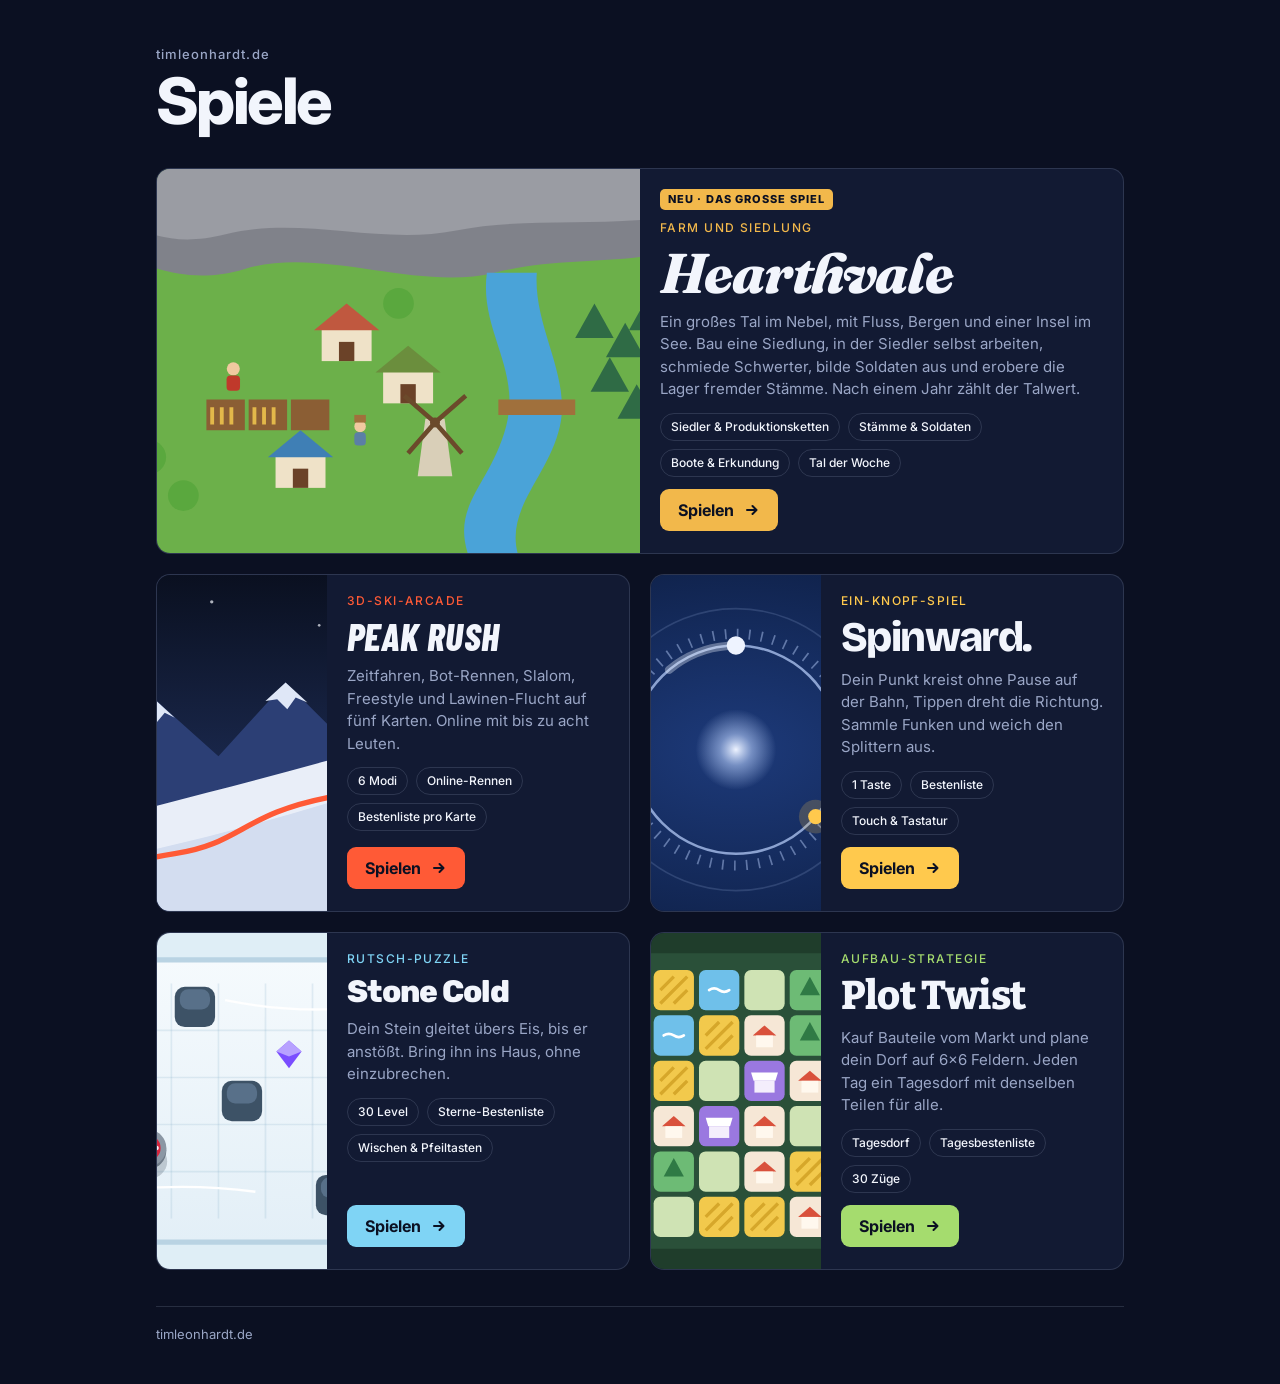
<file: index.html>
<!doctype html>
<html lang="de">
<head>
<meta charset="utf-8">
<meta name="viewport" content="width=device-width, initial-scale=1, viewport-fit=cover">
<script>
  // Alte Einladungslinks (timleonhardt.de/?room=…) und auf dem Homescreen installierte Apps landen weiter bei Peak Rush.
  (function () {
    var q = location.search;
    var standalone = navigator.standalone || (window.matchMedia && (matchMedia('(display-mode: fullscreen)').matches || matchMedia('(display-mode: standalone)').matches));
    if (/[?&]room=/.test(q) || standalone) location.replace('peak-rush/' + q + location.hash);
  })();
</script>
<meta name="theme-color" content="#0b1022">
<meta name="description" content="Browser-Spiele von timleonhardt.de: Peak Rush, eine 3D-Ski-Arcade, Spinward, ein Spiel mit einer Taste, Stone Cold, ein Rutsch-Puzzle mit 30 Leveln, Plot Twist, ein Aufbau-Strategiespiel mit Tagesbestenliste, und Hearthvale, Farm, Siedlung und fremde Stämme in einem ganzen Tal.">
<meta property="og:type" content="website">
<meta property="og:title" content="Spiele · timleonhardt.de">
<meta property="og:description" content="Peak Rush, Spinward, Stone Cold und Plot Twist, direkt im Browser spielen. Mit gemeinsamen Bestenlisten.">
<meta property="og:url" content="https://timleonhardt.de/">
<title>Spiele · timleonhardt.de</title>
<link rel="icon" href="data:image/svg+xml,%3Csvg xmlns='http://www.w3.org/2000/svg' viewBox='0 0 32 32'%3E%3Crect width='32' height='32' rx='7' fill='%230b1022'/%3E%3Cpath d='M12 9.5v13l10.5-6.5z' fill='%23f2f5fc'/%3E%3Ccircle cx='8' cy='24' r='2.4' fill='%23ff5a36'/%3E%3Ccircle cx='24.5' cy='8' r='2.4' fill='%23ffc94d'/%3E%3C/svg%3E">
<link rel="preconnect" href="https://fonts.googleapis.com">
<link rel="preconnect" href="https://fonts.gstatic.com" crossorigin>
<link rel="stylesheet" href="https://fonts.googleapis.com/css2?family=Barlow+Condensed:ital,wght@1,800&family=Bricolage+Grotesque:opsz,wght@12..96,800&family=Inter:wght@400;500;700;800&family=Rubik:wght@800&family=Bitter:wght@800&family=Fraunces:ital,opsz,wght@1,9..144,800&display=swap">
<style>
/* Layout: a short header, then one tile per game like boxes on a shelf; each tile keeps its game's own palette and type. */
:root {
  --night: #0b1022;
  --tile: #121a33;
  --rule: rgba(214, 224, 255, 0.14);
  --ink: #f2f5fc;
  --muted: #9aa6c6;
  --ski: #ff5a36;      /* Peak Rush accent */
  --orbit: #ffc94d;    /* Spinward accent */
  --ice: #7fd4f5;      /* Stone Cold accent */
  --farm: #a5dc6e;     /* Plot Twist accent */
  --vale: #f2b84b;     /* Hearthvale accent */
  --font-body: "Inter", ui-sans-serif, system-ui, -apple-system, "Segoe UI", sans-serif;
  --font-ski: "Barlow Condensed", "Arial Narrow", ui-sans-serif, sans-serif;
  --font-orbit: "Bricolage Grotesque", ui-sans-serif, system-ui, sans-serif;
  --font-ice: "Rubik", ui-rounded, ui-sans-serif, system-ui, sans-serif;
  --font-farm: "Bitter", ui-serif, Georgia, serif;
  --font-vale: "Fraunces", ui-serif, Georgia, serif;
  color-scheme: dark;
}
*, *::before, *::after { box-sizing: border-box; }
html { -webkit-text-size-adjust: 100%; }
body {
  margin: 0; min-height: 100vh;
  background: var(--night); color: var(--ink);
  font: 400 16px/1.5 var(--font-body);
}
.wrap {
  max-width: 1000px; margin: 0 auto;
  padding-top: calc(48px + env(safe-area-inset-top, 0px));
  padding-bottom: calc(40px + env(safe-area-inset-bottom, 0px));
  padding-left: max(16px, env(safe-area-inset-left, 0px));
  padding-right: max(16px, env(safe-area-inset-right, 0px));
  display: flex; flex-direction: column; gap: 36px;
}
header { display: flex; flex-direction: column; gap: 10px; }
.domain { margin: 0; font: 500 13px/1 var(--font-body); letter-spacing: 0.08em; color: var(--muted); }
h1 { margin: 0; font: 800 clamp(40px, 7vw, 64px)/0.95 var(--font-body); letter-spacing: -0.04em; text-wrap: balance; }

.games { display: grid; grid-template-columns: minmax(0, 1fr); gap: 20px; }
@media (min-width: 600px) {
  .games .tile { flex-direction: row; }
  .games .tile .art { width: 40%; flex: none; aspect-ratio: auto; height: auto; min-height: 230px; }
}
@media (min-width: 960px) {
  .games { grid-template-columns: repeat(2, minmax(0, 1fr)); }
  .games .tile .art { width: 36%; }
  .games .body { padding: 20px 20px 22px; }
}
.tile {
  display: flex; flex-direction: column; min-width: 0;
  background: var(--tile); border: 1px solid var(--rule); border-radius: 14px; overflow: hidden;
  color: inherit; text-decoration: none;
  transition: transform 0.2s ease, border-color 0.2s ease;
}
.tile:hover { transform: translateY(-3px); border-color: var(--accent); }
.tile:focus-visible { outline: 3px solid var(--accent); outline-offset: 3px; }
.art { display: block; width: 100%; height: auto; aspect-ratio: 16 / 10; max-width: 100%; }
.body { display: flex; flex-direction: column; gap: 12px; padding: 22px 22px 24px; flex: 1; }
.kind { margin: 0; font: 500 12px/1 var(--font-body); letter-spacing: 0.12em; text-transform: uppercase; color: var(--accent); }
.name { margin: 0; line-height: 0.9; }
.ski .name { font: italic 800 42px/0.9 var(--font-ski); text-transform: uppercase; letter-spacing: 0.01em; }
.orbit .name { font: 800 42px/0.9 var(--font-orbit); letter-spacing: -0.035em; }
.ice .name { font: 800 34px/0.95 var(--font-ice); letter-spacing: -0.03em; }
.farm .name { font: 800 40px/0.95 var(--font-farm); letter-spacing: -0.02em; }
@media (min-width: 960px) { .ski .name { font-size: 38px; } .ice .name { font-size: 31px; } }
.desc { margin: 0; color: var(--muted); font-size: 15px; }
.facts { list-style: none; margin: 0; padding: 0; display: flex; flex-wrap: wrap; gap: 8px; }
.facts li { font: 500 12px/1 var(--font-body); padding: 7px 10px; border: 1px solid var(--rule); border-radius: 999px; color: var(--ink); }
.play {
  margin-top: auto; align-self: flex-start;
  display: inline-flex; align-items: center; gap: 10px;
  font: 700 16px/1 var(--font-body); color: var(--night); background: var(--accent);
  padding: 13px 18px; border-radius: 9px;
}
.play svg { transition: transform 0.2s ease; }
.tile:hover .play svg { transform: translateX(3px); }
.ski { --accent: var(--ski); }
.orbit { --accent: var(--orbit); }
.ice { --accent: var(--ice); }
.farm { --accent: var(--farm); }
.vale { --accent: var(--vale); }
.vale .name { font: italic 800 48px/0.95 var(--font-vale); letter-spacing: -0.02em; }
.badge { align-self: flex-start; font: 800 11px/1 var(--font-body); letter-spacing: 0.1em; text-transform: uppercase; color: var(--night); background: var(--accent); padding: 5px 8px; border-radius: 5px; }
@media (min-width: 600px) { .games .tile.vale { grid-column: 1 / -1; } .games .tile.vale .art { width: 50%; min-height: 280px; } .vale .name { font-size: 56px; } }

/* Illustration motion */
.trail { stroke-dasharray: 420; stroke-dashoffset: 0; }
.tile:hover .trail { animation: carve 1.2s ease-out; }
.glider { animation: glide 3.2s cubic-bezier(.25,.6,.3,1) infinite; }
@keyframes glide { 0%, 12% { transform: translateX(-50px); } 55%, 100% { transform: translateX(0); } }
@keyframes carve { from { stroke-dashoffset: 420; } to { stroke-dashoffset: 0; } }
.orbiter { transform-box: view-box; transform-origin: 160px 104px; animation: spin 7s linear infinite; }
.blades { transform-box: view-box; transform-origin: 179px 132px; animation: spin 6s linear infinite; }
@keyframes spin { to { transform: rotate(360deg); } }

footer { color: var(--muted); font-size: 13px; border-top: 1px solid var(--rule); padding-top: 18px; }
footer p { margin: 0; }

@media (prefers-reduced-motion: reduce) {
  .tile, .play svg { transition: none; }
  .tile:hover { transform: none; }
  .orbiter, .tile:hover .trail, .glider, .blades { animation: none; }
}
@media (max-width: 420px) {
  .wrap { padding-top: calc(32px + env(safe-area-inset-top, 0px)); gap: 28px; }
  .body { padding: 18px 18px 20px; }
}
</style>
</head>
<body>
<div class="wrap">
  <header>
    <p class="domain">timleonhardt.de</p>
    <h1>Spiele</h1>
  </header>

  <main class="games">
    <a class="tile vale" href="hearthvale/">
      <svg class="art" viewBox="0 0 320 200" preserveAspectRatio="xMidYMid slice" role="img" aria-label="Tal mit Fluss, Feldern, Häusern und einer Windmühle">
        <rect width="320" height="200" fill="#6cb04a"/>
        <path d="M0 0h320v38c-40 14-70 6-110 16S120 40 80 52 20 40 0 46z" fill="#80828a"/>
        <path d="M0 0h320v22c-50 10-90 2-130 10S110 24 70 34 20 22 0 28z" fill="#9a9ca3"/>
        <path d="M206 54c-4 30 18 50 10 80s-28 40-20 66h26c-6-24 16-40 22-66s-14-52-12-80z" fill="#4aa3d8"/>
        <path d="M212 120h40v8h-40z" fill="#a0703c"/>
        <g fill="#2f6b45"><path d="M262 70l10 18h-20z"/><path d="M278 80l10 18h-20z"/><path d="M290 66l10 18h-20z"/><path d="M270 98l10 18h-20z"/><path d="M296 96l10 18h-20z"/><path d="M284 112l10 18h-20z"/></g>
        <g fill="#5aa83e"><circle cx="30" cy="150" r="9"/><circle cx="48" cy="170" r="8"/><circle cx="20" cy="180" r="8"/><circle cx="160" cy="70" r="8"/></g>
        <g fill="#8b5e34"><rect x="60" y="120" width="20" height="16"/><rect x="82" y="120" width="20" height="16"/><rect x="104" y="120" width="20" height="16"/></g>
        <g stroke="#e3b84a" stroke-width="2"><path d="M63 133v-9M68 133v-9M73 133v-9M85 133v-9M90 133v-9M95 133v-9"/></g>
        <g><rect x="120" y="82" width="26" height="18" fill="#efe2c8"/><path d="M116 84l17-14 17 14z" fill="#c0583f"/><rect x="129" y="90" width="8" height="10" fill="#6b4228"/></g>
        <g><rect x="152" y="104" width="26" height="18" fill="#efe2c8"/><path d="M148 106l17-14 17 14z" fill="#6b8e3d"/><rect x="161" y="112" width="8" height="10" fill="#6b4228"/></g>
        <g><rect x="96" y="148" width="26" height="18" fill="#efe2c8"/><path d="M92 150l17-14 17 14z" fill="#3f7fb5"/><rect x="105" y="156" width="8" height="10" fill="#6b4228"/></g>
        <g><path d="M170 160l4-30h10l4 30z" fill="#d9cfb8"/><g class="blades" stroke="#6b4a2b" stroke-width="2.4"><path d="M179 132l-16-14M179 132l16-14M179 132l-14 16M179 132l14 16"/></g><circle cx="179" cy="132" r="2.6" fill="#6b4a2b"/></g>
        <g><circle cx="140" cy="134" r="3" fill="#f1c9a0"/><rect x="137" y="137" width="6" height="7" rx="2" fill="#5b7fa6"/><rect x="137" y="128" width="6" height="4" fill="#a0703c"/></g>
        <g><circle cx="74" cy="104" r="3.4" fill="#f1c9a0"/><rect x="70.5" y="107.5" width="7" height="8" rx="2" fill="#c0392b"/></g>
      </svg>
      <div class="body">
        <span class="badge">Neu · das große Spiel</span>
        <p class="kind">Farm und Siedlung</p>
        <h2 class="name">Hearthvale</h2>
        <p class="desc">Ein großes Tal im Nebel, mit Fluss, Bergen und einer Insel im See. Bau eine Siedlung, in der Siedler selbst arbeiten, schmiede Schwerter, bilde Soldaten aus und erobere die Lager fremder Stämme. Nach einem Jahr zählt der Talwert.</p>
        <ul class="facts"><li>Siedler &amp; Produktionsketten</li><li>Stämme &amp; Soldaten</li><li>Boote &amp; Erkundung</li><li>Tal der Woche</li></ul>
        <span class="play">Spielen <svg width="16" height="16" viewBox="0 0 16 16" aria-hidden="true"><path d="M3 8h9M8.5 4l4 4-4 4" fill="none" stroke="currentColor" stroke-width="2" stroke-linecap="round" stroke-linejoin="round"/></svg></span>
      </div>
    </a>
    <a class="tile ski" href="peak-rush/">
      <svg class="art" viewBox="0 0 320 200" preserveAspectRatio="xMidYMid slice" role="img" aria-label="Verschneiter Hang mit orangefarbener Skispur">
        <defs>
          <linearGradient id="skiSky" x1="0" y1="0" x2="0" y2="1">
            <stop offset="0" stop-color="#0a1020"/>
            <stop offset="1" stop-color="#25386b"/>
          </linearGradient>
        </defs>
        <rect width="320" height="200" fill="url(#skiSky)"/>
        <g fill="#f2f5fc" opacity="0.7">
          <circle cx="34" cy="22" r="0.9"/><circle cx="88" cy="38" r="0.7"/><circle cx="142" cy="16" r="1"/>
          <circle cx="206" cy="30" r="0.8"/><circle cx="262" cy="14" r="0.9"/><circle cx="296" cy="44" r="0.7"/>
        </g>
        <path d="M0 132 L38 102 L66 116 L108 74 L146 108 L186 64 L226 104 L264 84 L320 118 L320 200 L0 200 Z" fill="#2c3f75"/>
        <path d="M108 74 L97 84 L104 83 L109 88 L114 82 L120 85 Z M186 64 L174 75 L181 74 L187 80 L192 73 L199 76 Z M264 84 L255 92 L261 91 L265 95 L270 90 L275 92 Z" fill="#dfe7f7"/>
        <path d="M0 200 L0 168 C 70 146, 150 128, 220 108 C 262 96, 292 84, 320 72 L320 200 Z" fill="#e9eef8"/>
        <path d="M0 200 L0 184 C 90 170, 170 150, 248 124 C 280 113, 302 104, 320 96 L320 200 Z" fill="#d3ddf0"/>
        <g fill="#0f1a33">
          <path d="M28 162 l6 -16 l6 16 z"/><path d="M40 166 l5 -13 l5 13 z"/>
          <path d="M232 110 l6 -17 l6 17 z"/><path d="M246 106 l5 -14 l5 14 z"/><path d="M300 84 l5 -15 l5 15 z"/>
        </g>
        <path class="trail" d="M286 86 C 246 104, 268 122, 214 132 S 160 160, 120 166 S 66 184, 34 194" fill="none" stroke="#ff5a36" stroke-width="3.2" stroke-linecap="round"/>
        <g transform="translate(286 86)">
          <circle r="5.5" fill="#ff5a36"/>
          <circle r="2.2" fill="#0a1020"/>
        </g>
      </svg>
      <div class="body">
        <p class="kind">3D-Ski-Arcade</p>
        <h2 class="name">Peak Rush</h2>
        <p class="desc">Zeitfahren, Bot-Rennen, Slalom, Freestyle und Lawinen-Flucht auf fünf Karten. Online mit bis zu acht Leuten.</p>
        <ul class="facts"><li>6 Modi</li><li>Online-Rennen</li><li>Bestenliste pro Karte</li></ul>
        <span class="play">Spielen <svg width="16" height="16" viewBox="0 0 16 16" aria-hidden="true"><path d="M3 8h9M8.5 4l4 4-4 4" fill="none" stroke="currentColor" stroke-width="2" stroke-linecap="round" stroke-linejoin="round"/></svg></span>
      </div>
    </a>

    <a class="tile orbit" href="spinward/">
      <svg class="art" viewBox="0 0 320 200" preserveAspectRatio="xMidYMid slice" role="img" aria-label="Kreisbahn mit weißem Punkt, goldenem Funken und roten Splittern">
        <defs>
          <radialGradient id="orbGlow" cx="0.5" cy="0.52" r="0.6">
            <stop offset="0" stop-color="#1d3a7a"/>
            <stop offset="1" stop-color="#0f2149"/>
          </radialGradient>
          <radialGradient id="orbCore" cx="0.5" cy="0.5" r="0.5">
            <stop offset="0" stop-color="#eef3ff"/>
            <stop offset="0.4" stop-color="#bcd3ff" stop-opacity="0.55"/>
            <stop offset="1" stop-color="#bcd3ff" stop-opacity="0"/>
          </radialGradient>
        </defs>
        <rect width="320" height="200" fill="url(#orbGlow)"/>
        <circle cx="160" cy="104" r="84" fill="none" stroke="#bcd3ff" stroke-opacity="0.16"/>
        <circle cx="160" cy="104" r="69" fill="none" stroke="#bcd3ff" stroke-opacity="0.45" stroke-width="6" stroke-dasharray="1 6.23"/>
        <circle cx="160" cy="104" r="62" fill="none" stroke="#bcd3ff" stroke-opacity="0.7" stroke-width="1.5"/>
        <circle cx="160" cy="104" r="24" fill="url(#orbCore)"/>
        <circle cx="207.5" cy="143.9" r="4.5" fill="#ffc94d"/>
        <circle cx="207.5" cy="143.9" r="10" fill="#ffc94d" opacity="0.2"/>
        <g fill="#ff6b7a">
          <path d="M60 48 l9 2 l-4 5 z" transform="rotate(30 64 50)"/>
          <path d="M262 64 l-9 3 l3 -6 z"/>
          <path d="M84 170 l7 -6 l1 6 z"/>
        </g>
        <g class="orbiter">
          <path d="M160 42 A 62 62 0 0 1 196 53.6" fill="none" stroke="#eef3ff" stroke-opacity="0.35" stroke-width="5" stroke-linecap="round" transform="rotate(-40 160 104)"/>
          <circle cx="160" cy="42" r="5.5" fill="#eef3ff"/>
        </g>
      </svg>
      <div class="body">
        <p class="kind">Ein-Knopf-Spiel</p>
        <h2 class="name">Spinward.</h2>
        <p class="desc">Dein Punkt kreist ohne Pause auf der Bahn, Tippen dreht die Richtung. Sammle Funken und weich den Splittern aus.</p>
        <ul class="facts"><li>1 Taste</li><li>Bestenliste</li><li>Touch &amp; Tastatur</li></ul>
        <span class="play">Spielen <svg width="16" height="16" viewBox="0 0 16 16" aria-hidden="true"><path d="M3 8h9M8.5 4l4 4-4 4" fill="none" stroke="currentColor" stroke-width="2" stroke-linecap="round" stroke-linejoin="round"/></svg></span>
      </div>
    </a>
    <a class="tile ice" href="stone-cold/">
      <svg class="art" viewBox="0 0 320 200" preserveAspectRatio="xMidYMid slice" role="img" aria-label="Eisfläche mit Felsen, einem roten Curlingstein und dem Haus als Ziel">
        <defs>
          <linearGradient id="iceRink" x1="0" y1="0" x2="0" y2="1">
            <stop offset="0" stop-color="#f5fafd"/>
            <stop offset="1" stop-color="#e3eff7"/>
          </linearGradient>
        </defs>
        <rect width="320" height="200" fill="#dfeef6"/>
        <rect x="20" y="16" width="280" height="168" rx="26" fill="url(#iceRink)" stroke="#b9d3e3" stroke-width="3"/>
        <g stroke="rgba(120,165,195,0.18)" stroke-width="1">
          <path d="M62 30v140M90 30v140M118 30v140M146 30v140M174 30v140M202 30v140M230 30v140M258 30v140"/>
          <path d="M34 58h252M34 86h252M34 114h252M34 142h252"/>
        </g>
        <path d="M48 160 q 60 -14 120 -6 M150 40 q 50 10 96 2" fill="none" stroke="#ffffff" stroke-width="1.4"/>
        <g>
          <rect x="260" y="60" width="24" height="24" rx="6" fill="#3d5266"/><rect x="263" y="61.5" width="18" height="12" rx="5" fill="#587089"/>
          <rect x="120" y="32" width="24" height="24" rx="6" fill="#3d5266"/><rect x="123" y="33.5" width="18" height="12" rx="5" fill="#587089"/>
          <rect x="36" y="60" width="24" height="24" rx="6" fill="#3d5266"/><rect x="39" y="61.5" width="18" height="12" rx="5" fill="#587089"/>
          <rect x="204" y="144" width="24" height="24" rx="6" fill="#3d5266"/><rect x="207" y="145.5" width="18" height="12" rx="5" fill="#587089"/>
          <rect x="148" y="88" width="24" height="24" rx="6" fill="#3d5266"/><rect x="151" y="89.5" width="18" height="12" rx="5" fill="#587089"/>
        </g>
        <g>
          <circle cx="244" cy="72" r="13" fill="#2a6fdb"/><circle cx="244" cy="72" r="9.8" fill="#ffffff"/>
          <circle cx="244" cy="72" r="6.4" fill="#d7263d"/><circle cx="244" cy="72" r="2.5" fill="#ffffff"/>
        </g>
        <path d="M188 64 l7.5 6.5 -7.5 10 -7.5 -10 z" fill="#7a4dff"/><path d="M188 64 l7.5 6.5 -7.5 3 -7.5 -3 z" fill="#b7a1ff"/>
        <g>
          <path d="M231 116 l7 -3 7 2 6 -1 4 6 -2 7 -6 4 -8 -1 -7 -4 -2 -6 z" fill="#1e5f8f" stroke="#ffffff" stroke-width="1.5"/>
        </g>
        <g fill="#ffffff">
          <circle cx="68" cy="40" r="7"/><circle cx="78" cy="42" r="6"/><circle cx="72" cy="47" r="6"/><circle cx="63" cy="46" r="5"/>
        </g>
        <path d="M84 121h-22M84 128h-30M84 135h-20" stroke="#9cc3da" stroke-width="2" stroke-linecap="round"/>
        <g class="glider">
          <ellipse cx="104" cy="133" rx="11.5" ry="10.5" fill="rgba(15,34,51,0.2)" transform="translate(0 3)"/>
          <circle cx="104" cy="129.5" r="11" fill="#6f7b88"/>
          <circle cx="104" cy="128" r="11" fill="#8b97a4"/>
          <circle cx="104" cy="128" r="7.6" fill="#d7263d"/>
          <rect x="97.5" y="126.6" width="13" height="2.8" rx="1.4" fill="#f2f5f8"/>
        </g>
      </svg>
      <div class="body">
        <p class="kind">Rutsch-Puzzle</p>
        <h2 class="name">Stone Cold</h2>
        <p class="desc">Dein Stein gleitet übers Eis, bis er anstößt. Bring ihn ins Haus, ohne einzubrechen.</p>
        <ul class="facts"><li>30 Level</li><li>Sterne-Bestenliste</li><li>Wischen &amp; Pfeiltasten</li></ul>
        <span class="play">Spielen <svg width="16" height="16" viewBox="0 0 16 16" aria-hidden="true"><path d="M3 8h9M8.5 4l4 4-4 4" fill="none" stroke="currentColor" stroke-width="2" stroke-linecap="round" stroke-linejoin="round"/></svg></span>
      </div>
    </a>
    <a class="tile farm" href="plot-twist/">
      <svg class="art" viewBox="0 0 320 200" preserveAspectRatio="xMidYMid slice" role="img" aria-label="Dorfplan aus Feldern, Wäldern, Häusern, Teichen und einem Markt auf einem 6 mal 6 Raster">
        <rect width="320" height="200" fill="#1f3d2b"/>
        <rect x="74" y="12" width="172" height="176" rx="14" fill="#2a5039"/>
        <g>
          <rect x="84" y="22" width="24" height="24" rx="4" fill="#f2c94c"/>
          <path d="M88 42L104 26M88 34L96 26M96 42L104 34" stroke="#d6a72a" stroke-width="2"/>
          <rect x="111" y="22" width="24" height="24" rx="4" fill="#f2c94c"/>
          <path d="M115 42L131 26M115 34L123 26M123 42L131 34" stroke="#d6a72a" stroke-width="2"/>
          <rect x="138" y="22" width="24" height="24" rx="4" fill="#6fc0ea"/>
          <path d="M144 34q3-2 6 0t6 0" fill="none" stroke="#fff" stroke-width="1.6" stroke-linecap="round"/>
          <rect x="165" y="22" width="24" height="24" rx="4" fill="#cfe3b4"/>
          <rect x="192" y="22" width="24" height="24" rx="4" fill="#6dbb75"/>
          <path d="M204 26l6 11h-12z" fill="#2f7a45"/>
          <rect x="219" y="22" width="24" height="24" rx="4" fill="#6dbb75"/>
          <path d="M231 26l6 11h-12z" fill="#2f7a45"/>
          <rect x="84" y="49" width="24" height="24" rx="4" fill="#f2c94c"/>
          <path d="M88 69L104 53M88 61L96 53M96 69L104 61" stroke="#d6a72a" stroke-width="2"/>
          <rect x="111" y="49" width="24" height="24" rx="4" fill="#6fc0ea"/>
          <path d="M117 61q3-2 6 0t6 0" fill="none" stroke="#fff" stroke-width="1.6" stroke-linecap="round"/>
          <rect x="138" y="49" width="24" height="24" rx="4" fill="#f2c94c"/>
          <path d="M142 69L158 53M142 61L150 53M150 69L158 61" stroke="#d6a72a" stroke-width="2"/>
          <rect x="165" y="49" width="24" height="24" rx="4" fill="#f6e7d6"/>
          <path d="M170 61l7-6 7 6z" fill="#d9513c"/><rect x="172" y="61" width="10" height="7" fill="#fff8ee"/>
          <rect x="192" y="49" width="24" height="24" rx="4" fill="#6dbb75"/>
          <path d="M204 53l6 11h-12z" fill="#2f7a45"/>
          <rect x="219" y="49" width="24" height="24" rx="4" fill="#6dbb75"/>
          <path d="M231 53l6 11h-12z" fill="#2f7a45"/>
          <rect x="84" y="76" width="24" height="24" rx="4" fill="#f6e7d6"/>
          <path d="M89 88l7-6 7 6z" fill="#d9513c"/><rect x="91" y="88" width="10" height="7" fill="#fff8ee"/>
          <rect x="111" y="76" width="24" height="24" rx="4" fill="#f2c94c"/>
          <path d="M115 96L131 80M115 88L123 80M123 96L131 88" stroke="#d6a72a" stroke-width="2"/>
          <rect x="138" y="76" width="24" height="24" rx="4" fill="#cfe3b4"/>
          <rect x="165" y="76" width="24" height="24" rx="4" fill="#9a78e0"/>
          <path d="M169 83h16l-1.5 5h-13z" fill="#fff"/><rect x="171" y="88" width="12" height="7" fill="#f4eefc"/>
          <rect x="192" y="76" width="24" height="24" rx="4" fill="#f6e7d6"/>
          <path d="M197 88l7-6 7 6z" fill="#d9513c"/><rect x="199" y="88" width="10" height="7" fill="#fff8ee"/>
          <rect x="219" y="76" width="24" height="24" rx="4" fill="#6dbb75"/>
          <path d="M231 80l6 11h-12z" fill="#2f7a45"/>
          <rect x="84" y="103" width="24" height="24" rx="4" fill="#6dbb75"/>
          <path d="M96 107l6 11h-12z" fill="#2f7a45"/>
          <rect x="111" y="103" width="24" height="24" rx="4" fill="#f6e7d6"/>
          <path d="M116 115l7-6 7 6z" fill="#d9513c"/><rect x="118" y="115" width="10" height="7" fill="#fff8ee"/>
          <rect x="138" y="103" width="24" height="24" rx="4" fill="#9a78e0"/>
          <path d="M142 110h16l-1.5 5h-13z" fill="#fff"/><rect x="144" y="115" width="12" height="7" fill="#f4eefc"/>
          <rect x="165" y="103" width="24" height="24" rx="4" fill="#f6e7d6"/>
          <path d="M170 115l7-6 7 6z" fill="#d9513c"/><rect x="172" y="115" width="10" height="7" fill="#fff8ee"/>
          <rect x="192" y="103" width="24" height="24" rx="4" fill="#cfe3b4"/>
          <rect x="219" y="103" width="24" height="24" rx="4" fill="#f2c94c"/>
          <path d="M223 123L239 107M223 115L231 107M231 123L239 115" stroke="#d6a72a" stroke-width="2"/>
          <rect x="84" y="130" width="24" height="24" rx="4" fill="#6dbb75"/>
          <path d="M96 134l6 11h-12z" fill="#2f7a45"/>
          <rect x="111" y="130" width="24" height="24" rx="4" fill="#6dbb75"/>
          <path d="M123 134l6 11h-12z" fill="#2f7a45"/>
          <rect x="138" y="130" width="24" height="24" rx="4" fill="#cfe3b4"/>
          <rect x="165" y="130" width="24" height="24" rx="4" fill="#f6e7d6"/>
          <path d="M170 142l7-6 7 6z" fill="#d9513c"/><rect x="172" y="142" width="10" height="7" fill="#fff8ee"/>
          <rect x="192" y="130" width="24" height="24" rx="4" fill="#f2c94c"/>
          <path d="M196 150L212 134M196 142L204 134M204 150L212 142" stroke="#d6a72a" stroke-width="2"/>
          <rect x="219" y="130" width="24" height="24" rx="4" fill="#6fc0ea"/>
          <path d="M225 142q3-2 6 0t6 0" fill="none" stroke="#fff" stroke-width="1.6" stroke-linecap="round"/>
          <rect x="84" y="157" width="24" height="24" rx="4" fill="#6dbb75"/>
          <path d="M96 161l6 11h-12z" fill="#2f7a45"/>
          <rect x="111" y="157" width="24" height="24" rx="4" fill="#cfe3b4"/>
          <rect x="138" y="157" width="24" height="24" rx="4" fill="#f2c94c"/>
          <path d="M142 177L158 161M142 169L150 161M150 177L158 169" stroke="#d6a72a" stroke-width="2"/>
          <rect x="165" y="157" width="24" height="24" rx="4" fill="#f2c94c"/>
          <path d="M169 177L185 161M169 169L177 161M177 177L185 169" stroke="#d6a72a" stroke-width="2"/>
          <rect x="192" y="157" width="24" height="24" rx="4" fill="#f6e7d6"/>
          <path d="M197 169l7-6 7 6z" fill="#d9513c"/><rect x="199" y="169" width="10" height="7" fill="#fff8ee"/>
          <rect x="219" y="157" width="24" height="24" rx="4" fill="#f2c94c"/>
          <path d="M223 177L239 161M223 169L231 161M231 177L239 169" stroke="#d6a72a" stroke-width="2"/>
        </g>
        <g transform="translate(262 150)">
          <circle r="11" fill="#f2c94c"/><circle r="11" fill="none" stroke="#c99a1b" stroke-width="2.4"/>
          <path d="M-3.5 -4.5h5a3 3 0 0 1 0 6h-5v-6zM-3.5 1.5v4" stroke="#8a6512" stroke-width="2" fill="none" stroke-linecap="round"/>
        </g>
      </svg>
      <div class="body">
        <p class="kind">Aufbau-Strategie</p>
        <h2 class="name">Plot Twist</h2>
        <p class="desc">Kauf Bauteile vom Markt und plane dein Dorf auf 6×6 Feldern. Jeden Tag ein Tagesdorf mit denselben Teilen für alle.</p>
        <ul class="facts"><li>Tagesdorf</li><li>Tagesbestenliste</li><li>30 Züge</li></ul>
        <span class="play">Spielen <svg width="16" height="16" viewBox="0 0 16 16" aria-hidden="true"><path d="M3 8h9M8.5 4l4 4-4 4" fill="none" stroke="currentColor" stroke-width="2" stroke-linecap="round" stroke-linejoin="round"/></svg></span>
      </div>
    </a>
  </main>

  <footer>
    <p>timleonhardt.de</p>
  </footer>
</div>
</body>
</html>
</file>
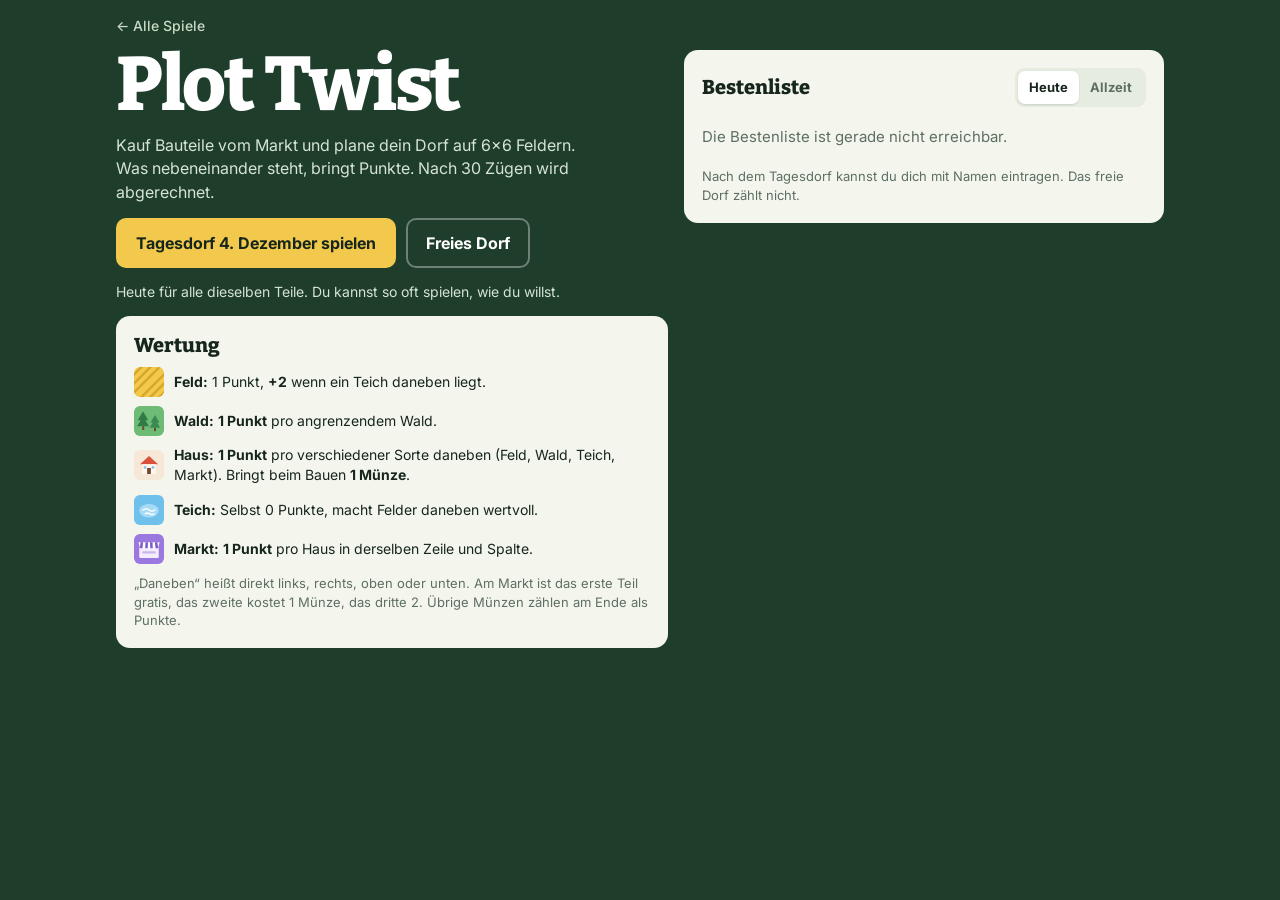
<file: dorfplan/index.html>
<!doctype html>
<html lang="de">
<head>
<meta charset="utf-8">
<meta name="viewport" content="width=device-width, initial-scale=1">
<title>Plot Twist</title>
<link rel="canonical" href="https://timleonhardt.de/plot-twist/">
<meta http-equiv="refresh" content="0; url=../plot-twist/">
<script>location.replace('../plot-twist/' + location.search + location.hash);</script>
</head>
<body style="margin:0;padding:24px;background:#0b1022;color:#f2f5fc;font:16px/1.5 system-ui,sans-serif">
<p>Dorfplan heißt jetzt Plot Twist. <a href="../plot-twist/" style="color:#ffc94d">Weiter zu Plot Twist</a></p>
</body>
</html>
</file>
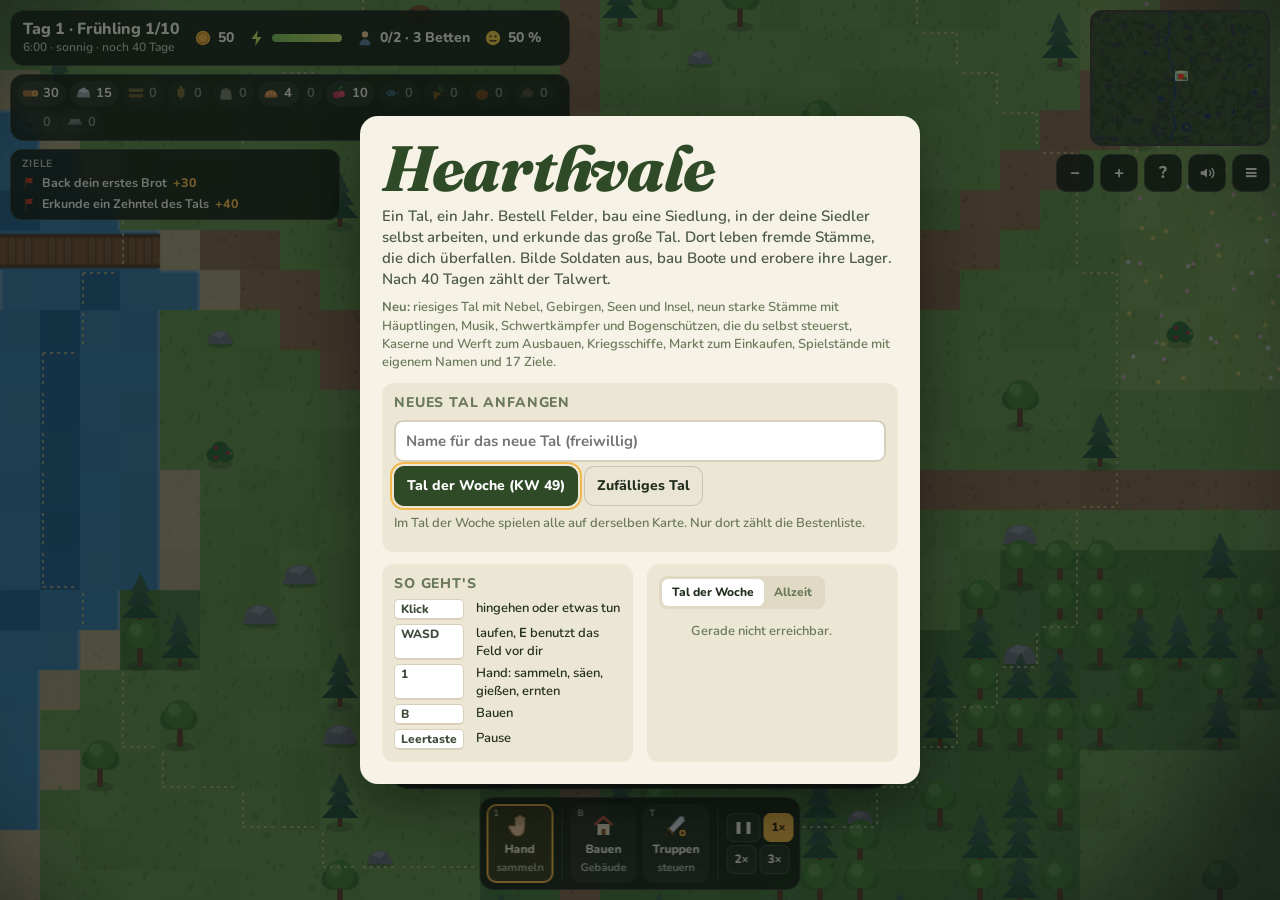
<file: hearthvale/index.html>
<!doctype html>
<html lang="de">
<head>
<meta charset="utf-8">
<meta name="viewport" content="width=device-width, initial-scale=1, viewport-fit=cover, user-scalable=no">
<meta name="theme-color" content="#1b2a20">
<meta name="description" content="Hearthvale: Farm und Siedlung in einem großen Tal. Bestell Felder, bau Häuser, Mühlen und Schmieden, erkunde das Tal, wehr fremde Stämme ab und erobere ihre Lager. Ein Jahr, ein Talwert, eine Bestenliste.">
<meta property="og:type" content="website">
<meta property="og:title" content="Hearthvale">
<meta property="og:description" content="Farm und Siedlung in einem Tal: Felder, Siedler, Produktionsketten und das Tal der Woche.">
<meta property="og:url" content="https://timleonhardt.de/hearthvale/">
<title>Hearthvale</title>
<link rel="icon" href="data:image/svg+xml,%3Csvg xmlns='http://www.w3.org/2000/svg' viewBox='0 0 32 32'%3E%3Crect width='32' height='32' rx='7' fill='%231b2a20'/%3E%3Cpath d='M4 26 13 13l5 7 3-4 7 10z' fill='%236cb04a'/%3E%3Cpath d='M12 18h8v8h-8z' fill='%23efe2c8'/%3E%3Cpath d='M11 18.5 16 13l5 5.5z' fill='%23c0583f'/%3E%3Ccircle cx='24' cy='8' r='3' fill='%23f2b84b'/%3E%3C/svg%3E">
<link rel="preconnect" href="https://fonts.googleapis.com">
<link rel="preconnect" href="https://fonts.gstatic.com" crossorigin>
<link rel="stylesheet" href="https://fonts.googleapis.com/css2?family=Fraunces:ital,opsz,wght@0,9..144,700;1,9..144,800&family=Nunito:wght@500;700;800&display=swap">
<style>
/* Layout: the valley fills the screen; HUD in the top corners, tools at the bottom, a side panel for buildings, modals for start, day end and year end. */
:root {
  --glass: rgba(20, 30, 24, 0.86);
  --glass-2: rgba(30, 44, 35, 0.92);
  --line: rgba(255, 255, 255, 0.12);
  --ink: #f3f1e8;
  --muted: #b7c2b4;
  --honey: #f2b84b;        /* accent */
  --leaf: #7cc35a;
  --bad: #f07a6a;
  --paper: #f6f2e6;
  --paper-ink: #24301f;
  --font: "Nunito", ui-rounded, ui-sans-serif, system-ui, -apple-system, "Segoe UI", sans-serif;
  --font-display: "Fraunces", ui-serif, Georgia, serif;
  color-scheme: dark;
}
* { box-sizing: border-box; }
[hidden] { display: none !important; }
html, body { height: 100%; margin: 0; overflow: hidden; background: #1b2a20; color: var(--ink); font: 600 14px/1.4 var(--font); -webkit-tap-highlight-color: transparent; -webkit-text-size-adjust: 100%; }
button { font: inherit; color: inherit; cursor: pointer; }
:focus-visible { outline: 2px solid var(--honey); outline-offset: 2px; }
#world { position: fixed; inset: 0; width: 100%; height: 100%; display: block; touch-action: none; }
.glass { background: var(--glass); border: 1px solid var(--line); border-radius: 14px; backdrop-filter: blur(6px); -webkit-backdrop-filter: blur(6px); }
.ico { width: 18px; height: 18px; flex: none; display: inline-block; vertical-align: middle; }

/* HUD oben links */
.hud { position: fixed; top: calc(10px + env(safe-area-inset-top, 0px)); left: max(10px, env(safe-area-inset-left, 0px)); display: flex; flex-direction: column; gap: 8px; max-width: calc(100vw - 210px); pointer-events: none; }
.hud > * { pointer-events: auto; }
.clock { padding: 10px 12px; display: flex; flex-wrap: wrap; align-items: center; gap: 6px 14px; }
.clock .when { display: flex; flex-direction: column; }
.clock .when b { font: 800 16px/1.1 var(--font); }
.clock .when span { color: var(--muted); font-size: 12px; }
.stat { display: inline-flex; align-items: center; gap: 6px; font-weight: 800; font-variant-numeric: tabular-nums; }
.energy { display: inline-flex; align-items: center; gap: 6px; background: none; border: 0; padding: 0; }
.stat.mood { background: none; border: 0; padding: 0; color: inherit; }
.stat.mood.good #hMoodV { color: #9fe08a; }
.stat.mood.bad #hMoodV { color: #ff9a8a; }
.energy .bar { width: 70px; height: 8px; border-radius: 4px; background: rgba(255,255,255,0.15); overflow: hidden; }
.energy .bar i { display: block; height: 100%; background: linear-gradient(90deg, #7cc35a, #c8e06a); }
.energy.low .bar i { background: var(--bad); }
.res { display: flex; flex-wrap: wrap; gap: 4px; padding: 6px; max-width: 560px; }
.chip { display: inline-flex; align-items: center; gap: 4px; padding: 3px 7px 3px 4px; border-radius: 999px; background: rgba(255,255,255,0.06); font-weight: 800; font-size: 13px; font-variant-numeric: tabular-nums; }
.chip.zero { opacity: 0.45; }
.chip.pulse { animation: pulse 0.6s ease; }
@keyframes pulse { 40% { background: rgba(242,184,75,0.45); } }

.goals { display: flex; flex-direction: column; align-items: flex-start; gap: 3px; padding: 7px 11px; max-width: 330px; text-align: left; border-radius: 12px; }
.goals b { font-size: 10.5px; text-transform: uppercase; letter-spacing: 0.08em; color: var(--muted); }
.goals span { display: flex; align-items: center; gap: 6px; font-size: 12.5px; font-weight: 700; }
.goals span .ico { width: 14px; height: 14px; }
.goals i { font-style: normal; color: var(--honey); font-weight: 800; }
.troops { display: flex; flex-wrap: wrap; align-items: center; gap: 4px 12px; padding: 7px 11px; max-width: 560px; border-radius: 12px; text-align: left; }
.troops b { font-size: 10.5px; text-transform: uppercase; letter-spacing: 0.08em; color: var(--muted); }
.troops span { display: inline-flex; align-items: center; gap: 4px; font-weight: 800; font-size: 14px; font-variant-numeric: tabular-nums; }
.troops i { font-style: normal; font-weight: 700; font-size: 12.5px; color: var(--muted); }
.troops .away { color: var(--honey); font-size: 12.5px; }
.alert { align-self: flex-start; padding: 6px 12px; border-radius: 999px; background: rgba(150, 36, 28, 0.92); border: 2px solid #fff; font-weight: 800; animation: alarm 0.9s ease-in-out infinite alternate; }
@keyframes alarm { to { background: rgba(200, 60, 40, 0.95); } }

/* oben rechts */
.topright { position: fixed; top: calc(10px + env(safe-area-inset-top, 0px)); right: max(10px, env(safe-area-inset-right, 0px)); display: flex; flex-direction: column; align-items: flex-end; gap: 8px; }
#mini { width: 180px; height: 144px; border-radius: 12px; border: 2px solid rgba(255,255,255,0.18); display: block; background: #111; image-rendering: pixelated; cursor: pointer; touch-action: none; }
.backbtn { display: inline-flex; align-items: center; gap: 6px; padding: 7px 12px; border-radius: 999px; font-weight: 800; font-size: 13px; }
.backbtn:hover { border-color: rgba(255,255,255,0.35); }
.backbtn svg { width: 15px; height: 15px; }
.btnrow { display: flex; gap: 6px; }
.ibtn { width: 38px; height: 38px; border-radius: 10px; display: grid; place-items: center; background: var(--glass); border: 1px solid var(--line); font-weight: 800; font-size: 17px; }
.ibtn:hover { border-color: rgba(255,255,255,0.35); }

/* Werkzeugleiste unten */
.bottom { position: fixed; left: 50%; transform: translateX(-50%); bottom: calc(10px + env(safe-area-inset-bottom, 0px)); display: flex; flex-direction: column; align-items: center; gap: 8px; width: max-content; max-width: calc(100vw - 20px); }
.hint { padding: 6px 12px; font-size: 13px; color: var(--ink); border-radius: 999px; max-width: 92vw; text-align: center; }
.tools { display: flex; align-items: stretch; gap: 6px; padding: 6px; flex-wrap: wrap; justify-content: center; }
.tool { position: relative; min-width: 62px; padding: 7px 8px 6px; border-radius: 10px; background: rgba(255,255,255,0.05); border: 2px solid transparent; display: flex; flex-direction: column; align-items: center; gap: 2px; font-size: 12px; font-weight: 800; }
.tool svg { width: 26px; height: 26px; }
.tool small { color: var(--muted); font-size: 11px; font-weight: 700; font-variant-numeric: tabular-nums; }
.tool.sel { border-color: var(--honey); background: rgba(242,184,75,0.14); }
.tool kbd { position: absolute; top: 3px; left: 5px; font: 700 9px/1 var(--font); color: var(--muted); }
.sep { width: 1px; background: var(--line); margin: 4px 2px; }
.speed { display: flex; flex-direction: column; gap: 3px; justify-content: center; }
.speed div { display: flex; gap: 3px; }
.speed button { min-width: 30px; padding: 5px 6px; border-radius: 7px; border: 1px solid var(--line); background: rgba(255,255,255,0.05); font-size: 12px; font-weight: 800; }
.speed button.sel { background: var(--honey); color: #2a1e08; border-color: var(--honey); }

/* Seitenpanel */
.panel { position: fixed; right: max(10px, env(safe-area-inset-right, 0px)); top: calc(200px + env(safe-area-inset-top, 0px)); width: 330px; max-width: calc(100vw - 20px); max-height: calc(100vh - 300px); overflow-y: auto; padding: 14px; background: var(--glass-2); }
.panel h2 { margin: 0; font: 700 21px/1.1 var(--font-display); }
.panel .head { display: flex; justify-content: space-between; align-items: flex-start; gap: 10px; margin-bottom: 8px; }
.panel .x { background: none; border: 0; font-size: 22px; line-height: 1; color: var(--muted); padding: 0 2px; }
.panel p { margin: 6px 0; color: var(--muted); }
.panel .row { display: flex; justify-content: space-between; align-items: center; gap: 8px; padding: 6px 0; border-top: 1px solid var(--line); }
.panel .row:first-of-type { border-top: 0; }
.btn { display: inline-flex; align-items: center; justify-content: center; gap: 6px; padding: 9px 12px; border-radius: 10px; border: 1px solid var(--line); background: rgba(255,255,255,0.07); font-weight: 800; }
.btn:hover:not(:disabled) { border-color: rgba(255,255,255,0.35); }
.btn:disabled { opacity: 0.45; cursor: default; }
.btn.primary { background: var(--honey); color: #2a1e08; border-color: var(--honey); }
.btn.small { padding: 5px 8px; font-size: 12px; border-radius: 8px; }
.btn.small.on { border-color: var(--honey); background: rgba(242,184,75,0.22); }
.btn.danger { color: var(--bad); }
.actions { display: flex; flex-wrap: wrap; gap: 6px; margin-top: 10px; }
.blist { display: flex; flex-direction: column; gap: 6px; }
.blist h3 { margin: 8px 0 0; font: 800 11px/1.2 var(--font); text-transform: uppercase; letter-spacing: 0.08em; color: var(--muted); }
.blist h3:first-child { margin-top: 0; }
.panel h2 .dot { display: inline-block; width: 13px; height: 13px; border-radius: 50%; margin-right: 8px; vertical-align: 1px; border: 2px solid rgba(255,255,255,0.6); }
.stepper { display: inline-flex; align-items: center; gap: 6px; }
.stepper b { min-width: 2ch; text-align: center; font-variant-numeric: tabular-nums; }
.troopbox { display: grid; gap: 6px; margin: 8px 0 4px; }
.tb { display: grid; grid-template-columns: auto 1fr auto; grid-template-areas: "i n c" "i s c"; align-items: center; gap: 0 10px; padding: 8px 11px; border-radius: 11px; background: rgba(255,255,255,0.07); }
.tb .tbicon { grid-area: i; display: flex; } .tb .tbicon .ico { width: 28px; height: 28px; }
.tb .tbname { grid-area: n; font-weight: 800; }
.tb .tbstat { grid-area: s; color: var(--muted); font-size: 12px; font-weight: 700; }
.tb .tbn { grid-area: c; font: 800 28px/1 var(--font-display); font-variant-numeric: tabular-nums; }
.panel h3.sub { margin: 12px 0 2px; font: 800 11px/1.2 var(--font); text-transform: uppercase; letter-spacing: 0.08em; color: var(--muted); }
.orow { display: grid; grid-template-columns: 1fr auto; gap: 4px 8px; align-items: center; padding: 7px 0; border-top: 1px solid var(--line); }
.orow .n { display: flex; align-items: center; gap: 6px; font-weight: 800; }
.orow .auto { grid-column: 1 / -1; flex-wrap: wrap; }
.mtabs { display: flex; gap: 6px; margin: 8px 0 4px; }
.card h3.mh { margin: 14px 0 4px; font: 800 14px/1.2 var(--font); text-transform: uppercase; letter-spacing: 0.06em; color: #6b7a5a; }
.qlist .pair { display: inline-flex; align-items: center; gap: 4px; font-weight: 800; }
.panel ul.tips { margin: 10px 0 0; padding-left: 18px; color: var(--muted); font-size: 12.5px; font-weight: 600; }
.panel ul.tips li { margin: 3px 0; }
.card label.check { display: inline-flex; align-items: center; gap: 6px; margin-right: 16px; font-weight: 700; color: #3d4a38; cursor: pointer; }
.card label.check input { width: 18px; height: 18px; accent-color: #2f4a26; }
.panel .selsum { display: none; font-weight: 800; color: var(--ink); }
.qlist { list-style: none; padding: 0 !important; margin: 8px 0 !important; display: flex; flex-direction: column; gap: 4px; }
.qlist li { display: grid; grid-template-columns: 1.6em 1fr auto; align-items: center; gap: 6px; padding: 6px 8px; border-radius: 9px; background: #ece6d4; }
.qlist li.done { opacity: 0.6; }
.qlist li.done span:nth-child(2) { text-decoration: line-through; }
.qlist .q { font-weight: 800; color: #2f4a26; text-align: center; }
.bitem { text-align: left; display: grid; grid-template-columns: 1fr auto; gap: 2px 10px; padding: 9px 10px; border-radius: 10px; border: 1px solid var(--line); background: rgba(255,255,255,0.04); }
.bitem:hover:not(:disabled) { border-color: var(--honey); }
.bitem:disabled { opacity: 0.55; cursor: default; }
.bitem b { font-weight: 800; }
.bitem .cost { display: flex; gap: 4px; flex-wrap: wrap; justify-content: flex-end; }
.bitem .desc { grid-column: 1 / -1; color: var(--muted); font-size: 12px; font-weight: 600; }
.cost .chip.miss { color: var(--bad); background: rgba(240,122,106,0.12); }
.prog { height: 8px; border-radius: 4px; background: rgba(255,255,255,0.12); overflow: hidden; margin: 6px 0; }
.prog i { display: block; height: 100%; background: var(--honey); }
.sellrow { display: grid; grid-template-columns: minmax(0, 1fr) auto; gap: 6px; align-items: center; padding: 6px 0; border-top: 1px solid var(--line); }
.sellrow .n { display: flex; align-items: center; gap: 6px; min-width: 0; }
.sellrow .n span { overflow: hidden; text-overflow: ellipsis; white-space: nowrap; }
.sellrow .b { display: flex; gap: 4px; }
.auto { display: flex; align-items: center; gap: 6px; font-size: 12px; color: var(--muted); grid-column: 1 / -1; }
.auto input[type=number] { width: 54px; background: rgba(0,0,0,0.25); color: var(--ink); border: 1px solid var(--line); border-radius: 6px; padding: 3px 5px; font: inherit; }

/* Toasts */
.toasts { position: fixed; left: 50%; transform: translateX(-50%); top: calc(12px + env(safe-area-inset-top, 0px)); display: flex; flex-direction: column; gap: 6px; align-items: center; pointer-events: none; z-index: 5; }
.toast { padding: 8px 14px; border-radius: 999px; background: var(--glass-2); border: 1px solid var(--line); font-weight: 800; animation: tin 0.25s ease; }
@keyframes tin { from { transform: translateY(-8px); opacity: 0; } }

/* Modals */
.modal { position: fixed; inset: 0; z-index: 10; display: grid; place-items: center; padding: 16px; background: rgba(10, 16, 12, 0.55); overflow-y: auto; }
.card { width: min(560px, 100%); background: var(--paper); color: var(--paper-ink); border-radius: 18px; padding: 22px; box-shadow: 0 20px 60px rgba(0,0,0,0.4); margin: auto; }
.card h1 { margin: 0; font: italic 800 clamp(44px, 9vw, 64px)/0.95 var(--font-display); letter-spacing: -0.02em; color: #2f4a26; }
.card h2 { margin: 0 0 6px; font: 700 26px/1.1 var(--font-display); color: #2f4a26; }
.card p { margin: 8px 0; color: #4d5a48; font-weight: 600; }
.card .lead { font-size: 15px; }
.card .btn { border-color: rgba(0,0,0,0.15); background: #ebe5d3; color: var(--paper-ink); }
.card .btn.primary { background: #2f4a26; color: #fff; border-color: #2f4a26; }
.card .grid2 { display: grid; grid-template-columns: repeat(auto-fit, minmax(200px, 1fr)); gap: 14px; margin-top: 12px; }
.card .box { background: #ece6d4; border-radius: 12px; padding: 12px; }
.card .box h3 { margin: 0 0 6px; font: 800 14px/1.2 var(--font); text-transform: uppercase; letter-spacing: 0.06em; color: #6b7a5a; }
.card ul { margin: 0; padding-left: 18px; color: #3d4a38; font-weight: 600; }
.card li { margin: 2px 0; }
.card .chips { display: flex; flex-wrap: wrap; gap: 5px; }
.card .chip { background: #fff8e6; color: var(--paper-ink); }
.card .big { font: 800 56px/1 var(--font-display); color: #2f4a26; font-variant-numeric: tabular-nums; }
.card dl { display: grid; grid-template-columns: 1fr auto; gap: 4px 14px; margin: 8px 0; }
.card dd { margin: 0; font-weight: 800; text-align: right; font-variant-numeric: tabular-nums; }
.keys { display: grid; grid-template-columns: auto 1fr; gap: 4px 12px; font-size: 13px; }
.keys kbd { font: 800 12px/1 var(--font); background: #fff; border: 1px solid #d8d0bb; border-bottom-width: 2px; border-radius: 5px; padding: 3px 6px; color: #3d4a38; }
.lb ol { list-style: none; margin: 0; padding: 0; }
.lb li { display: grid; grid-template-columns: 2.2ch 1fr auto; gap: 8px; padding: 5px 6px; border-radius: 7px; }
.lb li.me { background: #fbe7b0; }
.lb li .r { color: #8a947f; font-weight: 800; text-align: right; }
.lb li .s { font-weight: 800; font-variant-numeric: tabular-nums; }
.lb .tabs { display: inline-flex; background: #e0d9c4; border-radius: 8px; padding: 3px; margin-bottom: 6px; }
.lb .tabs button { border: 0; background: none; padding: 5px 10px; border-radius: 6px; font-weight: 800; font-size: 12px; color: #6b7a5a; }
.lb .tabs button[aria-selected="true"] { background: #fff; color: var(--paper-ink); }
.namerow { display: flex; gap: 6px; margin-top: 8px; }
.namerow input { flex: 1; min-width: 0; font: 700 15px var(--font); padding: 9px 10px; border-radius: 9px; border: 2px solid #d8d0bb; background: #fff; color: var(--paper-ink); }
.muted { color: #6b7a5a !important; font-size: 13px; }
.slots { display: flex; flex-direction: column; gap: 8px; }
.slot { display: flex; flex-wrap: wrap; justify-content: space-between; align-items: center; gap: 8px 12px; background: #f7f2e3; border-radius: 10px; padding: 10px 12px; }
.slot-info { display: flex; flex-direction: column; min-width: 0; }
.slot-info b { font-weight: 800; color: #2f4a26; }
.slot-btns { display: flex; gap: 6px; align-items: center; }
.slot .namerow { flex: 1 1 100%; margin-top: 0; }

@media (max-width: 720px) {
  #mini { width: 120px; height: 96px; }
  .hud { max-width: calc(100vw - 150px); }
  .res { max-width: 100%; }
  .goals span + span { display: none; }
  .troops .lbl { display: none; }
  .panel.troopmode { max-height: 30vh; }
  .panel.troopmode .troopbox, .panel.troopmode .tips { display: none; }
  .panel.troopmode .selsum { display: block; }
  .res .chip.zero { display: none; }
  .chip { font-size: 12px; }
  .panel { top: auto; bottom: calc(150px + env(safe-area-inset-bottom, 0px)); max-height: 45vh; width: calc(100vw - 20px); }
  .tool { min-width: 52px; padding: 6px 5px; }
  .tool svg { width: 22px; height: 22px; }
  .clock .energy .bar { width: 50px; }
}
</style>
</head>
<body>
<canvas id="world" aria-label="Das Tal. Klick auf ein Feld, um dorthin zu gehen oder etwas zu tun."></canvas>

<div class="hud">
  <div class="glass clock">
    <div class="when"><b id="hDay">Tag 1 · Frühling</b><span id="hTime">6:00 · sonnig</span></div>
    <span class="stat" title="Münzen"><svg class="ico" viewBox="0 0 20 20"><circle cx="10" cy="10" r="8" fill="#f2b84b"/><circle cx="10" cy="10" r="5.5" fill="none" stroke="#c98a1b" stroke-width="1.5"/></svg><span id="hCoins">50</span></span>
    <button class="energy" id="hEnergy" type="button" title="Energie. Antippen, um etwas aus dem Lager zu essen.">
      <svg class="ico" viewBox="0 0 20 20"><path d="M11 1 4 11h5l-1 8 7-10h-5z" fill="#c8e06a"/></svg><span class="bar"><i id="hEnergyBar" style="width:100%"></i></span>
    </button>
    <span class="stat" title="Siedler: arbeitend / gesamt / Betten"><svg class="ico" viewBox="0 0 20 20"><circle cx="10" cy="6" r="3.5" fill="#f1c9a0"/><path d="M4 18c0-4 2.5-6.5 6-6.5s6 2.5 6 6.5z" fill="#5b7fa6"/></svg><span id="hPeople">0</span></span>
    <button class="stat mood" id="hMood" type="button" title="Zufriedenheit deiner Siedler. Antippen für Details."><svg class="ico" viewBox="0 0 20 20"><circle cx="10" cy="10" r="8" fill="#f2c94b"/><circle cx="7.2" cy="8.2" r="1.2" fill="#5a3a20"/><circle cx="12.8" cy="8.2" r="1.2" fill="#5a3a20"/><path id="hMoodMouth" d="M6.5 12.2q3.5 3.2 7 0" stroke="#5a3a20" stroke-width="1.6" fill="none" stroke-linecap="round"/></svg><span id="hMoodV">50 %</span></button>
  </div>
  <div class="glass res" id="res"></div>
  <button class="glass troops" id="troops" type="button" title="Alle Truppen ansehen" hidden></button>
  <button class="glass goals" id="goals" type="button" title="Alle Ziele anzeigen"></button>
  <div class="alert" id="alert" hidden></div>
</div>

<div class="topright">
  <canvas id="mini" width="160" height="128" aria-label="Minikarte"></canvas>
  <div class="btnrow">
    <button class="ibtn" id="zoomOut" type="button" aria-label="Herauszoomen">−</button>
    <button class="ibtn" id="zoomIn" type="button" aria-label="Hineinzoomen">+</button>
    <button class="ibtn" id="helpBtn" type="button" aria-label="Hilfe">?</button>
    <button class="ibtn" id="soundBtn" type="button" aria-label="Ton aus"></button>
    <button class="ibtn" id="menuBtn" type="button" aria-label="Menü">≡</button>
  </div>
  <button class="glass backbtn" id="backBtn" type="button" hidden><svg viewBox="0 0 20 20" aria-hidden="true"><circle cx="10" cy="10" r="5.5" fill="none" stroke="currentColor" stroke-width="2"/><circle cx="10" cy="10" r="2" fill="currentColor"/><path d="M10 1.5v3M10 15.5v3M1.5 10h3M15.5 10h3" stroke="currentColor" stroke-width="2" stroke-linecap="round"/></svg>Zurück zu dir</button>
</div>

<div class="toasts" id="toasts" aria-live="polite"></div>

<div class="bottom">
  <div class="glass hint" id="hint">Klick auf Bäume, Steine oder Beeren. Felder legst du unter Bauen mit „Acker“ an.</div>
  <div class="glass tools" id="tools">
    <button class="tool sel" data-tool="hand" type="button"><kbd>1</kbd><svg viewBox="0 0 26 26"><path d="M9 13V5.5a1.5 1.5 0 0 1 3 0V12V4a1.5 1.5 0 0 1 3 0v8V5.5a1.5 1.5 0 0 1 3 0V14c0 5-2.5 9-7 9-3 0-4.5-1.5-6-4l-2.5-4.5a1.5 1.5 0 0 1 2.5-1.5z" fill="#f1c9a0" stroke="#b58a63" stroke-width="1.2"/></svg>Hand<small>sammeln</small></button>
    <div class="sep"></div>
    <button class="tool" data-tool="build" type="button"><kbd>B</kbd><svg viewBox="0 0 26 26"><path d="M4 12 13 4l9 8" fill="none" stroke="#c0583f" stroke-width="2.6" stroke-linejoin="round"/><path d="M7 11h12v11H7z" fill="#efe2c8"/><path d="M11 16h4v6h-4z" fill="#8a5a30"/></svg>Bauen<small>Gebäude</small></button>
    <button class="tool" data-tool="troops" type="button"><kbd>T</kbd><svg viewBox="0 0 26 26"><path d="M17.5 3.5 21.5 4l.5 4L10.5 19.5l-4-4z" fill="#dfe4ec" stroke="#8a95a3" stroke-width="1"/><path d="M5.5 14l6.5 6.5-1.6 1.6L3.9 15.6z" fill="#8a5a30"/><path d="M3.6 20.4l2 2-3.2 1.2z" fill="#6b4228"/><circle cx="20" cy="20" r="4" fill="#f2b84b" stroke="#2a1e08" stroke-width="1"/><path d="M18.3 20h3.4M20 18.3v3.4" stroke="#2a1e08" stroke-width="1.2"/></svg>Truppen<small>steuern</small></button>
    <div class="sep"></div>
    <div class="speed" aria-label="Tempo">
      <div><button data-speed="0" type="button" aria-label="Pause">❚❚</button><button data-speed="1" class="sel" type="button">1×</button></div>
      <div><button data-speed="2" type="button">2×</button><button data-speed="3" type="button">3×</button></div>
    </div>
  </div>
</div>

<aside class="panel glass" id="panel" hidden aria-live="polite"></aside>
<div class="modal" id="modal" hidden><div class="card" id="card" role="dialog" aria-modal="true"></div></div>

<script src="../lb-config.js"></script>
<script src="../lb.js"></script>
<script type="module" src="js/main.js?v=20"></script>
</body>
</html>
</file>
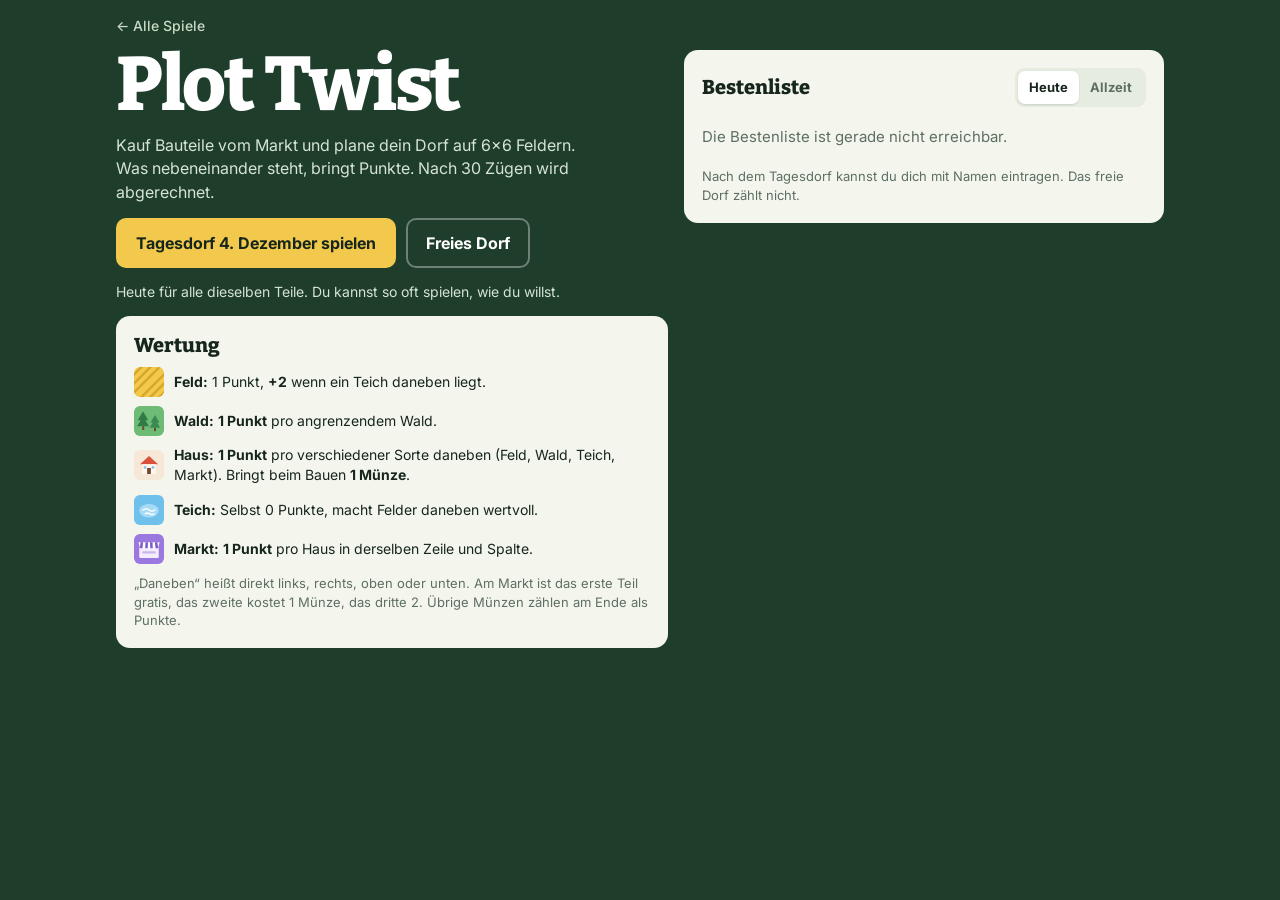
<file: plot-twist/index.html>
<!doctype html>
<html lang="de">
<head>
<meta charset="utf-8">
<meta name="viewport" content="width=device-width, initial-scale=1, viewport-fit=cover">
<meta name="theme-color" content="#1f3d2b">
<meta name="description" content="Plot Twist: ein Aufbau-Puzzle. Kauf Bauteile vom Markt, plane dein Dorf auf 6×6 Feldern, jede Nachbarschaft zählt. Jeden Tag ein neues Tagesdorf mit Bestenliste.">
<meta property="og:type" content="website">
<meta property="og:title" content="Plot Twist">
<meta property="og:description" content="Plane dein Dorf auf 6×6 Feldern. Jeden Tag ein neues Tagesdorf, gleiche Teile für alle.">
<meta property="og:url" content="https://timleonhardt.de/plot-twist/">
<title>Plot Twist</title>
<link rel="icon" href="data:image/svg+xml,%3Csvg xmlns='http://www.w3.org/2000/svg' viewBox='0 0 32 32'%3E%3Crect width='32' height='32' rx='7' fill='%231f3d2b'/%3E%3Crect x='5' y='5' width='10' height='10' rx='2' fill='%23f2c94c'/%3E%3Crect x='17' y='5' width='10' height='10' rx='2' fill='%236dbb75'/%3E%3Crect x='5' y='17' width='10' height='10' rx='2' fill='%236fc0ea'/%3E%3Crect x='17' y='17' width='10' height='10' rx='2' fill='%23f6e7d6'/%3E%3Cpath d='M18.5 23l3.5-3.5 3.5 3.5v2.5h-7z' fill='%23d9513c'/%3E%3C/svg%3E">
<link rel="preconnect" href="https://fonts.googleapis.com">
<link rel="preconnect" href="https://fonts.gstatic.com" crossorigin>
<link rel="stylesheet" href="https://fonts.googleapis.com/css2?family=Bitter:wght@600;800&family=Inter:wght@400;500;700&display=swap">
<style>
/* Layout: a field map on dark meadow green. Desktop: board left, a side panel with score, market and scoring rules. Phone: score, board, market, rules stacked. */
:root {
  --meadow: #1f3d2b;       /* page */
  --meadow-2: #2a5039;
  --paper: #f4f6ee;        /* panels */
  --ink: #17261c;
  --muted: #5d6f61;
  --grass: #cfe3b4;        /* empty plot */
  --grass-2: #bdd79d;
  --rule: #d9e2cf;
  --gold: #f2c94c;         /* coins, field */
  --forest: #6dbb75;
  --brick: #d9513c;
  --water: #6fc0ea;
  --market: #9a78e0;
  --good: #2f8f4e;
  --font-display: "Bitter", ui-serif, Georgia, serif;
  --font: "Inter", ui-sans-serif, system-ui, -apple-system, "Segoe UI", sans-serif;
  color-scheme: light;
}
*, *::before, *::after { box-sizing: border-box; }
[hidden] { display: none !important; }
html { -webkit-text-size-adjust: 100%; }
body { margin: 0; min-height: 100vh; background: var(--meadow); color: var(--ink); font: 400 15px/1.45 var(--font); -webkit-tap-highlight-color: transparent; }
button { font: inherit; color: inherit; }
:focus-visible { outline: 3px solid var(--gold); outline-offset: 2px; }
.wrap {
  max-width: 1080px; margin: 0 auto;
  padding-top: calc(16px + env(safe-area-inset-top, 0px));
  padding-bottom: calc(28px + env(safe-area-inset-bottom, 0px));
  padding-left: max(16px, env(safe-area-inset-left, 0px));
  padding-right: max(16px, env(safe-area-inset-right, 0px));
}
.top { display: flex; align-items: center; justify-content: space-between; gap: 12px; margin-bottom: 14px; }
.home { color: #c9dbc6; text-decoration: none; font-weight: 500; font-size: 14px; }
.home:hover { color: #fff; }
.brand { font: 800 22px/1 var(--font-display); color: #fff; letter-spacing: -0.01em; }

.btn { display: inline-flex; align-items: center; justify-content: center; gap: 8px; font-weight: 700; font-size: 15px; line-height: 1; padding: 13px 16px; border-radius: 10px; border: 2px solid transparent; cursor: pointer; background: none; }
.btn-primary { background: var(--gold); color: var(--ink); }
.btn-primary:hover { filter: brightness(1.05); }
.btn-ghost { background: var(--paper); border-color: var(--rule); }
.btn-ghost:hover { border-color: var(--muted); }
.btn:disabled { opacity: 0.5; cursor: default; }
.panel { background: var(--paper); border-radius: 14px; padding: 18px; }
h2 { margin: 0; font: 800 20px/1.15 var(--font-display); }

/* ---------- Start ---------- */
.start { display: grid; gap: 16px; grid-template-columns: minmax(0, 1fr); }
@media (min-width: 900px) { .start { grid-template-columns: minmax(0, 1.15fr) minmax(0, 1fr); align-items: start; } }
.intro { display: flex; flex-direction: column; gap: 14px; }
.title { margin: 0; font: 800 clamp(46px, 9vw, 76px)/0.92 var(--font-display); letter-spacing: -0.03em; color: #fff; text-wrap: balance; }
.lede { margin: 0; color: #d6e4d2; font-size: 16px; max-width: 48ch; }
.start-actions { display: flex; flex-wrap: wrap; gap: 10px; }
.start-actions .btn { padding: 15px 18px; font-size: 16px; }
.start-actions .btn-ghost { background: transparent; color: #fff; border-color: rgba(255,255,255,0.35); }
.today-best { margin: 0; color: #d6e4d2; font-size: 14px; }

/* ---------- Rules ---------- */
.rules { display: flex; flex-direction: column; gap: 10px; }
.rules ul { list-style: none; margin: 0; padding: 0; display: grid; gap: 9px; }
.rules li { display: grid; grid-template-columns: 30px minmax(0, 1fr); gap: 10px; align-items: center; font-size: 14px; }
.rules li b { font-weight: 700; }
.rules svg { width: 30px; height: 30px; display: block; border-radius: 6px; }
.rules .small { margin: 0; color: var(--muted); font-size: 13px; }
details.rules-fold summary { cursor: pointer; font: 800 17px/1.2 var(--font-display); list-style: none; display: flex; align-items: center; justify-content: space-between; }
details.rules-fold summary::-webkit-details-marker { display: none; }
details.rules-fold summary::after { content: "+"; font: 700 20px/1 var(--font); color: var(--muted); }
details.rules-fold[open] summary::after { content: "–"; }
details.rules-fold[open] summary { margin-bottom: 10px; }

/* ---------- Game ---------- */
.game { display: grid; gap: 14px; grid-template-columns: minmax(0, 1fr); }
@media (min-width: 900px) { .game { grid-template-columns: minmax(0, 1fr) 340px; align-items: start; } }
.hud { display: grid; grid-template-columns: repeat(3, minmax(0, 1fr)); gap: 8px; }
.stat { background: var(--paper); border-radius: 12px; padding: 10px 12px; display: flex; flex-direction: column; gap: 2px; }
.stat span { font-size: 12px; color: var(--muted); font-weight: 500; }
.stat strong { font: 800 26px/1 var(--font-display); font-variant-numeric: tabular-nums; }
.stat.coins strong { display: inline-flex; align-items: center; gap: 6px; }
.coin { width: 16px; height: 16px; border-radius: 50%; background: var(--gold); box-shadow: inset 0 -2px 0 #c99a1b; display: inline-block; flex: none; }

.board-wrap { background: var(--meadow-2); border-radius: 18px; padding: clamp(8px, 2vw, 14px); }
.board { display: grid; grid-template-columns: repeat(6, minmax(0, 1fr)); gap: clamp(4px, 1vw, 7px); max-width: 620px; margin: 0 auto; }
.cell {
  position: relative; aspect-ratio: 1; border: 0; padding: 0; border-radius: 10px; cursor: default;
  background: var(--grass); box-shadow: inset 0 -3px 0 var(--grass-2); overflow: hidden;
}
.cell svg { position: absolute; inset: 0; width: 100%; height: 100%; display: block; }
.cell.can { cursor: pointer; }
.cell.can:hover, .cell.can:focus-visible { box-shadow: inset 0 0 0 3px var(--ink); }
.cell .pts {
  position: absolute; right: 4px; bottom: 4px; min-width: 20px; height: 20px; padding: 0 5px; border-radius: 10px;
  background: rgba(23,38,28,0.82); color: #fff; font: 700 12px/20px var(--font); text-align: center; font-variant-numeric: tabular-nums;
}
.cell .pts.zero { background: rgba(23,38,28,0.35); }
.cell .delta {
  position: absolute; inset: 0; display: grid; place-items: center;
  font: 800 clamp(15px, 3.4vw, 22px)/1 var(--font-display); color: var(--ink); font-variant-numeric: tabular-nums;
}
.cell .delta.best { color: var(--good); }
.cell .delta.none { color: rgba(23,38,28,0.35); }
.cell.ghost svg { opacity: 0.55; }
.cell.new { animation: drop 0.28s cubic-bezier(.2,1.5,.4,1); }
@keyframes drop { from { transform: scale(0.7); } to { transform: none; } }
.cell.changed .pts { animation: bump 0.5s ease; }
@keyframes bump { 40% { transform: scale(1.35); background: var(--good); } }

.side { display: flex; flex-direction: column; gap: 14px; }
.market { display: flex; flex-direction: column; gap: 10px; }
.market-head { display: flex; justify-content: space-between; align-items: baseline; gap: 10px; }
.market-head span { font-size: 13px; color: var(--muted); }
.offers { display: grid; grid-template-columns: repeat(3, minmax(0, 1fr)); gap: 8px; }
.offer {
  display: flex; flex-direction: column; align-items: center; gap: 6px; padding: 10px 6px 9px;
  border: 2px solid var(--rule); border-radius: 12px; background: #fff; cursor: pointer;
}
.offer svg { width: 52px; height: 52px; border-radius: 8px; display: block; }
.offer .name { font-weight: 700; font-size: 13px; }
.offer .price { font-size: 12px; color: var(--muted); display: inline-flex; align-items: center; gap: 4px; font-weight: 500; }
.offer .price .coin { width: 12px; height: 12px; }
.offer.sel { border-color: var(--ink); box-shadow: 0 3px 0 var(--ink); }
.offer:disabled { opacity: 0.45; cursor: default; }
.next-up { margin: 0; font-size: 13px; color: var(--muted); display: flex; align-items: center; gap: 8px; }
.next-up svg { width: 22px; height: 22px; border-radius: 5px; }
.game-msg { margin: 0; min-height: 1.45em; font-size: 14px; color: var(--muted); }
.game-msg b { color: var(--ink); }
.game-actions { display: flex; gap: 8px; flex-wrap: wrap; }

/* ---------- End ---------- */
.end { display: grid; gap: 16px; grid-template-columns: minmax(0, 1fr); }
@media (min-width: 900px) { .end { grid-template-columns: minmax(0, 1fr) minmax(0, 1fr); align-items: start; } }
.final { display: flex; flex-direction: column; gap: 12px; }
.final .eyebrow { margin: 0; font-size: 12px; font-weight: 700; letter-spacing: 0.1em; text-transform: uppercase; color: var(--muted); }
.final .total { display: flex; align-items: baseline; gap: 10px; }
.final .total strong { font: 800 72px/0.9 var(--font-display); font-variant-numeric: tabular-nums; letter-spacing: -0.02em; }
.final .total span { color: var(--muted); font-weight: 500; }
.breakdown { margin: 0; display: grid; grid-template-columns: minmax(0, 1fr) auto; gap: 6px 16px; font-size: 14px; }
.breakdown dt { display: flex; align-items: center; gap: 8px; }
.breakdown dt svg { width: 20px; height: 20px; border-radius: 4px; }
.breakdown dd { margin: 0; font-weight: 700; font-variant-numeric: tabular-nums; text-align: right; }
.mini-board { display: grid; grid-template-columns: repeat(6, 1fr); gap: 3px; max-width: 200px; }
.mini-board i { aspect-ratio: 1; border-radius: 3px; background: var(--grass); display: block; }

/* ---------- Leaderboard ---------- */
.lb { display: flex; flex-direction: column; gap: 12px; }
.lb-head { display: flex; justify-content: space-between; align-items: center; gap: 10px; flex-wrap: wrap; }
.tabs { display: inline-flex; background: #e6ecdf; border-radius: 9px; padding: 3px; }
.tabs button { border: 0; background: none; padding: 7px 11px; border-radius: 7px; font-weight: 700; font-size: 13px; cursor: pointer; color: var(--muted); }
.tabs button[aria-selected="true"] { background: #fff; color: var(--ink); box-shadow: 0 1px 2px rgba(0,0,0,0.12); }
.lb-list { list-style: none; margin: 0 -8px; padding: 0; display: flex; flex-direction: column; gap: 2px; }
.lb-list li { display: grid; grid-template-columns: 2.4ch minmax(0, 1fr) auto; gap: 10px; align-items: baseline; padding: 7px 8px; border-radius: 8px; }
.lb-list li.me { background: #fbecb5; }
.lb-list .r { color: var(--muted); font-weight: 700; text-align: right; font-variant-numeric: tabular-nums; }
.lb-list li:nth-child(-n+3) .r { color: #b8860b; }
.lb-list .n { font-weight: 500; overflow: hidden; text-overflow: ellipsis; white-space: nowrap; }
.lb-list .s { font: 800 16px/1 var(--font-display); font-variant-numeric: tabular-nums; }
.lb-list li.empty { display: block; color: var(--muted); }
.lb-mine, .lb-status { margin: 0; font-size: 13px; color: var(--muted); }
.lb-mine b { color: var(--ink); }
.name-form { display: flex; flex-direction: column; gap: 6px; margin: 0; }
.name-form label { font-size: 14px; font-weight: 500; }
.name-row { display: flex; gap: 8px; }
.name-row input { flex: 1; min-width: 0; font: 500 16px/1.2 var(--font); padding: 11px 12px; border-radius: 10px; border: 2px solid var(--rule); background: #fff; color: var(--ink); }
.name-row input:focus { border-color: var(--ink); outline: none; }
.form-msg { margin: 0; font-size: 13px; color: var(--muted); }
.form-msg:empty { display: none; }

@media (prefers-reduced-motion: reduce) { .cell.new, .cell.changed .pts { animation: none; } }
@media (max-width: 420px) {
  .panel { padding: 14px; }
  .offer svg { width: 44px; height: 44px; }
  .stat strong { font-size: 22px; }
}
</style>
</head>
<body>
<svg width="0" height="0" style="position:absolute" aria-hidden="true">
  <defs>
    <symbol id="t-F" viewBox="0 0 40 40"><rect width="40" height="40" rx="6" fill="#f2c94c"/><path d="M-4 14L14 -4M-4 26L26 -4M-4 38L38 -4M6 44L44 6M18 44L44 18M30 44L44 30" stroke="#d6a72a" stroke-width="3.2"/></symbol>
    <symbol id="t-W" viewBox="0 0 40 40"><rect width="40" height="40" rx="6" fill="#6dbb75"/><path d="M12 7l7 12h-4l5 8H4l5-8H5z" fill="#2f7a45"/><rect x="11" y="27" width="2.6" height="5" fill="#6b4a2b"/><path d="M28 12l6 10h-3l4 7H21l4-7h-3z" fill="#3c8a52"/><rect x="26.7" y="29" width="2.6" height="4.5" fill="#6b4a2b"/></symbol>
    <symbol id="t-H" viewBox="0 0 40 40"><rect width="40" height="40" rx="6" fill="#f6e7d6"/><path d="M8 19L20 8l12 11z" fill="#d9513c"/><rect x="11" y="19" width="18" height="13" fill="#fff8ee"/><rect x="17.5" y="24" width="5" height="8" fill="#7a4532"/><rect x="13" y="21.5" width="3.4" height="3.4" fill="#86c3e8"/><rect x="23.6" y="21.5" width="3.4" height="3.4" fill="#86c3e8"/></symbol>
    <symbol id="t-T" viewBox="0 0 40 40"><rect width="40" height="40" rx="6" fill="#6fc0ea"/><ellipse cx="20" cy="21" rx="13" ry="9" fill="#a6dbf5"/><path d="M12 20q4-3 8 0t8 0M15 25q3-2 6 0t6 0" fill="none" stroke="#fff" stroke-width="1.8" stroke-linecap="round"/></symbol>
    <symbol id="t-M" viewBox="0 0 40 40"><rect width="40" height="40" rx="6" fill="#9a78e0"/><rect x="7" y="18" width="26" height="14" rx="1.5" fill="#f4eefc"/><path d="M6 11h28l-2 8H8z" fill="#fff"/><path d="M10.5 11l-1 8M17 11l-.4 8M23 11l.4 8M29.5 11l1 8" stroke="#7d5cc9" stroke-width="3.4"/><rect x="11" y="23" width="18" height="3" rx="1" fill="#c9b6ef"/></symbol>
  </defs>
</svg>

<div class="wrap">
  <div class="top">
    <a class="home" href="../">← Alle Spiele</a>
    <span class="brand" id="brand" hidden>Plot Twist</span>
  </div>

  <!-- Start -->
  <section id="startView" class="start" aria-labelledby="title">
    <div class="intro">
      <h1 class="title" id="title">Plot Twist</h1>
      <p class="lede">Kauf Bauteile vom Markt und plane dein Dorf auf 6×6 Feldern. Was nebeneinander steht, bringt Punkte. Nach 30 Zügen wird abgerechnet.</p>
      <div class="start-actions">
        <button class="btn btn-primary" id="dailyBtn" type="button">Tagesdorf spielen</button>
        <button class="btn btn-ghost" id="freeBtn" type="button">Freies Dorf</button>
      </div>
      <p class="today-best" id="todayBest"></p>
      <div class="panel rules" id="rulesStart"></div>
    </div>
    <div class="panel lb" id="lbStart"></div>
  </section>

  <!-- Game -->
  <section id="gameView" class="game" hidden aria-label="Dorf">
    <div class="board-wrap"><div class="board" id="board" role="grid" aria-label="Dorf, 6 mal 6 Felder"></div></div>
    <div class="side">
      <div class="hud">
        <div class="stat"><span>Punkte</span><strong id="hudScore">0</strong></div>
        <div class="stat coins"><span>Münzen</span><strong><i class="coin"></i><b id="hudCoins">2</b></strong></div>
        <div class="stat"><span>Zug</span><strong id="hudTurn">1/30</strong></div>
      </div>
      <div class="panel market">
        <div class="market-head"><h2>Markt</h2><span id="modeLabel">Tagesdorf</span></div>
        <div class="offers" id="offers"></div>
        <p class="next-up" id="nextUp"></p>
        <p class="game-msg" id="gameMsg" aria-live="polite"></p>
        <div class="game-actions">
          <button class="btn btn-ghost" id="undoBtn" type="button">Zug zurück</button>
          <button class="btn btn-ghost" id="quitBtn" type="button">Aufgeben</button>
        </div>
      </div>
      <details class="panel rules-fold" id="rulesGame"><summary>Wertung</summary><div class="rules" id="rulesGameBody"></div></details>
    </div>
  </section>

  <!-- End -->
  <section id="endView" class="end" hidden aria-label="Abrechnung">
    <div class="panel final">
      <p class="eyebrow" id="endEyebrow">Tagesdorf</p>
      <div class="total"><strong id="endScore">0</strong><span>Punkte</span></div>
      <dl class="breakdown" id="breakdown"></dl>
      <div class="mini-board" id="miniBoard" aria-hidden="true"></div>
      <div class="start-actions">
        <button class="btn btn-primary" id="againBtn" type="button">Nochmal</button>
        <button class="btn btn-ghost" id="menuBtn" type="button">Übersicht</button>
      </div>
    </div>
    <div class="panel lb" id="lbEnd"></div>
  </section>
</div>

<script src="../lb-config.js"></script>
<script src="../lb.js"></script>
<script>
(() => {
  'use strict';
  const N = 6, TURNS = 30, START_COINS = 2, PRICES = [0, 1, 2];
  const BAG = { F: 8, W: 8, H: 8, T: 4, M: 5 };
  const TYPES = {
    F: { name: 'Feld', plural: 'Felder', rule: '1 Punkt, <b>+2</b> wenn ein Teich daneben liegt.' },
    W: { name: 'Wald', plural: 'Wälder', rule: '<b>1 Punkt</b> pro angrenzendem Wald.' },
    H: { name: 'Haus', plural: 'Häuser', rule: '<b>1 Punkt</b> pro verschiedener Sorte daneben (Feld, Wald, Teich, Markt). Bringt beim Bauen <b>1 Münze</b>.' },
    T: { name: 'Teich', plural: 'Teiche', rule: 'Selbst 0 Punkte, macht Felder daneben wertvoll.' },
    M: { name: 'Markt', plural: 'Märkte', rule: '<b>1 Punkt</b> pro Haus in derselben Zeile und Spalte.' },
  };
  const ORDER = ['F', 'W', 'H', 'T', 'M'];
  const $ = (id) => document.getElementById(id);
  const icon = (t, cls) => `<svg${cls ? ` class="${cls}"` : ''} viewBox="0 0 40 40" aria-hidden="true"><use href="#t-${t}"/></svg>`;
  const store = {
    get(k, d) { try { const s = localStorage.getItem(k); return s == null ? d : JSON.parse(s); } catch (e) { return d; } },
    set(k, v) { try { localStorage.setItem(k, JSON.stringify(v)); } catch (e) { /* storage unavailable */ } },
  };

  /* ---------- Seeded bag ---------- */
  function todayKey() { const d = new Date(); return `${d.getFullYear()}-${String(d.getMonth() + 1).padStart(2, '0')}-${String(d.getDate()).padStart(2, '0')}`; }
  function todayLabel() { return new Date().toLocaleDateString('de-DE', { day: 'numeric', month: 'long' }); }
  function hash(str) { let h = 2166136261; for (let i = 0; i < str.length; i++) { h ^= str.charCodeAt(i); h = Math.imul(h, 16777619); } return h >>> 0; }
  function mulberry(a) { return () => { a |= 0; a = (a + 0x6D2B79F5) | 0; let t = Math.imul(a ^ (a >>> 15), 1 | a); t = (t + Math.imul(t ^ (t >>> 7), 61 | t)) ^ t; return ((t ^ (t >>> 14)) >>> 0) / 4294967296; }; }
  function makeBag(seed) {
    const rnd = mulberry(hash(seed));
    const b = [];
    for (const t of ORDER) for (let i = 0; i < BAG[t]; i++) b.push(t);
    for (let i = b.length - 1; i > 0; i--) { const j = Math.floor(rnd() * (i + 1)); [b[i], b[j]] = [b[j], b[i]]; }
    return b;
  }

  /* ---------- Scoring ---------- */
  function nbrs(i) {
    const x = i % N, y = Math.floor(i / N), out = [];
    if (x > 0) out.push(i - 1); if (x < N - 1) out.push(i + 1); if (y > 0) out.push(i - N); if (y < N - 1) out.push(i + N);
    return out;
  }
  function cellScore(g, i) {
    const t = g[i];
    if (t === 'F') return 1 + (nbrs(i).some((j) => g[j] === 'T') ? 2 : 0);
    if (t === 'W') return nbrs(i).filter((j) => g[j] === 'W').length;
    if (t === 'H') { const s = new Set(); nbrs(i).forEach((j) => { if (g[j] && g[j] !== 'H') s.add(g[j]); }); return s.size; }
    if (t === 'M') {
      const x = i % N, y = Math.floor(i / N); let n = 0;
      for (let k = 0; k < N; k++) { if (g[y * N + k] === 'H') n++; if (g[k * N + x] === 'H') n++; }
      return n;
    }
    return 0;
  }
  function boardPoints(g) { let s = 0; for (let i = 0; i < N * N; i++) if (g[i]) s += cellScore(g, i); return s; }
  function breakdown(g) {
    const b = { F: 0, W: 0, H: 0, T: 0, M: 0 };
    for (let i = 0; i < N * N; i++) if (g[i]) b[g[i]] += cellScore(g, i);
    return b;
  }

  /* ---------- State ---------- */
  let G = null;   // { mode, seed, bag, next, market, grid, coins, turn, sel, last, undoUsed }
  let lastScores = [];

  function newGame(mode) {
    const seed = mode === 'daily' ? `dorfplan:${todayKey()}` : `frei:${Date.now()}:${Math.random()}`;
    const bag = makeBag(seed);
    G = { mode, day: todayKey(), seed, bag, next: 3, market: bag.slice(0, 3), grid: Array(N * N).fill(null), coins: START_COINS, turn: 0, sel: firstAffordable(bag.slice(0, 3), START_COINS), last: null };
    lastScores = Array(N * N).fill(0);
    show('game');
    $('modeLabel').textContent = mode === 'daily' ? `Tagesdorf ${todayLabel()}` : 'Freies Dorf';
    say('Wähl ein Bauteil und tipp auf ein freies Feld. Die Zahlen zeigen, wie viele Punkte es dort sofort bringt.');
    render();
  }
  function firstAffordable(market, coins) { for (let i = 0; i < 3; i++) if (PRICES[i] <= coins) return i; return 0; }

  function place(cell) {
    if (!G || G.grid[cell] || G.sel == null || PRICES[G.sel] > G.coins) return;
    const t = G.market[G.sel];
    G.last = { cell, sel: G.sel, t, coins: G.coins, market: G.market.slice(), next: G.next };
    G.coins -= PRICES[G.sel];
    G.grid[cell] = t;
    if (t === 'H') G.coins += 1;
    G.market.splice(G.sel, 1);
    G.market.push(G.bag[G.next++]);
    G.turn++;
    G.sel = firstAffordable(G.market, G.coins);
    render(cell);
    const gained = boardPoints(G.grid) - boardPoints(withoutCell(G.grid, cell));
    say(`${TYPES[t].name} gebaut: <b>${gained >= 0 ? '+' : ''}${gained}</b> Punkte${t === 'H' ? ' und 1 Münze' : ''}.`);
    if (G.turn >= TURNS) setTimeout(finish, 450);
  }
  function withoutCell(g, cell) { const c = g.slice(); c[cell] = null; return c; }

  function undo() {
    if (!G || !G.last || G.turn >= TURNS) return;
    const l = G.last;
    G.grid[l.cell] = null; G.coins = l.coins; G.market = l.market; G.next = l.next; G.turn--; G.sel = l.sel; G.last = null;
    say('Zug zurückgenommen. Zurück geht immer nur ein Zug.');
    render();
  }

  /* ---------- Rendering ---------- */
  function say(html) { $('gameMsg').innerHTML = html; }

  function render(newCell) {
    const g = G.grid, total = boardPoints(g) + G.coins;
    $('hudScore').textContent = total;
    $('hudCoins').textContent = G.coins;
    $('hudTurn').textContent = `${Math.min(G.turn + 1, TURNS)}/${TURNS}`;
    $('undoBtn').disabled = !G.last;

    // previews for the selected offer
    const selT = G.sel != null && PRICES[G.sel] <= G.coins ? G.market[G.sel] : null;
    const base = boardPoints(g);
    const deltas = Array(N * N).fill(null);
    let best = -Infinity;
    if (selT && G.turn < TURNS) {
      for (let i = 0; i < N * N; i++) {
        if (g[i]) continue;
        g[i] = selT; deltas[i] = boardPoints(g) - base; g[i] = null;
        best = Math.max(best, deltas[i]);
      }
    }
    const boardEl = $('board');
    if (boardEl.children.length !== N * N) {
      boardEl.replaceChildren();
      for (let i = 0; i < N * N; i++) {
        const b = document.createElement('button');
        b.type = 'button'; b.className = 'cell'; b.dataset.i = i;
        b.addEventListener('click', () => place(i));
        boardEl.append(b);
      }
    }
    [...boardEl.children].forEach((b, i) => {
      const t = g[i], sc = t ? cellScore(g, i) : 0;
      const can = !t && selT && G.turn < TURNS;
      b.className = 'cell' + (can ? ' can' : '') + (i === newCell ? ' new' : '') + (t && sc !== lastScores[i] && i !== newCell ? ' changed' : '');
      b.disabled = !can && !t;
      if (t) {
        b.innerHTML = icon(t) + `<span class="pts${sc ? '' : ' zero'}">${sc}</span>`;
        b.setAttribute('aria-label', `${TYPES[t].name}, ${sc} Punkte`);
        b.tabIndex = -1;
      } else if (can) {
        const d = deltas[i];
        b.innerHTML = `<span class="delta${d === best && d > 0 ? ' best' : ''}${d <= 0 ? ' none' : ''}">${d > 0 ? '+' + d : d}</span>`;
        b.setAttribute('aria-label', `Freies Feld, ${TYPES[selT].name} bringt hier ${d} Punkte`);
        b.tabIndex = 0;
      } else {
        b.innerHTML = '';
        b.setAttribute('aria-label', 'Freies Feld');
      }
      lastScores[i] = sc;
    });

    // market
    const offers = $('offers');
    offers.replaceChildren();
    G.market.forEach((t, i) => {
      const b = document.createElement('button');
      b.type = 'button'; b.className = 'offer' + (i === G.sel ? ' sel' : '');
      b.disabled = PRICES[i] > G.coins || G.turn >= TURNS;
      b.setAttribute('aria-pressed', String(i === G.sel));
      b.innerHTML = `${icon(t)}<span class="name">${TYPES[t].name}</span><span class="price">${PRICES[i] ? `<i class="coin"></i>${PRICES[i]} ${PRICES[i] === 1 ? 'Münze' : 'Münzen'}` : 'gratis'}</span>`;
      b.addEventListener('click', () => { G.sel = i; render(); });
      offers.append(b);
    });
    const upcoming = G.bag[G.next];
    $('nextUp').innerHTML = upcoming && G.turn < TURNS - 1 ? `Als Nächstes kommt: ${icon(upcoming)} <b>${TYPES[upcoming].name}</b>` : '';
  }

  function rulesHtml() {
    return `<ul>${ORDER.map((t) => `<li>${icon(t)}<span><b>${TYPES[t].name}:</b> ${TYPES[t].rule}</span></li>`).join('')}</ul>
      <p class="small">„Daneben“ heißt direkt links, rechts, oben oder unten. Am Markt ist das erste Teil gratis, das zweite kostet 1 Münze, das dritte 2. Übrige Münzen zählen am Ende als Punkte.</p>`;
  }

  /* ---------- Finish ---------- */
  function finish() {
    const g = G.grid, b = breakdown(g), total = boardPoints(g) + G.coins;
    G.final = total;
    $('endEyebrow').textContent = G.mode === 'daily' ? `Tagesdorf ${todayLabel()}` : 'Freies Dorf';
    $('endScore').textContent = total;
    $('breakdown').innerHTML = ORDER.filter((t) => t !== 'T').map((t) => `<dt>${icon(t)}${TYPES[t].plural}</dt><dd>${b[t]}</dd>`).join('')
      + `<dt><i class="coin"></i>Übrige Münzen</dt><dd>${G.coins}</dd>`;
    const colors = { F: '#f2c94c', W: '#6dbb75', H: '#d9513c', T: '#6fc0ea', M: '#9a78e0' };
    $('miniBoard').innerHTML = g.map((t) => `<i${t ? ` style="background:${colors[t]}"` : ''}></i>`).join('');
    if (G.mode === 'daily') {
      const best = store.get('dorf.best', {});
      if (!best[G.day] || total > best[G.day]) { best[G.day] = total; store.set('dorf.best', best); }
      LB.tab = 'day';
      LB.pending = total;
    } else {
      LB.pending = null;
    }
    show('end');
    renderLb('lbEnd');
    if (G.mode === 'daily' && TB && TB.getName()) submitIfNamed(); else loadLb(LB.tab);
  }

  /* ---------- Leaderboard (gemeinsam für alle Spiele, ../lb.js) ---------- */
  const TB = window.TLBoard || null;
  const ONLINE = !!(TB && TB.configured);
  const LB = { tab: 'day', data: { day: null, all: null }, state: { day: ONLINE ? 'loading' : 'off', all: ONLINE ? 'loading' : 'off' }, pending: null, submitted: false, renaming: false, busy: false };
  const boardId = (tab) => (tab === 'day' ? `plot-twist:day:${todayKey()}` : 'plot-twist');

  async function loadLb(tab) {
    if (!ONLINE) return;
    try { LB.data[tab] = await TB.board(boardId(tab), 10); LB.state[tab] = 'live'; }
    catch (e) { LB.state[tab] = 'offline'; }
    renderAllLb();
  }
  async function submitIfNamed() {
    if (!ONLINE || LB.pending == null || LB.busy) return;
    const name = TB.getName();
    if (!name) { renderAllLb(); return; }
    LB.busy = true;
    try {
      await TB.submit(boardId('day'), name, LB.pending);
      await TB.submit(boardId('all'), name, LB.pending);
      LB.submitted = true;
    } catch (e) {
      LB.error = e && e.code === 'rejected' ? 'Das hat die Bestenliste nicht angenommen. Versuch einen anderen Namen.' : 'Keine Verbindung zur Bestenliste. Versuch es gleich nochmal.';
    }
    LB.busy = false;
    await Promise.all([loadLb('day'), loadLb('all')]);
  }

  function renderAllLb() { if (!$('startView').hidden) renderLb('lbStart'); if (!$('endView').hidden) renderLb('lbEnd'); }

  function renderLb(rootId) {
    const root = $(rootId), tab = LB.tab, d = LB.data[tab], st = LB.state[tab];
    const name = TB ? TB.getName() : '';
    const showForm = ONLINE && rootId === 'lbEnd' && LB.pending != null && (!name || LB.renaming || LB.error);
    root.innerHTML = `
      <div class="lb-head"><h2>Bestenliste</h2>
        <div class="tabs" role="tablist">
          <button type="button" role="tab" data-tab="day" aria-selected="${tab === 'day'}">Heute</button>
          <button type="button" role="tab" data-tab="all" aria-selected="${tab === 'all'}">Allzeit</button>
        </div>
      </div>
      <ol class="lb-list"></ol>
      <p class="lb-mine" hidden></p>
      ${showForm ? `<form class="name-form" novalidate>
        <label for="nameIn">Dein Name für die Bestenliste</label>
        <div class="name-row"><input id="nameIn" type="text" maxlength="16" autocomplete="nickname" spellcheck="false" enterkeyhint="done" placeholder="z. B. Dorfschulze"><button class="btn btn-primary" type="submit">Eintragen</button></div>
        <p class="form-msg" role="status"></p>
      </form>` : ''}
      <p class="lb-status"></p>`;
    const ol = root.querySelector('.lb-list');
    const rows = d ? d.top : [];
    if (!rows.length) {
      const li = document.createElement('li'); li.className = 'empty';
      li.textContent = st === 'loading' ? 'Bestenliste lädt …' : st === 'offline' ? 'Die Bestenliste ist gerade nicht erreichbar.' : st === 'off' ? 'Die Bestenliste ist noch nicht verbunden.'
        : tab === 'day' ? 'Heute hat noch niemand gespielt. Mach den Anfang.' : 'Noch keine Einträge.';
      ol.append(li);
    } else {
      rows.forEach((r, i) => {
        const li = document.createElement('li'); if (r.me) li.className = 'me';
        const a = document.createElement('span'); a.className = 'r'; a.textContent = i + 1;
        const n = document.createElement('span'); n.className = 'n'; n.textContent = r.name;
        const s = document.createElement('span'); s.className = 's'; s.textContent = Math.round(r.score);
        li.append(a, n, s); ol.append(li);
      });
    }
    const mine = root.querySelector('.lb-mine');
    if (d && d.me && !rows.some((r) => r.me)) { mine.hidden = false; mine.append('Du: Platz ', Object.assign(document.createElement('b'), { textContent: d.me.rank }), ` mit ${Math.round(d.me.score)} Punkten`); }
    const status = root.querySelector('.lb-status');
    if (ONLINE && name && !showForm) {
      status.append(`Du spielst als `, Object.assign(document.createElement('b'), { textContent: name }), '. ');
      const ch = document.createElement('button'); ch.type = 'button'; ch.textContent = 'Ändern';
      ch.style.cssText = 'background:none;border:0;padding:0;color:var(--good);font-weight:700;cursor:pointer;text-decoration:underline;font-size:inherit';
      ch.addEventListener('click', () => { if (rootId === 'lbEnd' && LB.pending != null) { LB.renaming = true; renderLb(rootId); } else renameInline(root); });
      status.append(ch);
    } else if (ONLINE && rootId === 'lbStart' && !name) {
      status.textContent = 'Nach dem Tagesdorf kannst du dich mit Namen eintragen. Das freie Dorf zählt nicht.';
    }
    root.querySelectorAll('[data-tab]').forEach((b) => b.addEventListener('click', () => { LB.tab = b.dataset.tab; renderLb(rootId); if (!LB.data[LB.tab]) loadLb(LB.tab); }));
    const form = root.querySelector('.name-form');
    if (form) {
      const input = form.querySelector('input'), msg = form.querySelector('.form-msg');
      input.value = name;
      if (LB.error) msg.textContent = LB.error;
      form.addEventListener('submit', (e) => {
        e.preventDefault();
        const n = TB.cleanName(input.value);
        if (!n) { msg.textContent = 'Gib einen Namen ein.'; return; }
        TB.setName(n); LB.renaming = false; LB.error = null;
        msg.textContent = 'Wird eingetragen …';
        submitIfNamed();
      });
    }
  }
  // Name ändern in der Übersicht: kleines Formular an Ort und Stelle
  function renameInline(root) {
    const status = root.querySelector('.lb-status');
    status.innerHTML = `<form class="name-form" novalidate><label for="renameIn">Neuer Name</label><div class="name-row"><input id="renameIn" type="text" maxlength="16" autocomplete="nickname" spellcheck="false"><button class="btn btn-primary" type="submit">Speichern</button></div></form>`;
    const f = status.querySelector('form'), inp = f.querySelector('input');
    inp.value = TB.getName(); inp.focus();
    f.addEventListener('submit', (e) => { e.preventDefault(); const n = TB.cleanName(inp.value); if (!n) return; TB.setName(n); LB.renaming = false; renderLb(root.id); });
  }

  /* ---------- Views ---------- */
  function show(v) {
    $('startView').hidden = v !== 'start';
    $('gameView').hidden = v !== 'game';
    $('endView').hidden = v !== 'end';
    $('brand').hidden = v === 'start';
    window.scrollTo(0, 0);
    if (v === 'start') {
      LB.pending = null; LB.renaming = false; LB.error = null;
      const best = store.get('dorf.best', {})[todayKey()];
      $('todayBest').textContent = best ? `Dein Bestwert heute: ${best} Punkte. Du kannst so oft spielen, wie du willst.` : `Heute für alle dieselben Teile. Du kannst so oft spielen, wie du willst.`;
      $('dailyBtn').textContent = `Tagesdorf ${todayLabel()} spielen`;
      renderLb('lbStart');
      loadLb(LB.tab);
    }
  }

  $('dailyBtn').addEventListener('click', () => newGame('daily'));
  $('freeBtn').addEventListener('click', () => newGame('free'));
  $('againBtn').addEventListener('click', () => newGame(G ? G.mode : 'daily'));
  $('menuBtn').addEventListener('click', () => show('start'));
  $('undoBtn').addEventListener('click', undo);
  $('quitBtn').addEventListener('click', () => { G = null; show('start'); });
  window.addEventListener('keydown', (e) => {
    if ($('gameView').hidden || e.target.tagName === 'INPUT') return;
    if (e.key === '1' || e.key === '2' || e.key === '3') { const i = Number(e.key) - 1; if (PRICES[i] <= G.coins) { G.sel = i; render(); } }
    else if ((e.key === 'z' || e.key === 'Z') && !e.metaKey && !e.ctrlKey) undo();
  });

  $('rulesStart').innerHTML = '<h2>Wertung</h2>' + rulesHtml();
  $('rulesGameBody').innerHTML = rulesHtml();
  if (window.matchMedia && matchMedia('(min-width: 900px)').matches) $('rulesGame').open = true;
  show('start');
  window.__dorf = { makeBag, boardPoints, cellScore, breakdown, state: () => G };   // für Tests
})();
</script>
</body>
</html>
</file>
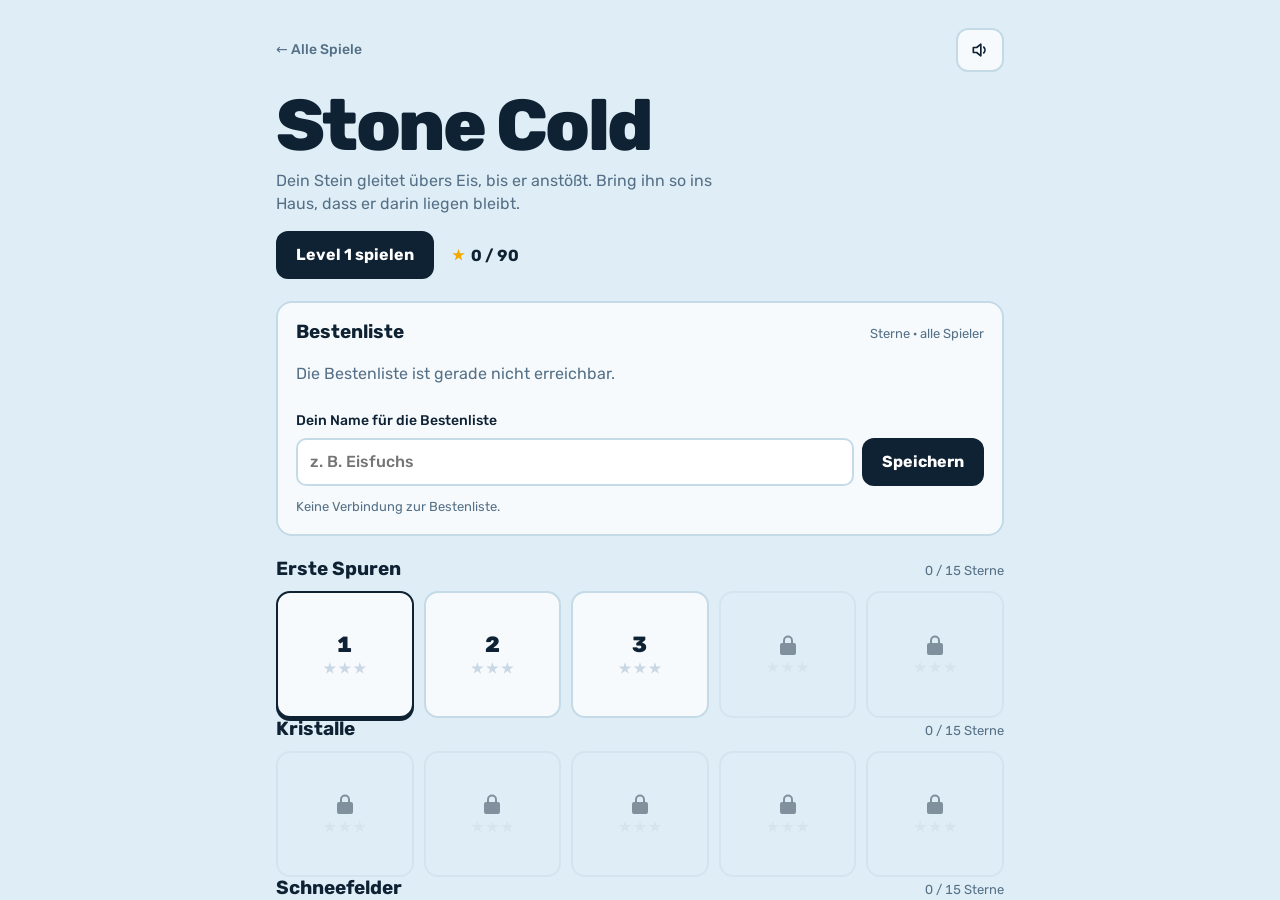
<file: rutschpartie/index.html>
<!doctype html>
<html lang="de">
<head>
<meta charset="utf-8">
<meta name="viewport" content="width=device-width, initial-scale=1">
<title>Stone Cold</title>
<link rel="canonical" href="https://timleonhardt.de/stone-cold/">
<meta http-equiv="refresh" content="0; url=../stone-cold/">
<script>location.replace('../stone-cold/' + location.search + location.hash);</script>
</head>
<body style="margin:0;padding:24px;background:#0b1022;color:#f2f5fc;font:16px/1.5 system-ui,sans-serif">
<p>Rutschpartie heißt jetzt Stone Cold. <a href="../stone-cold/" style="color:#ffc94d">Weiter zu Stone Cold</a></p>
</body>
</html>
</file>
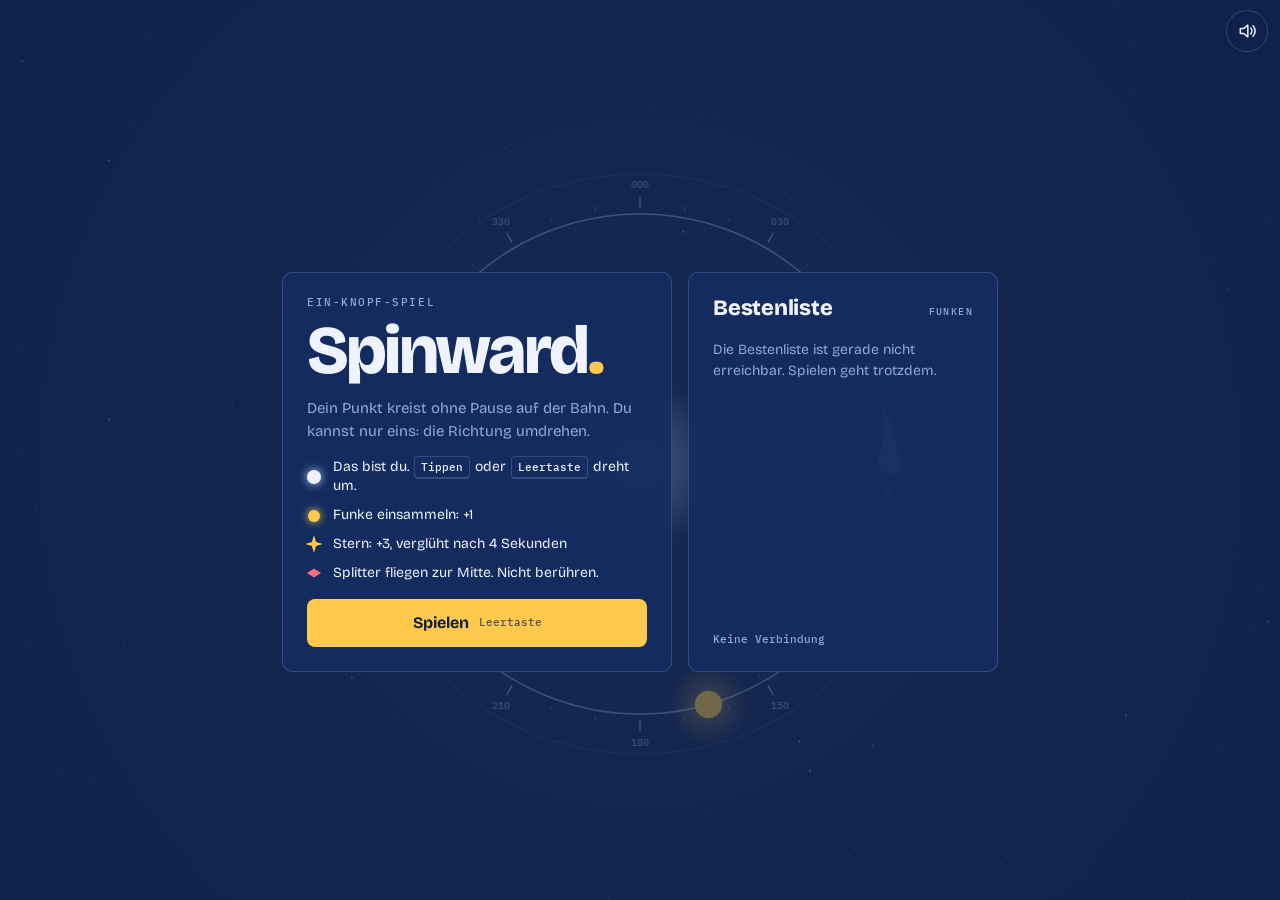
<file: spinward/index.html>
<!doctype html>
<html lang="de">
<head>
<meta charset="utf-8">
<meta name="viewport" content="width=device-width, initial-scale=1, viewport-fit=cover">
<meta name="theme-color" content="#0f2149">
<meta name="description" content="Spinward: ein Spiel mit einer Taste. Dreh die Richtung, sammle Funken, weich den Splittern aus. Mit Bestenliste.">
<meta property="og:type" content="website">
<meta property="og:title" content="Spinward">
<meta property="og:description" content="Ein Spiel mit einer Taste. Dreh die Richtung, sammle Funken, weich den Splittern aus.">
<meta property="og:url" content="https://timleonhardt.de/spinward/">
<title>Spinward</title>
<link rel="icon" href="data:image/svg+xml,%3Csvg xmlns='http://www.w3.org/2000/svg' viewBox='0 0 32 32'%3E%3Crect width='32' height='32' rx='7' fill='%230f2149'/%3E%3Ccircle cx='16' cy='16' r='9' fill='none' stroke='%23bcd3ff' stroke-width='1.6'/%3E%3Ccircle cx='16' cy='7' r='3' fill='%23eef3ff'/%3E%3Ccircle cx='23.8' cy='20.5' r='2.2' fill='%23ffc94d'/%3E%3C/svg%3E">
<link rel="preconnect" href="https://fonts.googleapis.com">
<link rel="preconnect" href="https://fonts.gstatic.com" crossorigin>
<link rel="stylesheet" href="https://fonts.googleapis.com/css2?family=Bricolage+Grotesque:opsz,wght@12..96,400;12..96,600;12..96,800&family=IBM+Plex+Mono:wght@500;600&display=swap">
<style>
/* Layout: full-bleed canvas with an astrolabe-style dial in the middle; HUD strip on top; menu cards float over the dial. */
:root {
  --space: #0f2149;                    /* deep cobalt ground */
  --panel: rgba(20, 44, 96, 0.94);     /* raised card */
  --scrim: rgba(15, 33, 73, 0.58);
  --field: rgba(9, 22, 52, 0.7);
  --rule: rgba(188, 211, 255, 0.2);
  --line: #bcd3ff;                     /* dial lines */
  --ink: #eef3ff;
  --muted: #93a9d8;
  --spark: #ffc94d;                    /* collectibles, primary action */
  --spark-soft: rgba(255, 201, 77, 0.14);
  --shard: #ff6b7a;                    /* hazards */
  --font-display: "Bricolage Grotesque", ui-sans-serif, system-ui, -apple-system, "Segoe UI", sans-serif;
  --font-mono: "IBM Plex Mono", ui-monospace, "SF Mono", Menlo, Consolas, monospace;
  --safe-top: env(safe-area-inset-top, 0px);
  --safe-bottom: env(safe-area-inset-bottom, 0px);
  color-scheme: dark;
}
*, *::before, *::after { box-sizing: border-box; }
[hidden] { display: none !important; }
html, body { height: 100%; }
body {
  margin: 0;
  background: var(--space);
  color: var(--ink);
  font-family: var(--font-display);
  overflow: hidden;
  -webkit-tap-highlight-color: transparent;
  -webkit-text-size-adjust: 100%;
}
#app { position: relative; height: 100%; overflow: hidden; user-select: none; -webkit-user-select: none; }
#stage { position: absolute; inset: 0; width: 100%; height: 100%; display: block; touch-action: none; cursor: pointer; }

/* HUD */
.hud {
  position: absolute; top: 0; left: 0; right: 0;
  display: flex; align-items: flex-start; justify-content: space-between; gap: 12px;
  padding-top: calc(14px + var(--safe-top));
  padding-left: max(16px, env(safe-area-inset-left, 0px));
  padding-right: calc(max(16px, env(safe-area-inset-right, 0px)) + 52px);
  pointer-events: none;
}
.stat { display: flex; flex-direction: column; gap: 4px; }
.stat-label { font: 500 10px/1 var(--font-mono); letter-spacing: 0.14em; text-transform: uppercase; color: var(--muted); }
.stat-num { font: 800 36px/0.95 var(--font-display); font-variant-numeric: tabular-nums; }
.stat-right { align-items: flex-end; }
.stat-right .stat-num { font-size: 22px; color: var(--spark); }
.readout { font: 500 12px/1.4 var(--font-mono); color: var(--muted); font-variant-numeric: tabular-nums; padding-top: 6px; white-space: nowrap; }

.icon-btn {
  position: absolute; z-index: 5;
  top: calc(10px + var(--safe-top)); right: max(12px, env(safe-area-inset-right, 0px));
  width: 42px; height: 42px; border-radius: 50%;
  border: 1px solid var(--rule); background: var(--space); color: var(--ink);
  display: grid; place-items: center; cursor: pointer; padding: 0;
}
.icon-btn:hover { border-color: var(--line); }

/* Menu overlay */
.overlay {
  position: absolute; inset: 0; display: flex; overflow-y: auto;
  padding-top: calc(68px + var(--safe-top));
  padding-bottom: calc(24px + var(--safe-bottom));
  padding-left: max(16px, env(safe-area-inset-left, 0px));
  padding-right: max(16px, env(safe-area-inset-right, 0px));
  background: var(--scrim);
}
.overlay-inner { margin: auto; width: 100%; max-width: 720px; display: flex; flex-wrap: wrap; justify-content: center; align-items: stretch; gap: 16px; }
.card {
  background: var(--panel); border: 1px solid var(--rule); border-radius: 10px;
  padding: 24px; flex: 1 1 300px; max-width: 390px; min-width: 0;
  display: flex; flex-direction: column; gap: 16px;
}
.eyebrow { margin: 0; font: 500 11px/1 var(--font-mono); letter-spacing: 0.14em; text-transform: uppercase; color: var(--muted); }
.title { margin: -4px 0 0; font: 800 clamp(48px, 10vw, 68px)/0.9 var(--font-display); letter-spacing: -0.035em; text-wrap: balance; }
.title span { color: var(--spark); }
.lede { margin: 0; font-size: 15px; line-height: 1.5; color: var(--muted); max-width: 40ch; }

.legend { list-style: none; margin: 0; padding: 0; display: grid; gap: 10px; font-size: 14px; line-height: 1.35; }
.legend li { display: flex; align-items: center; gap: 12px; }
.sw { width: 14px; height: 14px; flex: none; display: inline-block; }
.sw-you { border-radius: 50%; background: var(--ink); box-shadow: 0 0 10px var(--line); }
.sw-spark { border-radius: 50%; background: var(--spark); box-shadow: 0 0 10px var(--spark); transform: scale(0.85); }
.sw-star { background: var(--spark); clip-path: polygon(50% 0, 62% 38%, 100% 50%, 62% 62%, 50% 100%, 38% 62%, 0 50%, 38% 38%); transform: scale(1.25); }
.sw-shard { background: var(--shard); clip-path: polygon(50% 0, 82% 50%, 50% 100%, 18% 50%); transform: rotate(90deg); }
kbd {
  font: 500 11px/1 var(--font-mono); padding: 3px 6px; margin: 0 1px;
  border: 1px solid var(--rule); border-bottom-width: 2px; border-radius: 4px; color: var(--ink);
}

.btn {
  font: 700 16px/1 var(--font-display); padding: 15px 18px; border-radius: 8px;
  border: 1px solid transparent; cursor: pointer;
  display: inline-flex; align-items: center; justify-content: center; gap: 10px;
}
.btn-primary { background: var(--spark); color: var(--space); }
.btn-primary:hover { filter: brightness(1.07); }
.btn-ghost { background: transparent; color: var(--ink); border-color: var(--rule); }
.btn-ghost:hover { border-color: var(--line); }
.btn:disabled { opacity: 0.55; cursor: default; }
.hint { font: 500 11px/1 var(--font-mono); opacity: 0.7; }
:focus-visible { outline: 2px solid var(--spark); outline-offset: 3px; }

.big { display: flex; align-items: baseline; gap: 12px; }
.big-num { font: 800 80px/0.85 var(--font-display); font-variant-numeric: tabular-nums; letter-spacing: -0.03em; }
.big-unit { font: 500 12px/1 var(--font-mono); letter-spacing: 0.14em; text-transform: uppercase; color: var(--muted); }
.over-meta { display: flex; flex-wrap: wrap; align-items: center; gap: 10px; }
.chip { font: 600 11px/1 var(--font-mono); letter-spacing: 0.1em; text-transform: uppercase; color: var(--space); background: var(--spark); padding: 6px 8px; border-radius: 4px; }
.sub { margin: 0; font-size: 14px; color: var(--muted); }

.name-form { display: flex; flex-direction: column; gap: 8px; margin: 0; }
.field-label { font: 500 12px/1 var(--font-mono); color: var(--muted); }
.field-row { display: flex; gap: 8px; }
.field-row input {
  flex: 1; min-width: 0; font: 600 16px/1.2 var(--font-display); color: var(--ink);
  background: var(--field); border: 1px solid var(--rule); border-radius: 8px; padding: 12px;
  user-select: text; -webkit-user-select: text;
}
.field-row input:focus { border-color: var(--spark); outline: none; }
.msg { margin: 0; font-size: 13px; line-height: 1.45; color: var(--muted); min-height: 1em; }
.msg:empty { display: none; }
.note { margin: 0; font-size: 14px; line-height: 1.45; color: var(--ink); }

/* Leaderboard */
.board { flex: 1 1 260px; max-width: 310px; gap: 12px; }
.board-head { display: flex; align-items: baseline; justify-content: space-between; gap: 12px; }
.board-head h2 { margin: 0; font: 800 22px/1 var(--font-display); letter-spacing: -0.01em; }
.board-unit { font: 500 10px/1 var(--font-mono); letter-spacing: 0.14em; text-transform: uppercase; color: var(--muted); }
.board-list { list-style: none; margin: 0 -8px; padding: 0; display: flex; flex-direction: column; gap: 2px; }
.board-list li { display: grid; grid-template-columns: 2.2ch minmax(0, 1fr) auto; gap: 12px; align-items: baseline; padding: 8px; border-radius: 6px; font-size: 15px; }
.board-list li.is-me { background: var(--spark-soft); }
.rank { font: 500 12px/1 var(--font-mono); color: var(--muted); text-align: right; font-variant-numeric: tabular-nums; }
.board-list li:nth-child(-n+3) .rank { color: var(--spark); }
.nick { font-weight: 600; overflow: hidden; text-overflow: ellipsis; white-space: nowrap; }
.score { font: 600 15px/1 var(--font-mono); font-variant-numeric: tabular-nums; }
.board-list li.board-empty { display: block; color: var(--muted); font-size: 14px; line-height: 1.5; }
.board-mine { margin: 0; font-size: 13px; color: var(--ink); }
.board-status { margin: 0; margin-top: auto; padding-top: 4px; font: 500 11px/1.35 var(--font-mono); color: var(--muted); display: flex; align-items: center; gap: 8px; }
.board-status[data-mode="live"]::before { content: ""; width: 7px; height: 7px; flex: none; border-radius: 50%; background: var(--spark); box-shadow: 0 0 8px var(--spark); }

@media (max-width: 760px) {
  .board { max-width: 390px; }
}
@media (max-width: 420px) {
  .card { padding: 20px; }
  .stat-num { font-size: 30px; }
  .big-num { font-size: 68px; }
}
</style>
</head>
<body>
<main id="app">
  <canvas id="stage" aria-label="Spielfeld: tippen dreht die Richtung"></canvas>

  <header class="hud" id="hud" hidden>
    <div class="stat"><span class="stat-label">Funken</span><span class="stat-num" id="hudScore">0</span></div>
    <div class="readout" id="hudReadout">θ 000° · ω 109°/s</div>
    <div class="stat stat-right"><span class="stat-label">Rekord</span><span class="stat-num" id="hudBest">0</span></div>
  </header>

  <button class="icon-btn" id="muteBtn" type="button" aria-label="Ton ausschalten" aria-pressed="false">
    <svg id="icoOn" width="20" height="20" viewBox="0 0 24 24" fill="none" stroke="currentColor" stroke-width="1.8" stroke-linecap="round" stroke-linejoin="round" aria-hidden="true"><path d="M4 9h4l5-4v14l-5-4H4z"/><path d="M16.5 8.5a5 5 0 0 1 0 7"/><path d="M19.2 5.8a8.8 8.8 0 0 1 0 12.4"/></svg>
    <svg id="icoOff" hidden width="20" height="20" viewBox="0 0 24 24" fill="none" stroke="currentColor" stroke-width="1.8" stroke-linecap="round" stroke-linejoin="round" aria-hidden="true"><path d="M4 9h4l5-4v14l-5-4H4z"/><path d="M17 9.5l5 5M22 9.5l-5 5"/></svg>
  </button>

  <div class="overlay" id="overlay">
    <div class="overlay-inner">
      <section class="card" id="startCard" aria-labelledby="gameTitle">
        <p class="eyebrow">Ein-Knopf-Spiel</p>
        <h1 class="title" id="gameTitle">Spinward<span>.</span></h1>
        <p class="lede">Dein Punkt kreist ohne Pause auf der Bahn. Du kannst nur eins: die Richtung umdrehen.</p>
        <ul class="legend">
          <li><span class="sw sw-you"></span><span>Das bist du. <kbd>Tippen</kbd> oder <kbd>Leertaste</kbd> dreht um.</span></li>
          <li><span class="sw sw-spark"></span><span>Funke einsammeln: +1</span></li>
          <li><span class="sw sw-star"></span><span>Stern: +3, verglüht nach 4 Sekunden</span></li>
          <li><span class="sw sw-shard"></span><span>Splitter fliegen zur Mitte. Nicht berühren.</span></li>
        </ul>
        <button class="btn btn-primary" id="playBtn" type="button">Spielen <span class="hint">Leertaste</span></button>
      </section>

      <section class="card" id="overCard" hidden aria-live="polite">
        <p class="eyebrow" id="overEyebrow">Getroffen</p>
        <div class="big"><span class="big-num" id="overScore">0</span><span class="big-unit">Funken</span></div>
        <div class="over-meta">
          <span class="chip" id="overPB" hidden>Neuer Rekord</span>
          <p class="sub" id="overSub">Dein Rekord: 0</p>
        </div>
        <form class="name-form" id="nameForm" hidden novalidate>
          <label class="field-label" for="nickInput">Name für die Bestenliste</label>
          <div class="field-row">
            <input id="nickInput" name="nick" type="text" maxlength="16" autocomplete="nickname" spellcheck="false" enterkeyhint="done" placeholder="z. B. Kometa">
            <button class="btn btn-primary" id="submitBtn" type="submit">Eintragen</button>
          </div>
          <p class="msg" id="formMsg" role="status"></p>
        </form>
        <p class="note" id="overNote" hidden></p>
        <button class="btn btn-ghost" id="againBtn" type="button">Nochmal <span class="hint">Leertaste</span></button>
      </section>

      <aside class="card board" id="boardCard" aria-labelledby="boardTitle">
        <div class="board-head"><h2 id="boardTitle">Bestenliste</h2><span class="board-unit">Funken</span></div>
        <ol class="board-list" id="boardList"><li class="board-empty">Bestenliste lädt …</li></ol>
        <p class="board-mine" id="boardMine" hidden></p>
        <p class="board-status" id="boardStatus" data-mode="loading">Verbinde …</p>
      </aside>
    </div>
  </div>
</main>
<noscript><p style="position:fixed;inset:auto 16px 16px;color:#eef3ff">Spinward braucht JavaScript.</p></noscript>

<script src="../lb-config.js"></script>
<script src="../lb.js"></script>
<script>
(() => {
  'use strict';
  const TAU = Math.PI * 2;
  const $ = (id) => document.getElementById(id);
  const reduceMotion = !!(window.matchMedia && matchMedia('(prefers-reduced-motion: reduce)').matches);

  const rootStyle = getComputedStyle(document.documentElement);
  const tok = (n) => rootStyle.getPropertyValue(n).trim();
  const COL = { space: tok('--space'), line: tok('--line'), ink: tok('--ink'), spark: tok('--spark'), shard: tok('--shard') };
  function rgba(hex, a) {
    let h = hex.replace('#', '');
    if (h.length === 3) h = h.split('').map((c) => c + c).join('');
    const n = parseInt(h, 16);
    return `rgba(${(n >> 16) & 255},${(n >> 8) & 255},${n & 255},${a})`;
  }

  const store = {
    get(k, d) { try { const s = localStorage.getItem(k); return s == null ? d : JSON.parse(s); } catch (e) { return d; } },
    set(k, v) { try { localStorage.setItem(k, JSON.stringify(v)); } catch (e) { /* storage unavailable */ } },
  };
  const KEY = { best: 'umlauf.best', muted: 'umlauf.muted' };

  const norm = (a) => ((a % TAU) + TAU) % TAU;
  const angDist = (a, b) => { const d = norm(a - b); return d > Math.PI ? TAU - d : d; };
  const pad3 = (n) => String(n).padStart(3, '0');
  const bearing = (a) => Math.round(norm(a + Math.PI / 2) * 180 / Math.PI) % 360;

  /* ---------- Canvas ---------- */
  const canvas = $('stage');
  const ctx = canvas.getContext('2d');
  const bg = document.createElement('canvas');
  const bgx = bg.getContext('2d');
  let W = 1, H = 1, DPR = 1, cx = 0, cy = 0, R = 100;

  const PR = () => Math.max(5, R * 0.05);     // player radius
  const SR = () => Math.max(4, R * 0.042);    // shard size
  const KR = () => Math.max(5, R * 0.05);     // spark radius
  const CORE = 0.13;                          // core radius, in orbit radii
  const SPAWN_RN = 2.4;                       // shard spawn distance, in orbit radii
  const pos = (a, rn) => [cx + Math.cos(a) * rn * R, cy + Math.sin(a) * rn * R];

  function resize() {
    const r = canvas.getBoundingClientRect();
    W = Math.max(1, r.width); H = Math.max(1, r.height);
    DPR = Math.min(window.devicePixelRatio || 1, 2);
    canvas.width = Math.round(W * DPR); canvas.height = Math.round(H * DPR);
    R = Math.max(64, Math.min(250, Math.min(W, H - 40) * 0.3));
    cx = W / 2; cy = H / 2 + 14;
    paintBackground();
  }

  function ring(g, r) { g.beginPath(); g.arc(cx, cy, r, 0, TAU); g.stroke(); }

  function paintBackground() {
    bg.width = canvas.width; bg.height = canvas.height;
    const g = bgx;
    g.setTransform(DPR, 0, 0, DPR, 0, 0);
    g.fillStyle = COL.space; g.fillRect(0, 0, W, H);
    const glow = g.createRadialGradient(cx, cy, R * 0.2, cx, cy, Math.max(W, H) * 0.7);
    glow.addColorStop(0, rgba(COL.line, 0.1)); glow.addColorStop(1, rgba(COL.line, 0));
    g.fillStyle = glow; g.fillRect(0, 0, W, H);

    let seed = 11;
    const rnd = () => (seed = (seed * 16807) % 2147483647) / 2147483647;
    const stars = Math.round((W * H) / 5000);
    for (let i = 0; i < stars; i++) {
      const x = rnd() * W, y = rnd() * H, s = rnd();
      g.fillStyle = rgba(COL.ink, 0.12 + s * 0.45);
      const sz = s > 0.93 ? 1.7 : 1;
      g.fillRect(x, y, sz, sz);
    }

    g.lineWidth = 1;
    g.strokeStyle = rgba(COL.line, 0.09); ring(g, R * 0.55);
    g.strokeStyle = rgba(COL.line, 0.16); ring(g, R + 40);
    g.setLineDash([2, 7]); g.strokeStyle = rgba(COL.line, 0.1); ring(g, R * 1.8); g.setLineDash([]);

    for (let d = 0; d < 360; d += 5) {
      const a = (d - 90) * Math.PI / 180;
      const major = d % 30 === 0, mid = d % 10 === 0;
      const r1 = R + 6, r2 = R + (major ? 17 : mid ? 12 : 9);
      g.strokeStyle = rgba(COL.line, major ? 0.6 : mid ? 0.34 : 0.18);
      g.lineWidth = major ? 1.4 : 1;
      g.beginPath();
      g.moveTo(cx + Math.cos(a) * r1, cy + Math.sin(a) * r1);
      g.lineTo(cx + Math.cos(a) * r2, cy + Math.sin(a) * r2);
      g.stroke();
    }
    g.font = `500 ${R < 110 ? 9 : 10}px "IBM Plex Mono", ui-monospace, Menlo, monospace`;
    g.textAlign = 'center'; g.textBaseline = 'middle';
    g.fillStyle = rgba(COL.line, 0.55);
    for (let d = 0; d < 360; d += 30) {
      const a = (d - 90) * Math.PI / 180, rr = R + 29;
      g.fillText(pad3(d), cx + Math.cos(a) * rr, cy + Math.sin(a) * rr);
    }
    g.strokeStyle = rgba(COL.line, 0.62); g.lineWidth = 1.5; ring(g, R);
  }

  /* ---------- Audio ---------- */
  let actx = null, noiseBuf = null;
  let muted = !!store.get(KEY.muted, false);
  function audioUnlock() {
    if (!actx) {
      const AC = window.AudioContext || window.webkitAudioContext;
      if (!AC) return;
      try { actx = new AC(); } catch (e) { return; }
    }
    if (actx.state === 'suspended') actx.resume().catch(() => {});
  }
  function tone(freq, dur, type, gain, slideTo) {
    if (muted || !actx) return;
    const t = actx.currentTime, o = actx.createOscillator(), g = actx.createGain();
    o.type = type || 'sine';
    o.frequency.setValueAtTime(freq, t);
    if (slideTo) o.frequency.exponentialRampToValueAtTime(slideTo, t + dur);
    g.gain.setValueAtTime(0.0001, t);
    g.gain.exponentialRampToValueAtTime(gain || 0.1, t + 0.008);
    g.gain.exponentialRampToValueAtTime(0.0001, t + dur);
    o.connect(g); g.connect(actx.destination);
    o.start(t); o.stop(t + dur + 0.03);
  }
  function noise(dur, gain) {
    if (muted || !actx) return;
    if (!noiseBuf) {
      noiseBuf = actx.createBuffer(1, Math.floor(actx.sampleRate * 0.6), actx.sampleRate);
      const d = noiseBuf.getChannelData(0);
      for (let i = 0; i < d.length; i++) d[i] = (Math.random() * 2 - 1) * (1 - i / d.length);
    }
    const src = actx.createBufferSource(), f = actx.createBiquadFilter(), g = actx.createGain();
    src.buffer = noiseBuf; f.type = 'lowpass'; f.frequency.value = 900; g.gain.value = gain;
    src.connect(f); f.connect(g); g.connect(actx.destination);
    src.start(); src.stop(actx.currentTime + dur);
  }
  const SCALE = [0, 2, 4, 7, 9];
  const sfx = {
    tick() { tone(430, 0.05, 'triangle', 0.035); },
    collect(n) { const i = (n - 1) % 10; const semi = SCALE[i % 5] + 12 * Math.floor(i / 5); tone(587 * Math.pow(2, semi / 12), 0.22, 'sine', 0.11); },
    star() { tone(880, 0.12, 'sine', 0.09); setTimeout(() => tone(1175, 0.14, 'sine', 0.09), 60); setTimeout(() => tone(1760, 0.24, 'sine', 0.08), 120); },
    die() { noise(0.5, 0.35); tone(220, 0.6, 'sawtooth', 0.05, 55); },
  };

  /* ---------- Game state ---------- */
  const S = {
    mode: 'idle', paused: false, time: 0,
    angle: -Math.PI / 2, dir: 1, omega: 1.3,
    score: 0, prevBest: 0,
    shards: [], parts: [], floats: [], ripples: [], trail: [],
    spark: null, spawnIn: 1.2, spawnEvery: 1.15, shardK: 0.55,
    shake: 0, flash: 0, core: 0, dyingT: 0, deathDeg: 0, playerAlpha: 1,
  };

  function placeSpark(forceNormal) {
    let a, tries = 0;
    do { a = Math.random() * TAU; tries++; } while (angDist(a, S.angle) < 1.3 && tries < 30);
    const star = !forceNormal && S.mode === 'play' && S.score >= 5 && Math.random() < 0.16;
    S.spark = { a, star, born: S.time, life: 4.2 };
  }

  function spawnShard(demo) {
    const k = demo ? 0.6 : S.shardK;
    const tCross = (SPAWN_RN - 1) / k;
    const predicted = S.angle + S.dir * S.omega * tCross;
    let a;
    if (demo) {
      let tries = 0;
      do { a = Math.random() * TAU; tries++; } while (angDist(a, predicted) < 1.4 && tries < 30);
    } else if (Math.random() < 0.38) {
      a = predicted + (Math.random() - 0.5) * 0.35;   // aimed: forces a turn
    } else {
      a = Math.random() * TAU;
    }
    if (!demo) {
      // keep shards that cross the orbit at nearly the same moment apart, so there is always a way out
      for (let i = 0; i < 5; i++) {
        const clash = S.shards.some((s) => Math.abs((s.rn - 1) / s.k - tCross) < 0.6 && angDist(s.a, a) < 1.1);
        if (!clash) break;
        a += (Math.random() < 0.5 ? -1 : 1) * 1.25;
      }
    }
    S.shards.push({ a: norm(a), rn: SPAWN_RN, k, born: S.time });
  }

  function burst(x, y, color, n, power) {
    if (reduceMotion) n = Math.ceil(n / 3);
    const p = (power || 1) * (R / 150);
    for (let i = 0; i < n; i++) {
      const a = Math.random() * TAU, sp = (40 + Math.random() * 170) * p;
      const life = 0.35 + Math.random() * 0.55;
      S.parts.push({ x, y, vx: Math.cos(a) * sp, vy: Math.sin(a) * sp, life, max: life, color, size: 1 + Math.random() * 2.2 });
    }
  }

  function startGame() {
    audioUnlock();
    Object.assign(S, {
      mode: 'play', paused: false,
      angle: -Math.PI / 2, dir: 1, omega: 1.9, score: 0, prevBest: bestScore(),
      spawnIn: 1.0, spawnEvery: 1.15, shardK: 0.55, playerAlpha: 1, shake: 0, flash: 0,
    });
    S.shards.length = 0; S.trail.length = 0; S.floats.length = 0; S.ripples.length = 0;
    placeSpark(true);
    if (document.activeElement && document.activeElement.blur) document.activeElement.blur();
    overlay.hidden = true; hud.hidden = false;
    renderHud();
  }

  function reverse() {
    S.dir *= -1;
    const [x, y] = pos(S.angle, 1);
    S.ripples.push({ x, y, life: 1 });
    sfx.tick();
  }

  function collect() {
    const sp = S.spark;
    const [x, y] = pos(sp.a, 1);
    burst(x, y, COL.spark, sp.star ? 24 : 12, sp.star ? 1.4 : 1);
    if (S.mode === 'play') {
      const val = sp.star ? 3 : 1;
      S.score += val;
      S.floats.push({ x, y, text: '+' + val, life: 1 });
      S.omega = Math.min(3.9, S.omega + 0.05);
      S.spawnEvery = Math.max(0.36, S.spawnEvery * 0.965);
      S.shardK = Math.min(1.35, S.shardK + 0.018);
      if (sp.star) sfx.star(); else sfx.collect(S.score);
      renderHud();
    }
    placeSpark();
  }

  function die(shard) {
    const [x, y] = pos(S.angle, 1);
    S.mode = 'dying'; S.dyingT = 0;
    S.shake = reduceMotion ? 0 : 16; S.flash = 1;
    S.deathDeg = bearing(S.angle);
    burst(x, y, COL.ink, 26, 1.6); burst(x, y, COL.shard, 18, 1.2);
    const i = S.shards.indexOf(shard); if (i >= 0) S.shards.splice(i, 1);
    if (S.score > store.get(KEY.best, 0)) store.set(KEY.best, S.score);
    sfx.die();
  }

  function toOver() {
    S.mode = 'over';
    for (const s of S.shards) { const [x, y] = pos(s.a, s.rn); burst(x, y, COL.shard, 6, 0.7); }
    S.shards.length = 0; S.trail.length = 0;
    S.omega = 1.3; S.dir = 1; S.playerAlpha = 0; S.spawnIn = 1.6;
    placeSpark(true);
    showOver();
  }

  function update(dt) {
    S.time += dt;
    const playing = S.mode === 'play';
    const demo = S.mode === 'idle' || S.mode === 'over';

    if (playing || demo) {
      S.angle = norm(S.angle + S.dir * S.omega * dt);
      S.trail.push({ a: S.angle, t: S.time });
    }
    while (S.trail.length && S.time - S.trail[0].t > 0.24) S.trail.shift();
    if (S.playerAlpha < 1) S.playerAlpha = Math.min(1, S.playerAlpha + dt * 1.5);

    S.spawnIn -= dt;
    if (S.spawnIn <= 0) {
      if (playing) { spawnShard(false); S.spawnIn = S.spawnEvery * (0.7 + Math.random() * 0.6); }
      else if (demo) { spawnShard(true); S.spawnIn = 1.4 + Math.random() * 1.2; }
      else S.spawnIn = 0.5;
    }

    const [px, py] = pos(S.angle, 1);
    const hitR = (PR() + SR()) * 0.8;
    for (let i = S.shards.length - 1; i >= 0; i--) {
      const s = S.shards[i];
      s.rn -= s.k * dt;
      if (s.rn <= CORE) { S.shards.splice(i, 1); S.core = 1; continue; }
      if (playing) {
        const [sx, sy] = pos(s.a, s.rn);
        if (Math.hypot(sx - px, sy - py) < hitR) { die(s); return; }
      }
    }

    if (S.spark && (playing || demo)) {
      if (S.spark.star && S.time - S.spark.born > S.spark.life) placeSpark(true);
      else if (angDist(S.spark.a, S.angle) * R < PR() + KR()) collect();
    }

    const damp = Math.pow(0.04, dt);
    for (let i = S.parts.length - 1; i >= 0; i--) {
      const p = S.parts[i];
      p.life -= dt;
      if (p.life <= 0) { S.parts.splice(i, 1); continue; }
      p.x += p.vx * dt; p.y += p.vy * dt; p.vx *= damp; p.vy *= damp;
    }
    for (let i = S.floats.length - 1; i >= 0; i--) {
      const f = S.floats[i]; f.life -= dt * 1.1; f.y -= 32 * dt;
      if (f.life <= 0) S.floats.splice(i, 1);
    }
    for (let i = S.ripples.length - 1; i >= 0; i--) {
      const r = S.ripples[i]; r.life -= dt * 2.6;
      if (r.life <= 0) S.ripples.splice(i, 1);
    }
    S.shake = Math.max(0, S.shake - dt * 40);
    S.flash = Math.max(0, S.flash - dt * 2.2);
    S.core = Math.max(0, S.core - dt * 3);

    if (S.mode === 'dying') { S.dyingT += dt; if (S.dyingT > 0.85) toOver(); }
  }

  function draw() {
    ctx.setTransform(DPR, 0, 0, DPR, 0, 0);
    ctx.fillStyle = COL.space; ctx.fillRect(0, 0, W, H);
    ctx.save();
    if (S.shake > 0) ctx.translate((Math.random() - 0.5) * S.shake, (Math.random() - 0.5) * S.shake);
    ctx.drawImage(bg, 0, 0, W, H);

    // core
    const cr = R * CORE * (1 + S.core * 0.35);
    const cg = ctx.createRadialGradient(cx, cy, 0, cx, cy, cr * 2.6);
    cg.addColorStop(0, rgba(COL.ink, 0.95));
    cg.addColorStop(0.35, S.core > 0 ? rgba(COL.shard, 0.35 + S.core * 0.4) : rgba(COL.line, 0.5));
    cg.addColorStop(1, rgba(COL.line, 0));
    ctx.fillStyle = cg; ctx.beginPath(); ctx.arc(cx, cy, cr * 2.6, 0, TAU); ctx.fill();

    // warning marks on the orbit
    ctx.lineCap = 'round';
    for (const s of S.shards) {
      if (s.rn < 1) continue;
      const p = Math.max(0, Math.min(1, 1 - (s.rn - 1) / 1.2));
      ctx.strokeStyle = rgba(COL.shard, 0.1 + 0.75 * p * p);
      ctx.lineWidth = 2 + 2.5 * p;
      ctx.beginPath(); ctx.arc(cx, cy, R, s.a - 0.1, s.a + 0.1); ctx.stroke();
    }

    // spark / star
    const sp = S.spark;
    if (sp && S.mode !== 'dying') {
      const [x, y] = pos(sp.a, 1);
      const kr = KR(), pulse = 1 + Math.sin(S.time * 6) * 0.12;
      if (sp.star) {
        const left = Math.max(0, 1 - (S.time - sp.born) / sp.life);
        ctx.strokeStyle = rgba(COL.spark, 0.85); ctx.lineWidth = 2;
        ctx.beginPath(); ctx.arc(x, y, kr * 2.3, -Math.PI / 2, -Math.PI / 2 + TAU * left); ctx.stroke();
        ctx.save(); ctx.translate(x, y); ctx.rotate(S.time * 2);
        ctx.fillStyle = COL.spark; ctx.shadowColor = COL.spark; ctx.shadowBlur = 18;
        ctx.beginPath();
        for (let i = 0; i < 8; i++) {
          const r = i % 2 ? kr * 0.45 : kr * 1.75 * pulse, a = i * Math.PI / 4;
          if (i === 0) ctx.moveTo(Math.cos(a) * r, Math.sin(a) * r); else ctx.lineTo(Math.cos(a) * r, Math.sin(a) * r);
        }
        ctx.closePath(); ctx.fill(); ctx.restore();
      } else {
        const halo = ctx.createRadialGradient(x, y, 0, x, y, kr * 3.2);
        halo.addColorStop(0, rgba(COL.spark, 0.45)); halo.addColorStop(1, rgba(COL.spark, 0));
        ctx.fillStyle = halo; ctx.beginPath(); ctx.arc(x, y, kr * 3.2, 0, TAU); ctx.fill();
        ctx.fillStyle = COL.spark; ctx.beginPath(); ctx.arc(x, y, kr * pulse, 0, TAU); ctx.fill();
      }
    }

    // shards
    const sr = SR();
    for (const s of S.shards) {
      const [x, y] = pos(s.a, s.rn);
      const fade = Math.min(1, (S.time - s.born) / 0.35);
      ctx.save(); ctx.translate(x, y); ctx.rotate(s.a + Math.PI);
      ctx.strokeStyle = rgba(COL.shard, 0.35 * fade); ctx.lineWidth = 1.5;
      ctx.beginPath(); ctx.moveTo(-sr * 1.2, 0); ctx.lineTo(-sr * 1.2 - R * 0.2 * s.k, 0); ctx.stroke();
      ctx.fillStyle = rgba(COL.shard, fade);
      ctx.shadowColor = rgba(COL.shard, 0.8 * fade); ctx.shadowBlur = 12;
      ctx.beginPath(); ctx.moveTo(sr * 1.6, 0); ctx.lineTo(0, sr * 0.75); ctx.lineTo(-sr * 1.2, 0); ctx.lineTo(0, -sr * 0.75); ctx.closePath(); ctx.fill();
      ctx.restore();
    }

    // trail and player
    if (S.mode !== 'dying') {
      const pr = PR();
      for (let i = 1; i < S.trail.length; i++) {
        const t0 = S.trail[i - 1], t1 = S.trail[i];
        const age = Math.min(1, (S.time - t1.t) / 0.24);
        const [x0, y0] = pos(t0.a, 1), [x1, y1] = pos(t1.a, 1);
        ctx.strokeStyle = rgba(COL.ink, (1 - age) * 0.5 * S.playerAlpha);
        ctx.lineWidth = Math.max(0.5, pr * 1.4 * (1 - age));
        ctx.beginPath(); ctx.moveTo(x0, y0); ctx.lineTo(x1, y1); ctx.stroke();
      }
      const [x, y] = pos(S.angle, 1);
      ctx.globalAlpha = S.playerAlpha;
      ctx.fillStyle = COL.ink; ctx.shadowColor = COL.line; ctx.shadowBlur = 18;
      ctx.beginPath(); ctx.arc(x, y, pr, 0, TAU); ctx.fill();
      ctx.shadowBlur = 0;
      const [ax, ay] = pos(S.angle + S.dir * (pr * 2.3 / R), 1);
      ctx.fillStyle = rgba(COL.ink, 0.7);
      ctx.beginPath(); ctx.arc(ax, ay, Math.max(1.5, pr * 0.28), 0, TAU); ctx.fill();
      ctx.globalAlpha = 1;
    }

    for (const r of S.ripples) {
      ctx.strokeStyle = rgba(COL.ink, r.life * 0.6); ctx.lineWidth = 1.5;
      ctx.beginPath(); ctx.arc(r.x, r.y, PR() * (1.2 + 2.8 * (1 - r.life)), 0, TAU); ctx.stroke();
    }
    for (const p of S.parts) {
      ctx.fillStyle = rgba(p.color, Math.max(0, p.life / p.max));
      ctx.fillRect(p.x - p.size / 2, p.y - p.size / 2, p.size, p.size);
    }
    ctx.textAlign = 'center'; ctx.textBaseline = 'middle';
    ctx.font = `800 ${Math.round(12 + R * 0.08)}px "Bricolage Grotesque", system-ui, sans-serif`;
    for (const f of S.floats) {
      ctx.fillStyle = rgba(COL.spark, Math.max(0, f.life));
      ctx.fillText(f.text, f.x, f.y - PR() * 2.4);
    }
    ctx.restore();

    if (S.flash > 0) { ctx.fillStyle = rgba(COL.shard, S.flash * 0.22); ctx.fillRect(0, 0, W, H); }
    if (S.paused) {
      ctx.fillStyle = rgba(COL.space, 0.6); ctx.fillRect(0, 0, W, H);
      ctx.fillStyle = COL.ink; ctx.textAlign = 'center'; ctx.textBaseline = 'middle';
      ctx.font = '800 34px "Bricolage Grotesque", system-ui, sans-serif';
      ctx.fillText('Pause', cx, cy - 14);
      ctx.font = '500 13px "IBM Plex Mono", ui-monospace, monospace';
      ctx.fillStyle = rgba(COL.line, 0.8);
      ctx.fillText('Tippen oder Leertaste zum Weiterspielen', cx, cy + 20);
    }
  }

  /* ---------- HUD ---------- */
  const hud = $('hud'), overlay = $('overlay');
  const hudScore = $('hudScore'), hudBest = $('hudBest'), hudReadout = $('hudReadout');
  function renderHud() {
    hudScore.textContent = S.score;
    hudBest.textContent = Math.max(bestScore(), S.score);
  }
  let readoutT = 0;
  function renderReadout(dt) {
    readoutT -= dt;
    if (S.mode !== 'play' || readoutT > 0) return;
    readoutT = 0.1;
    hudReadout.textContent = `θ ${pad3(bearing(S.angle))}° · ω ${Math.round(S.omega * 180 / Math.PI)}°/s`;
  }

  /* ---------- Leaderboard ----------
     Gemeinsame Online-Bestenliste für alle Spiele der Seite (../lb.js, Liste "spinward").
     Jedes Gerät hat genau einen Eintrag, der nur steigen kann. */
  const BOARD = 'spinward';
  const TB = window.TLBoard || null;
  const ONLINE = !!(TB && TB.configured);
  const LB = { mode: ONLINE ? 'loading' : 'off', rows: [], me: null, myBest: 0, refreshing: false };
  const bestScore = () => Math.max(Number(store.get(KEY.best, 0)) || 0, LB.myBest);
  const cleanNick = (s) => (TB ? TB.cleanName(s) : String(s || '').trim().slice(0, 16));

  function el(tag, cls, text) { const n = document.createElement(tag); if (cls) n.className = cls; if (text != null) n.textContent = text; return n; }

  function renderBoard() {
    const ol = $('boardList');
    ol.replaceChildren();
    if (!LB.rows.length) {
      const msg = LB.mode === 'loading' ? 'Bestenliste lädt …'
        : LB.mode === 'offline' ? 'Die Bestenliste ist gerade nicht erreichbar. Spielen geht trotzdem.'
        : LB.mode === 'off' ? 'Die Bestenliste ist noch nicht verbunden.'
        : 'Noch keine Einträge. Spiel eine Runde und hol dir Platz 1.';
      ol.append(el('li', 'board-empty', msg));
    } else {
      LB.rows.forEach((r, i) => {
        const li = el('li');
        if (r.me) li.classList.add('is-me');
        li.append(el('span', 'rank', String(i + 1)), el('span', 'nick', r.nick), el('span', 'score', String(r.score)));
        ol.append(li);
      });
    }
    const mine = $('boardMine');
    if (LB.me && !LB.rows.some((r) => r.me)) {
      mine.hidden = false;
      mine.textContent = `Du: Platz ${LB.me.rank} mit ${LB.me.score} Funken`;
    } else mine.hidden = true;

    const st = $('boardStatus');
    const labels = {
      loading: 'Verbinde …',
      live: 'Live · alle sehen dieselbe Liste',
      offline: LB.rows.length ? 'Keine Verbindung · vielleicht nicht aktuell' : 'Keine Verbindung',
      off: 'Noch nicht verbunden',
    };
    st.textContent = labels[LB.mode] || '';
    st.dataset.mode = LB.mode;
    renderHud();
  }

  async function refreshBoard() {
    if (!ONLINE || LB.refreshing) return;
    LB.refreshing = true;
    try {
      const d = await TB.board(BOARD, 10);
      LB.rows = d.top.map((r) => ({ nick: r.name, score: Math.floor(r.score), me: r.me }));
      LB.me = d.me ? { score: Math.floor(d.me.score), rank: d.me.rank } : null;
      if (LB.me) LB.myBest = Math.max(LB.myBest, LB.me.score);
      LB.mode = 'live';
    } catch (e) {
      LB.mode = 'offline';
    } finally {
      LB.refreshing = false;
      renderBoard();
    }
  }

  async function submitScore(nick, score) {
    if (!ONLINE) return { ok: false, msg: 'Die Bestenliste ist noch nicht verbunden.' };
    try {
      await TB.submit(BOARD, nick, score);
      LB.myBest = Math.max(LB.myBest, score);
      await refreshBoard();
      return { ok: true };
    } catch (e) {
      if (e && e.code === 'rejected') return { ok: false, msg: 'Das hat die Bestenliste nicht angenommen. Versuch einen anderen Namen.' };
      return { ok: false, msg: 'Keine Verbindung zur Bestenliste. Versuch es gleich nochmal.' };
    }
  }

  // keep the list fresh while a menu is open
  setInterval(() => { if (!overlay.hidden && !document.hidden) refreshBoard(); }, 30000);
  document.addEventListener('visibilitychange', () => { if (!document.hidden && !overlay.hidden) refreshBoard(); });

  /* ---------- Menus ---------- */
  const startCard = $('startCard'), overCard = $('overCard');
  const nameForm = $('nameForm'), nickInput = $('nickInput'), submitBtn = $('submitBtn');
  const formMsg = $('formMsg'), overNote = $('overNote'), againBtn = $('againBtn');
  let submitted = false, busy = false, overShownAt = 0;

  function setAgainStyle(primary) {
    againBtn.classList.toggle('btn-primary', primary);
    againBtn.classList.toggle('btn-ghost', !primary);
  }

  function showOver() {
    overShownAt = performance.now();
    hud.hidden = true; overlay.hidden = false;
    startCard.hidden = true; overCard.hidden = false;
    $('overEyebrow').textContent = `Getroffen bei ${pad3(S.deathDeg)}°`;
    $('overScore').textContent = S.score;
    const isPB = S.score > S.prevBest;
    $('overPB').hidden = !isPB;
    $('overSub').textContent = isPB ? (S.prevBest > 0 ? `Vorher: ${S.prevBest}` : 'Dein erster Rekord') : `Dein Rekord: ${bestScore()}`;

    submitted = false; busy = false;
    formMsg.textContent = ''; overNote.hidden = true;
    const canEnter = ONLINE && S.score > 0 && S.score > LB.myBest;
    nameForm.hidden = !canEnter;
    submitBtn.disabled = false;
    if (canEnter) nickInput.value = TB ? TB.getName() : '';
    setAgainStyle(!canEnter);
    refreshBoard();
  }

  nameForm.addEventListener('submit', async (e) => {
    e.preventDefault();
    if (submitted || busy) return;
    const nick = cleanNick(nickInput.value);
    if (!nick) { formMsg.textContent = 'Gib einen Namen ein.'; nickInput.focus(); return; }
    busy = true; submitBtn.disabled = true; formMsg.textContent = 'Wird eingetragen …';
    const res = await submitScore(nick, S.score);
    busy = false;
    if (res.ok) {
      submitted = true;
      nameForm.hidden = true;
      overNote.hidden = false;
      overNote.textContent = `Eingetragen als ${nick}.`;
      setAgainStyle(true);
      if (document.activeElement && document.activeElement.blur) document.activeElement.blur();
    } else {
      submitBtn.disabled = false;
      formMsg.textContent = res.msg;
    }
  });

  $('playBtn').addEventListener('click', startGame);
  againBtn.addEventListener('click', startGame);

  const muteBtn = $('muteBtn');
  function renderMute() {
    $('icoOn').hidden = muted; $('icoOff').hidden = !muted;
    muteBtn.setAttribute('aria-pressed', String(muted));
    muteBtn.setAttribute('aria-label', muted ? 'Ton einschalten' : 'Ton ausschalten');
  }
  function toggleMute() { muted = !muted; store.set(KEY.muted, muted); if (!muted) audioUnlock(); renderMute(); }
  muteBtn.addEventListener('click', toggleMute);

  /* ---------- Input ---------- */
  canvas.addEventListener('pointerdown', (e) => {
    if (S.mode !== 'play') return;
    e.preventDefault();
    if (S.paused) { S.paused = false; return; }
    reverse();
  });

  window.addEventListener('keydown', (e) => {
    const tag = e.target && e.target.tagName;
    const typing = tag === 'INPUT' || tag === 'TEXTAREA';
    const isSpace = e.code === 'Space' || e.key === ' ';
    if (!typing && (e.key === 'm' || e.key === 'M')) { toggleMute(); return; }
    if (S.mode === 'play') {
      if (isSpace) {
        e.preventDefault();
        if (e.repeat) return;
        if (S.paused) { S.paused = false; return; }
        reverse();
      } else if (e.key === 'Escape' || e.key === 'p' || e.key === 'P') {
        S.paused = !S.paused;
      }
      return;
    }
    if (typing || tag === 'BUTTON') return;
    if (S.mode === 'idle' && (isSpace || e.key === 'Enter')) { e.preventDefault(); startGame(); return; }
    if (S.mode === 'over' && (isSpace || e.key === 'Enter')) {
      e.preventDefault();
      if (e.repeat || performance.now() - overShownAt < 400) return;
      if (e.key === 'Enter' && !nameForm.hidden && !submitted) { nickInput.focus(); return; }
      startGame();
    }
  });

  function autoPause() { if (S.mode === 'play') S.paused = true; }
  document.addEventListener('visibilitychange', () => { if (document.hidden) autoPause(); });
  window.addEventListener('blur', autoPause);
  window.addEventListener('resize', resize);

  /* ---------- Boot ---------- */
  let last = performance.now();
  function frame(now) {
    const dt = Math.min(0.05, Math.max(0, (now - last) / 1000));
    last = now;
    if (!S.paused) {
      // small fixed steps so fast movement never skips past a shard on slow frames
      let rem = dt;
      while (rem > 1e-6) { const step = Math.min(rem, 1 / 120); update(step); rem -= step; }
    }
    draw();
    renderReadout(dt);
    requestAnimationFrame(frame);
  }

  resize();
  placeSpark(true);
  renderMute();
  renderBoard();
  refreshBoard();
  if (document.fonts && document.fonts.load) {
    document.fonts.load('500 10px "IBM Plex Mono"').then(paintBackground).catch(() => {});
  }
  requestAnimationFrame(frame);
})();
</script>
</body>
</html>
</file>
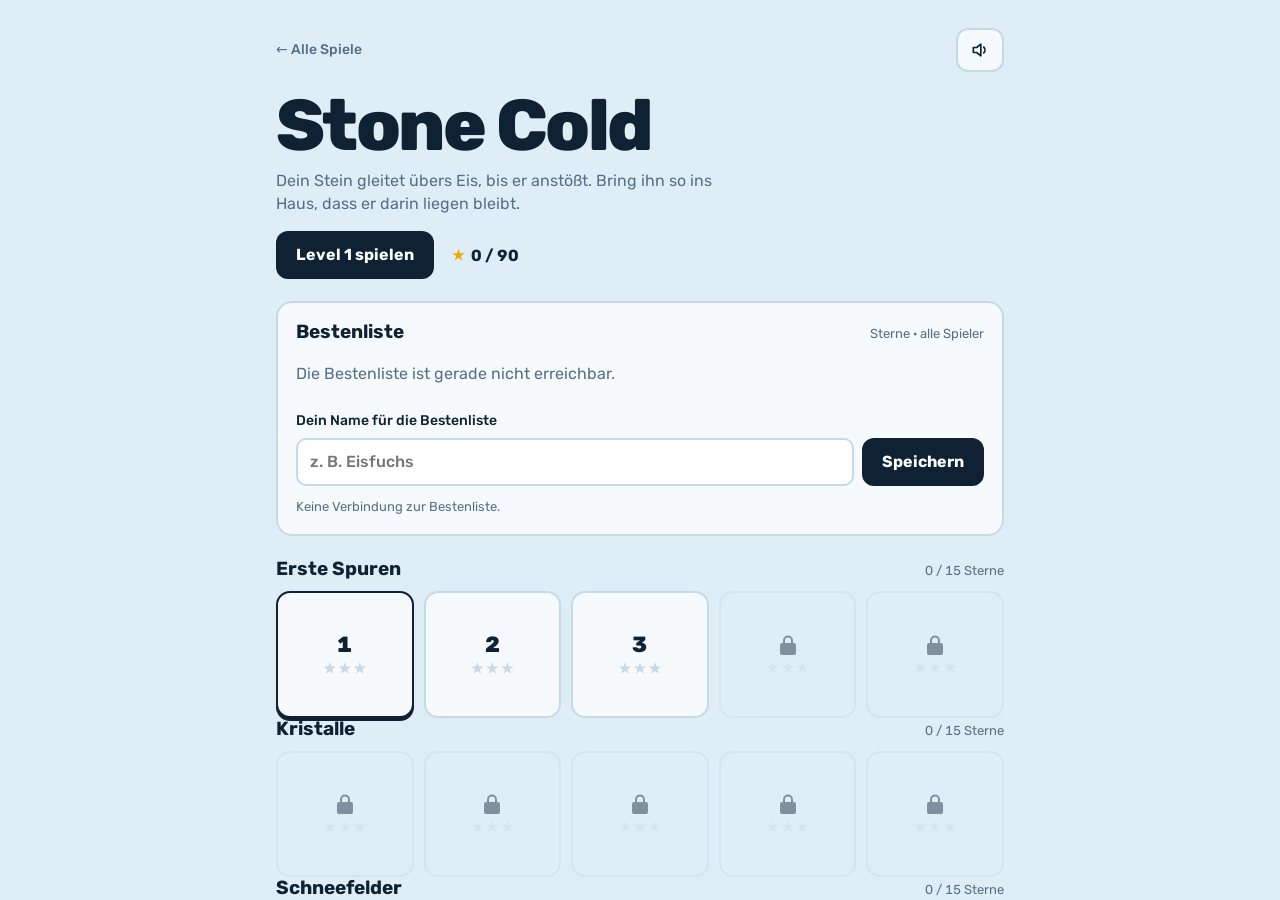
<file: stone-cold/index.html>
<!doctype html>
<html lang="de">
<head>
<meta charset="utf-8">
<meta name="viewport" content="width=device-width, initial-scale=1, viewport-fit=cover">
<meta name="theme-color" content="#dfeef6">
<meta name="description" content="Stone Cold: ein Rutsch-Puzzle mit 30 Leveln. Dein Stein gleitet übers Eis, bis er anstößt. Bleib im Haus stehen.">
<meta property="og:type" content="website">
<meta property="og:title" content="Stone Cold">
<meta property="og:description" content="Ein Rutsch-Puzzle mit 30 Leveln. Dein Stein gleitet, bis er anstößt.">
<meta property="og:url" content="https://timleonhardt.de/stone-cold/">
<title>Stone Cold</title>
<link rel="icon" href="data:image/svg+xml,%3Csvg xmlns='http://www.w3.org/2000/svg' viewBox='0 0 32 32'%3E%3Crect width='32' height='32' rx='7' fill='%23dfeef6'/%3E%3Ccircle cx='16' cy='16' r='11' fill='%238b97a4'/%3E%3Ccircle cx='16' cy='16' r='7.5' fill='%23d7263d'/%3E%3Crect x='10.5' y='14.6' width='11' height='2.8' rx='1.4' fill='%23f2f5f8'/%3E%3C/svg%3E">
<link rel="preconnect" href="https://fonts.googleapis.com">
<link rel="preconnect" href="https://fonts.gstatic.com" crossorigin>
<link rel="stylesheet" href="https://fonts.googleapis.com/css2?family=Rubik:wght@400;500;700;800&display=swap">
<style>
/* Layout: two views. Level map (worlds as rows of tiles) and the play view (top bar, rink in the middle, controls below). */
:root {
  --bg: #dfeef6;          /* cold air */
  --panel: #f6fafd;
  --ink: #0f2233;
  --muted: #557086;
  --rule: #c5dae7;
  --blue: #2a6fdb;        /* house rings, focus */
  --red: #d7263d;         /* stone cap, house center */
  --gem: #7a4dff;
  --star: #f2a900;
  --star-off: #c9d8e3;
  --font: "Rubik", ui-rounded, ui-sans-serif, system-ui, -apple-system, "Segoe UI", sans-serif;
  color-scheme: light;
}
*, *::before, *::after { box-sizing: border-box; }
[hidden] { display: none !important; }
html, body { height: 100%; }
body {
  margin: 0; background: var(--bg); color: var(--ink);
  font: 400 16px/1.45 var(--font);
  -webkit-tap-highlight-color: transparent; -webkit-text-size-adjust: 100%;
  overflow: hidden;
}
button { font: inherit; color: inherit; }
:focus-visible { outline: 3px solid var(--blue); outline-offset: 2px; }

.view { position: absolute; inset: 0; display: flex; flex-direction: column; }

/* ---------- Level map ---------- */
#mapView { overflow-y: auto; }
.map {
  width: 100%; max-width: 760px; margin: 0 auto;
  padding-top: calc(28px + env(safe-area-inset-top, 0px));
  padding-bottom: calc(32px + env(safe-area-inset-bottom, 0px));
  padding-left: max(16px, env(safe-area-inset-left, 0px));
  padding-right: max(16px, env(safe-area-inset-right, 0px));
  display: flex; flex-direction: column; gap: 22px;
}
.map-top { display: flex; align-items: center; justify-content: space-between; gap: 12px; }
.home { font-weight: 500; font-size: 14px; color: var(--muted); text-decoration: none; }
.home:hover { color: var(--ink); }
.hero { display: flex; flex-direction: column; gap: 10px; }
.title { margin: 0; font: 800 clamp(44px, 10vw, 72px)/0.9 var(--font); letter-spacing: -0.035em; text-wrap: balance; }
.lede { margin: 0; color: var(--muted); max-width: 46ch; }
.hero-row { display: flex; flex-wrap: wrap; align-items: center; gap: 12px 18px; margin-top: 6px; }
.total { display: inline-flex; align-items: center; gap: 6px; font-weight: 700; font-variant-numeric: tabular-nums; }
.btn {
  display: inline-flex; align-items: center; justify-content: center; gap: 8px;
  font-weight: 700; font-size: 16px; line-height: 1; padding: 14px 18px; border-radius: 12px;
  border: 2px solid transparent; cursor: pointer; background: none;
}
.btn-primary { background: var(--ink); color: #fff; }
.btn-primary:hover { background: #1d3a54; }
.btn-ghost { border-color: var(--rule); background: var(--panel); }
.btn-ghost:hover { border-color: var(--muted); }
.btn .key { font-weight: 500; font-size: 12px; opacity: 0.65; }

.world { display: flex; flex-direction: column; gap: 10px; }
.world-head { display: flex; align-items: baseline; justify-content: space-between; gap: 12px; }
.world-head h2 { margin: 0; font: 700 19px/1.2 var(--font); }
.world-head span { font-size: 13px; color: var(--muted); font-variant-numeric: tabular-nums; }
.grid { display: grid; grid-template-columns: repeat(5, minmax(0, 1fr)); gap: 10px; }
.lvl {
  aspect-ratio: 1 / 0.92; border-radius: 14px; border: 2px solid var(--rule); background: var(--panel);
  display: flex; flex-direction: column; align-items: center; justify-content: center; gap: 6px;
  cursor: pointer; padding: 6px; min-width: 0;
}
.lvl:hover:not(:disabled) { border-color: var(--muted); }
.lvl .num { font: 800 22px/1 var(--font); font-variant-numeric: tabular-nums; }
.lvl .stars { display: flex; gap: 2px; }
.lvl.next { border-color: var(--ink); box-shadow: 0 3px 0 var(--ink); }
.lvl:disabled { cursor: default; opacity: 0.45; background: transparent; }
.lvl:disabled .num { font-size: 0; }
.lvl:disabled .num::before { content: ""; display: block; width: 16px; height: 20px; background: currentColor;
  -webkit-mask: url("data:image/svg+xml,%3Csvg xmlns='http://www.w3.org/2000/svg' viewBox='0 0 16 20'%3E%3Cpath d='M3 8V5.5a5 5 0 0 1 10 0V8h1a2 2 0 0 1 2 2v8a2 2 0 0 1-2 2H2a2 2 0 0 1-2-2v-8a2 2 0 0 1 2-2zm2 0h6V5.5a3 3 0 0 0-6 0z'/%3E%3C/svg%3E") center / contain no-repeat;
          mask: url("data:image/svg+xml,%3Csvg xmlns='http://www.w3.org/2000/svg' viewBox='0 0 16 20'%3E%3Cpath d='M3 8V5.5a5 5 0 0 1 10 0V8h1a2 2 0 0 1 2 2v8a2 2 0 0 1-2 2H2a2 2 0 0 1-2-2v-8a2 2 0 0 1 2-2zm2 0h6V5.5a3 3 0 0 0-6 0z'/%3E%3C/svg%3E") center / contain no-repeat; }
.star { width: 13px; height: 13px; display: inline-block; background: var(--star-off);
  clip-path: polygon(50% 0, 61% 35%, 98% 35%, 68% 57%, 79% 91%, 50% 70%, 21% 91%, 32% 57%, 2% 35%, 39% 35%); }
.star.on { background: var(--star); }
.map-foot { font-size: 13px; color: var(--muted); margin: 4px 0 0; }

/* Bestenliste */
.lb { background: var(--panel); border: 2px solid var(--rule); border-radius: 16px; padding: 18px; display: flex; flex-direction: column; gap: 12px; }
.lb-head { display: flex; justify-content: space-between; align-items: baseline; gap: 12px; }
.lb-head h2 { margin: 0; font: 700 19px/1.2 var(--font); }
.lb-head span { font-size: 13px; color: var(--muted); }
.lb-list { list-style: none; margin: 0 -8px; padding: 0; display: grid; grid-template-columns: minmax(0, 1fr); gap: 2px 18px; }
.lb-list li { display: grid; grid-template-columns: 2.4ch minmax(0, 1fr) auto; gap: 10px; align-items: center; padding: 6px 8px; border-radius: 8px; }
.lb-list li.me { background: #fff1c2; }
.lb-rank { color: var(--muted); font-weight: 700; font-variant-numeric: tabular-nums; text-align: right; }
.lb-list li:nth-child(-n+3) .lb-rank { color: var(--star); }
.lb-name { font-weight: 500; overflow: hidden; text-overflow: ellipsis; white-space: nowrap; }
.lb-score { font-weight: 700; font-variant-numeric: tabular-nums; display: inline-flex; align-items: center; gap: 5px; }
.lb-list li.lb-empty { display: block; color: var(--muted); grid-column: 1 / -1; }
.lb-form { display: flex; flex-direction: column; gap: 6px; margin: 0; }
.lb-form label { font-size: 14px; font-weight: 500; }
.lb-row { display: flex; gap: 8px; }
.lb-row input { flex: 1; min-width: 0; font: 500 16px/1.2 var(--font); padding: 11px 12px; border-radius: 10px; border: 2px solid var(--rule); background: #fff; color: var(--ink); }
.lb-row input:focus { border-color: var(--blue); outline: none; }
.lb-msg, .lb-status, .lb-mine, .lb-me { margin: 0; font-size: 13px; color: var(--muted); }
.lb-me b, .lb-mine b { color: var(--ink); }
.lb-msg:empty { display: none; }
.link { background: none; border: 0; padding: 0; color: var(--blue); font-weight: 700; cursor: pointer; text-decoration: underline; font-size: inherit; }
.win-rank { font-weight: 700; color: var(--ink) !important; }
@media (min-width: 600px) { .lb-list { grid-template-columns: 1fr 1fr; grid-auto-flow: column; grid-template-rows: repeat(5, auto); } }

/* ---------- Play view ---------- */
.bar {
  display: flex; align-items: center; justify-content: space-between; gap: 10px;
  padding-top: calc(10px + env(safe-area-inset-top, 0px));
  padding-left: max(12px, env(safe-area-inset-left, 0px));
  padding-right: max(12px, env(safe-area-inset-right, 0px));
}
.icon-btn {
  display: inline-flex; align-items: center; justify-content: center; gap: 6px;
  min-width: 44px; height: 44px; padding: 0 12px; border-radius: 12px;
  border: 2px solid var(--rule); background: var(--panel); cursor: pointer; font-weight: 700; font-size: 15px;
}
.icon-btn:hover { border-color: var(--muted); }
.lvl-title { text-align: center; min-width: 0; }
.lvl-title strong { display: block; font: 800 20px/1.1 var(--font); }
.lvl-title span { display: block; font-size: 12px; color: var(--muted); white-space: nowrap; overflow: hidden; text-overflow: ellipsis; }
.moves { text-align: right; min-width: 64px; }
.moves strong { display: block; font: 800 22px/1 var(--font); font-variant-numeric: tabular-nums; }
.moves span { font-size: 12px; color: var(--muted); font-variant-numeric: tabular-nums; }

.stage { position: relative; flex: 1; min-height: 0; touch-action: none; }
#board { position: absolute; inset: 0; width: 100%; height: 100%; display: block; }

.foot {
  display: flex; flex-direction: column; align-items: center; gap: 10px;
  padding-bottom: calc(14px + env(safe-area-inset-bottom, 0px));
  padding-left: max(12px, env(safe-area-inset-left, 0px));
  padding-right: max(12px, env(safe-area-inset-right, 0px));
}
.msg { margin: 0; min-height: 2.9em; max-width: 44ch; text-align: center; font-size: 15px; line-height: 1.45; color: var(--muted); text-wrap: balance; }
.msg b { color: var(--ink); font-weight: 700; }
.controls { display: flex; gap: 10px; }
.controls .icon-btn { padding: 0 16px; }
.controls .k { font-weight: 500; font-size: 11px; opacity: 0.55; }

/* Win card */
.win-wrap { position: absolute; inset: 0; display: grid; place-items: center; padding: 16px; background: rgba(223, 238, 246, 0.55); }
.win {
  width: min(340px, 100%); background: var(--panel); border: 2px solid var(--ink); border-radius: 18px;
  box-shadow: 0 6px 0 var(--ink); padding: 22px; display: flex; flex-direction: column; align-items: center; gap: 12px; text-align: center;
}
.win h2 { margin: 0; font: 800 28px/1.05 var(--font); letter-spacing: -0.02em; }
.win p { margin: 0; color: var(--muted); }
.win .big-stars { display: flex; gap: 8px; }
.win .big-stars .star { width: 38px; height: 38px; }
.win .big-stars .star.on { animation: pop 0.45s cubic-bezier(.2,1.6,.4,1) both; }
.win .big-stars .star.on:nth-child(2) { animation-delay: 0.12s; }
.win .big-stars .star.on:nth-child(3) { animation-delay: 0.24s; }
@keyframes pop { from { transform: scale(0.2) rotate(-30deg); opacity: 0; } to { transform: none; opacity: 1; } }
.win .row { display: flex; gap: 10px; flex-wrap: wrap; justify-content: center; width: 100%; }
.win .row .btn { flex: 1 1 auto; }

@media (prefers-reduced-motion: reduce) { .win .big-stars .star.on { animation: none; } }
@media (max-width: 420px) {
  .grid { gap: 8px; }
  .lvl .num { font-size: 19px; }
  .controls .k { display: none; }
}
</style>
</head>
<body>
<section class="view" id="mapView" aria-label="Levelauswahl">
  <div class="map">
    <div class="map-top">
      <a class="home" href="../">← Alle Spiele</a>
      <button class="icon-btn" id="muteBtn" type="button" aria-label="Ton ausschalten" aria-pressed="false">
        <svg id="icoOn" width="20" height="20" viewBox="0 0 24 24" fill="none" stroke="currentColor" stroke-width="2" stroke-linecap="round" stroke-linejoin="round" aria-hidden="true"><path d="M4 9h4l5-4v14l-5-4H4z"/><path d="M16.5 8.5a5 5 0 0 1 0 7"/></svg>
        <svg id="icoOff" hidden width="20" height="20" viewBox="0 0 24 24" fill="none" stroke="currentColor" stroke-width="2" stroke-linecap="round" stroke-linejoin="round" aria-hidden="true"><path d="M4 9h4l5-4v14l-5-4H4z"/><path d="M17 9.5l5 5M22 9.5l-5 5"/></svg>
      </button>
    </div>
    <header class="hero">
      <h1 class="title">Stone Cold</h1>
      <p class="lede">Dein Stein gleitet übers Eis, bis er anstößt. Bring ihn so ins Haus, dass er darin liegen bleibt.</p>
      <div class="hero-row">
        <button class="btn btn-primary" id="continueBtn" type="button">Level 1 spielen</button>
        <span class="total" id="totalStars"><span class="star on"></span> 0 / 90</span>
      </div>
    </header>
    <section class="lb" aria-labelledby="lbTitle">
      <div class="lb-head"><h2 id="lbTitle">Bestenliste</h2><span>Sterne · alle Spieler</span></div>
      <ol class="lb-list" id="lbList"><li class="lb-empty">Bestenliste lädt …</li></ol>
      <p class="lb-mine" id="lbMine" hidden></p>
      <form class="lb-form" id="lbForm" hidden novalidate>
        <label for="lbName">Dein Name für die Bestenliste</label>
        <div class="lb-row"><input id="lbName" type="text" maxlength="16" autocomplete="nickname" spellcheck="false" enterkeyhint="done" placeholder="z. B. Eisfuchs"><button class="btn btn-primary" type="submit">Speichern</button></div>
        <p class="lb-msg" id="lbMsg" role="status"></p>
      </form>
      <p class="lb-me" id="lbMe" hidden>Du spielst als <b id="lbMeName"></b>. <button type="button" class="link" id="lbRename">Ändern</button></p>
      <p class="lb-status" id="lbStatus"></p>
    </section>
    <div id="worlds"></div>
    <p class="map-foot">Immer drei ungelöste Level sind offen. Deine gelösten Level bleiben auf diesem Gerät gespeichert, deine Sterne stehen in der Bestenliste.</p>
  </div>
</section>

<section class="view" id="playView" hidden aria-label="Level">
  <div class="bar">
    <button class="icon-btn" id="backBtn" type="button" aria-label="Zur Levelauswahl">
      <svg width="18" height="18" viewBox="0 0 24 24" fill="none" stroke="currentColor" stroke-width="2.4" stroke-linecap="round" stroke-linejoin="round" aria-hidden="true"><path d="M15 5l-7 7 7 7"/></svg>Level
    </button>
    <div class="lvl-title"><strong id="lvlName">Level 1</strong><span id="lvlWorld">Erste Spuren</span></div>
    <div class="moves"><strong id="moveCount">0</strong><span id="parText">ideal 2</span></div>
  </div>
  <div class="stage" id="stage">
    <canvas id="board" aria-label="Spielfeld. Pfeiltasten oder Wischen bewegen den Stein."></canvas>
    <div class="win-wrap" id="winWrap" hidden>
      <div class="win" role="dialog" aria-labelledby="winTitle">
        <h2 id="winTitle">Geschafft!</h2>
        <div class="big-stars" id="winStars"><span class="star"></span><span class="star"></span><span class="star"></span></div>
        <p id="winText">4 Züge</p>
        <p class="win-rank" id="winRank" hidden></p>
        <div class="row">
          <button class="btn btn-ghost" id="againBtn" type="button">Nochmal</button>
          <button class="btn btn-primary" id="nextBtn" type="button">Weiter <span class="key">Enter</span></button>
        </div>
      </div>
    </div>
  </div>
  <div class="foot">
    <p class="msg" id="msg" aria-live="polite"></p>
    <div class="controls">
      <button class="icon-btn" id="undoBtn" type="button" aria-label="Zug zurück">
        <svg width="20" height="20" viewBox="0 0 24 24" fill="none" stroke="currentColor" stroke-width="2.2" stroke-linecap="round" stroke-linejoin="round" aria-hidden="true"><path d="M9 14L4 9l5-5"/><path d="M4 9h10a6 6 0 0 1 0 12h-3"/></svg>
        Zurück <span class="k">Z</span>
      </button>
      <button class="icon-btn" id="resetBtn" type="button" aria-label="Level neu starten">
        <svg width="20" height="20" viewBox="0 0 24 24" fill="none" stroke="currentColor" stroke-width="2.2" stroke-linecap="round" stroke-linejoin="round" aria-hidden="true"><path d="M3 12a9 9 0 1 0 3-6.7"/><path d="M3 4v5h5"/></svg>
        Neu <span class="k">R</span>
      </button>
      <button class="icon-btn" id="hintBtn" type="button" aria-label="Tipp anzeigen">
        <svg width="20" height="20" viewBox="0 0 24 24" fill="none" stroke="currentColor" stroke-width="2.2" stroke-linecap="round" stroke-linejoin="round" aria-hidden="true"><path d="M9 18h6"/><path d="M10 22h4"/><path d="M12 2a7 7 0 0 0-4 12.7c.6.5 1 1.3 1 2.3h6c0-1 .4-1.8 1-2.3A7 7 0 0 0 12 2z"/></svg>
        Tipp <span class="k">H</span>
      </button>
    </div>
  </div>
</section>

<script src="../lb-config.js"></script>
<script src="../lb.js"></script>
<script>
(() => {
  'use strict';
  /* Levels: '#' Fels, '.' Eis, 'S' Start, 'G' Haus, '*' Kristall, 'o' Schnee, 'x' Loch, '~' dünnes Eis, '^ > v <' Pfeil.
     Außerhalb des Feldes ist Fels. Generiert und mit einem Löser geprüft; "ideal" wird hier per Breitensuche berechnet. */
  const LEVELS = [["....G#","......","......","......","S....."],["#..G.#",".#....",".....#",".....S","....#.","#....."],["....##",".#S...",".....#","...#G.","......","..#..."],[".....##",".......",".......","...G#.#","#......","....S..","...#.##"],[".#....#","...#...",".....#G",".....##","...S.#.",".......","....#.."],["G......",".#.....",".S..#..","#.....#","#.##...","..#....","*......","......."],["..#....","#......","......#",".#....G","...#...","...#...","...S..#","...#*.."],[".S..#..","..#....","....#..","..#....","......#",".#G....",".*..#..","..#*..."],[".....##","..*.#.#",".#.....",".S*....",".....##","#......",".......",".G....."],["...##..",".......","#......",".......","S*...#.","#......","....#G.","..*.#.#"],["........","#.#....G",".S.o.#.#","..#.....",".o.#.#.*",".o.....#","........","........","......#."],["#o......",".....o..","....#...","..#.....","........",".S#G....","....##..","#.*...o#","...#...."],["....###.","........","o.....#.",".....#.G",".......#","..*.#...",".S..#...","....o.o.","...#...."],["........",".....S..",".....o.#",".o..#.#.","#.#.....","#G......","...o....","...##..o","#*...*.."],["........","#.*...#.",".o.#.#..","#......G","...o....","*.#....o","#.S.#...","......#.","....o..."],[".x......",".S..x...",".......#",".#G.....",".#...*..","#.#.....","#.x...#.",".x.....#",".......x"],["...#*..#","........","....#...","...x..S.",".x..#..#","x....x..",".......#",".....#..",".G#....x"],["........","........","..#.....","#S.xxxx.","....#G..","....x..#","...#..#.","........","##*....."],["x.......","#..xo...","..*#..o.","......#.",".......G",".......#","....S.x#",".x#....x","...#..*.","..#.#..x"],["##......","x#..xx..","#...S..#",".*x.....",".#......","...x....","........","...x#...","*..o...#","..#.o.G."],["...G#...",".....S.#","...#...^","..#.....","..#..x#.","........","........","v.x.*...","..#.....","..#x...v"],[".......G","......#.","........",".S.v..##","#.##...^",".*...#..","....x...",".x......",".>...x..",".#......"],[".#.#....",".......#","x.x.....","x...*.<.","S.......","......#.",">...#.>.",".#......","...#...#","..G....."],["..v.#...","......#.",".x......","..S..#..","..#...*>","..x..x.>","*.......","...#...x",".#.#...v","...#G..."],["...#....",".......#","..<##G..","......#.","..>.....","*.#...#.",".^.....x",".....*#.","....S.x.","....v.xx"],["....#.~..",".*.......",".#.......","S....#.#.","..x......","#.....*..","..~.#~#..",".~.......","...#.~..#","G...~..x."],["...#...~.","...*..#.S","#........","G.......#","~x...#~..","#x.......","~..#~....",".........",".....#.*.","...~#...."],["...#.....","........x","~....#...",".*~......","......~..","*...#~..#",".........",".......#S","....##.~x","..#...~G#"],["......~~.","~...o.o..",".#.##...x","...~...#.","*....#*..","....#...~",".........",".x.S.##<~",".~.^...#~","....*....","......#G."],["~.~...>.#",".......S~","o*.#.x.oG","....~....","......#..","....v~..#","#~.......","....x..~.",".....##..",".##...*~.","......#.*"]];
  const WORLDS = [
    { name: 'Erste Spuren', from: 1 },
    { name: 'Kristalle', from: 6 },
    { name: 'Schneefelder', from: 11 },
    { name: 'Eislöcher', from: 16 },
    { name: 'Pfeile', from: 21 },
    { name: 'Dünnes Eis', from: 26 },
  ];
  const INTRO = {
    G: 'Wisch oder drück eine Pfeiltaste: Der Stein rutscht, bis er anstößt. <b>Bleib im Haus liegen.</b>',
    '*': '<b>Neu: Kristalle.</b> Sammle alle ein, erst dann zählt das Haus.',
    o: '<b>Neu: Schnee.</b> Er bremst dich sofort.',
    x: '<b>Neu: Eislöcher.</b> Rutschst du hinein, nimmt das Spiel den Zug zurück.',
    arrow: '<b>Neu: Pfeile.</b> Sie lenken dich in ihre Richtung um.',
    '~': '<b>Neu: Dünnes Eis.</b> Es trägt dich nur einmal, danach ist es ein Loch.',
  };
  const DIRS = [[0, -1], [1, 0], [0, 1], [-1, 0]];   // hoch, rechts, runter, links
  const DIR_NAMES = ['hoch', 'rechts', 'runter', 'links'];
  const ARROW = { '^': 0, '>': 1, 'v': 2, '<': 3 };
  const $ = (id) => document.getElementById(id);
  const reduceMotion = !!(window.matchMedia && matchMedia('(prefers-reduced-motion: reduce)').matches);

  const store = {
    get(k, d) { try { const s = localStorage.getItem(k); return s == null ? d : JSON.parse(s); } catch (e) { return d; } },
    set(k, v) { try { localStorage.setItem(k, JSON.stringify(v)); } catch (e) { /* storage unavailable */ } },
  };
  let progress = store.get('rutsch.progress', {}) || {};   // { [levelNo]: { stars, moves } }

  /* ---------- Engine ---------- */
  function parse(rows, no) {
    const L = { no, rows, H: rows.length, W: rows[0].length, gems: new Map(), thins: new Map(), kinds: new Set() };
    rows.forEach((row, y) => [...row].forEach((c, x) => {
      const k = y * L.W + x;
      if (c === 'S') L.start = { x, y };
      else if (c === 'G') L.goal = { x, y };
      else if (c === '*') L.gems.set(k, L.gems.size);
      else if (c === '~') L.thins.set(k, L.thins.size);
      if (c in ARROW) L.kinds.add('arrow'); else if ('*ox~G'.includes(c)) L.kinds.add(c);
    }));
    L.all = (1 << L.gems.size) - 1;
    return L;
  }
  const tileAt = (L, x, y) => (x < 0 || y < 0 || x >= L.W || y >= L.H) ? '#' : L.rows[y][x];

  // Same rules as the level generator. Returns null (no movement) or { x, y, gm, bm, path, fall, gemAt, thinAt }.
  function slide(L, st, dir) {
    let { x, y, gm, bm } = st;
    let [dx, dy] = DIRS[dir];
    const path = [{ x, y }], gemAt = [], thinAt = [], seen = new Set();
    for (;;) {
      const nx = x + dx, ny = y + dy, t = tileAt(L, nx, ny);
      if (t === '#') break;
      const ti = L.thins.get(y * L.W + x);
      if (ti !== undefined && !((bm >> ti) & 1)) { bm |= 1 << ti; thinAt.push([ti, path.length - 1]); }
      x = nx; y = ny; path.push({ x, y });
      if (t === 'x') return { x, y, gm: st.gm, bm: st.bm, path, fall: true, gemAt, thinAt };
      if (t === '~' && (bm >> L.thins.get(y * L.W + x)) & 1) return { x, y, gm: st.gm, bm: st.bm, path, fall: true, gemAt, thinAt };
      if (t === '*') { const gi = L.gems.get(y * L.W + x); if (!((gm >> gi) & 1)) { gm |= 1 << gi; gemAt.push([gi, path.length - 1]); } }
      if (t in ARROW) [dx, dy] = DIRS[ARROW[t]];
      if (t === 'o') break;
      const key = `${x},${y},${dx},${dy}`;
      if (seen.has(key)) break;   // never happens in the shipped levels
      seen.add(key);
    }
    if (path.length < 2) return null;
    return { x, y, gm, bm, path, fall: false, gemAt, thinAt };
  }
  const won = (L, st) => st.x === L.goal.x && st.y === L.goal.y && st.gm === L.all;

  // Breadth-first search: shortest list of directions from st to a win, or null.
  function solve(L, st) {
    const key = (s) => `${s.x},${s.y},${s.gm},${s.bm}`;
    if (won(L, st)) return [];
    const prev = new Map([[key(st), null]]);
    const queue = [st];
    for (let qi = 0; qi < queue.length; qi++) {
      const s = queue[qi];
      for (let d = 0; d < 4; d++) {
        const r = slide(L, s, d);
        if (!r || r.fall) continue;
        const ns = { x: r.x, y: r.y, gm: r.gm, bm: r.bm }, k = key(ns);
        if (prev.has(k)) continue;
        prev.set(k, [key(s), d]);
        if (won(L, ns)) {
          const out = [];
          let cur = k;
          while (prev.get(cur)) { const [p, dd] = prev.get(cur); out.push(dd); cur = p; }
          return out.reverse();
        }
        queue.push(ns);
      }
      if (prev.size > 300000) return null;
    }
    return null;
  }

  const LV = LEVELS.map((rows, i) => parse(rows, i + 1));
  LV.forEach((L) => { L.par = solve(L, { x: L.start.x, y: L.start.y, gm: 0, bm: 0 }).length; });
  const seenKinds = new Set();
  LV.forEach((L) => { L.intro = [...L.kinds].filter((k) => !seenKinds.has(k)).map((k) => INTRO[k]).filter(Boolean); L.kinds.forEach((k) => seenKinds.add(k)); });
  const worldOf = (no) => WORLDS.filter((w) => w.from <= no).pop();
  const starsFor = (L, moves, hinted) => Math.min(hinted ? 2 : 3, moves <= L.par ? 3 : moves <= L.par + 2 ? 2 : 1);

  /* ---------- Audio ---------- */
  let actx = null, muted = !!store.get('rutsch.muted', false), noiseBuf = null;
  function audioUnlock() {
    if (!actx) { const AC = window.AudioContext || window.webkitAudioContext; if (!AC) return; try { actx = new AC(); } catch (e) { return; } }
    if (actx.state === 'suspended') actx.resume().catch(() => {});
  }
  function tone(f, dur, type, gain, delay) {
    if (muted || !actx) return;
    const t = actx.currentTime + (delay || 0), o = actx.createOscillator(), g = actx.createGain();
    o.type = type || 'sine'; o.frequency.setValueAtTime(f, t);
    g.gain.setValueAtTime(0.0001, t); g.gain.exponentialRampToValueAtTime(gain || 0.08, t + 0.01); g.gain.exponentialRampToValueAtTime(0.0001, t + dur);
    o.connect(g); g.connect(actx.destination); o.start(t); o.stop(t + dur + 0.03);
  }
  function noise(dur, gain, freq) {
    if (muted || !actx) return;
    if (!noiseBuf) {
      noiseBuf = actx.createBuffer(1, Math.floor(actx.sampleRate * 0.8), actx.sampleRate);
      const d = noiseBuf.getChannelData(0); for (let i = 0; i < d.length; i++) d[i] = Math.random() * 2 - 1;
    }
    const s = actx.createBufferSource(), f = actx.createBiquadFilter(), g = actx.createGain(), t = actx.currentTime;
    s.buffer = noiseBuf; f.type = 'bandpass'; f.frequency.value = freq || 1800; f.Q.value = 0.8;
    g.gain.setValueAtTime(gain, t); g.gain.exponentialRampToValueAtTime(0.0001, t + dur);
    s.connect(f); f.connect(g); g.connect(actx.destination); s.start(t); s.stop(t + dur);
  }
  const sfx = {
    slide(n) { noise(Math.min(0.6, 0.08 + n * 0.05), 0.05, 2600); },
    stop() { tone(150, 0.12, 'triangle', 0.12); },
    gem(i) { tone([988, 1175, 1319][i % 3], 0.25, 'sine', 0.08); },
    splash() { noise(0.45, 0.22, 700); tone(300, 0.3, 'sine', 0.05); },
    win() { [523, 659, 784, 1047].forEach((f, i) => tone(f, 0.3, 'triangle', 0.08, i * 0.09)); },
  };

  /* ---------- Rendering ---------- */
  const canvas = $('board'), ctx = canvas.getContext('2d');
  const C = {
    rink: '#f5fafd', rink2: '#e6f1f8', edge: '#b9d3e3', grid: 'rgba(120,165,195,0.16)',
    rock: '#3d5266', rockTop: '#587089', rockShadow: 'rgba(15,34,51,0.2)',
    water: '#0f3e63', water2: '#2479b0', crack: '#8fbcd6', snow: '#ffffff', snowShade: '#d5e4ee',
    blue: '#2a6fdb', red: '#d7263d', white: '#ffffff', gem: '#7a4dff', gemLight: '#b7a1ff',
    granite: '#8b97a4', graniteDark: '#6f7b88', handle: '#f2f5f8', ink: '#0f2233',
  };
  let W = 1, H = 1, DPR = 1, cell = 40, ox = 0, oy = 0;
  let L = null, st = null, history = [], moves = 0, hinted = false, finished = false;
  let anim = null, sink = null, hintDir = -1, lastDir = 1, queued = -1, particles = [], seedTiles = [];

  function rand(seed) { let s = seed % 2147483647; if (s <= 0) s += 2147483646; return () => (s = (s * 16807) % 2147483647) / 2147483647; }

  function layout() {
    const r = canvas.getBoundingClientRect();
    W = Math.max(1, r.width); H = Math.max(1, r.height);
    DPR = Math.min(window.devicePixelRatio || 1, 2);
    canvas.width = Math.round(W * DPR); canvas.height = Math.round(H * DPR);
    if (!L) return;
    const pad = 0.55;
    cell = Math.floor(Math.min((W - 8) / (L.W + pad * 2), (H - 8) / (L.H + pad * 2), 68));
    ox = Math.round((W - L.W * cell) / 2); oy = Math.round((H - L.H * cell) / 2);
  }

  function rr(x, y, w, h, r) { ctx.beginPath(); ctx.roundRect ? ctx.roundRect(x, y, w, h, r) : ctx.rect(x, y, w, h); }

  function drawRink() {
    const p = cell * 0.5;
    ctx.fillStyle = 'rgba(15,34,51,0.08)'; rr(ox - p, oy - p + 6, L.W * cell + 2 * p, L.H * cell + 2 * p, cell * 0.6); ctx.fill();
    const g = ctx.createLinearGradient(0, oy - p, 0, oy + L.H * cell + p);
    g.addColorStop(0, C.rink); g.addColorStop(1, C.rink2);
    ctx.fillStyle = g; rr(ox - p, oy - p, L.W * cell + 2 * p, L.H * cell + 2 * p, cell * 0.6); ctx.fill();
    ctx.lineWidth = 3; ctx.strokeStyle = C.edge; ctx.stroke();
    // skate scratches, kept inside the rink
    ctx.save();
    rr(ox - p + 3, oy - p + 3, L.W * cell + 2 * p - 6, L.H * cell + 2 * p - 6, cell * 0.55); ctx.clip();
    const rnd = rand(L.no * 7919);
    ctx.strokeStyle = 'rgba(255,255,255,0.9)'; ctx.lineWidth = 1.2;
    for (let i = 0; i < 7; i++) {
      const x0 = ox + rnd() * L.W * cell, y0 = oy + rnd() * L.H * cell, len = cell * (1.5 + rnd() * 3), a = rnd() * Math.PI;
      ctx.beginPath(); ctx.moveTo(x0, y0); ctx.quadraticCurveTo(x0 + Math.cos(a) * len * 0.5 + cell * 0.4, y0 + Math.sin(a) * len * 0.5, x0 + Math.cos(a) * len, y0 + Math.sin(a) * len); ctx.stroke();
    }
    ctx.restore();
    ctx.strokeStyle = C.grid; ctx.lineWidth = 1;
    ctx.beginPath();
    for (let x = 1; x < L.W; x++) { ctx.moveTo(ox + x * cell + 0.5, oy); ctx.lineTo(ox + x * cell + 0.5, oy + L.H * cell); }
    for (let y = 1; y < L.H; y++) { ctx.moveTo(ox, oy + y * cell + 0.5); ctx.lineTo(ox + L.W * cell, oy + y * cell + 0.5); }
    ctx.stroke();
  }

  function drawRock(x, y) {
    const px = ox + x * cell, py = oy + y * cell, i = cell * 0.07, r = cell * 0.24;
    ctx.fillStyle = C.rockShadow; rr(px + i, py + i + cell * 0.07, cell - 2 * i, cell - 2 * i, r); ctx.fill();
    ctx.fillStyle = C.rock; rr(px + i, py + i, cell - 2 * i, cell - 2 * i, r); ctx.fill();
    ctx.fillStyle = C.rockTop; rr(px + i + cell * 0.08, py + i + cell * 0.06, cell - 2 * i - cell * 0.16, (cell - 2 * i) * 0.55, r * 0.8); ctx.fill();
  }
  function drawSnow(x, y) {
    const cx = ox + (x + 0.5) * cell, cy = oy + (y + 0.5) * cell, rnd = rand((y * 97 + x) * 31 + L.no);
    ctx.fillStyle = C.snowShade;
    for (let k = 0; k < 6; k++) { const a = k / 6 * Math.PI * 2; ctx.beginPath(); ctx.arc(cx + Math.cos(a) * cell * 0.22, cy + Math.sin(a) * cell * 0.2 + cell * 0.05, cell * (0.2 + rnd() * 0.06), 0, Math.PI * 2); ctx.fill(); }
    ctx.fillStyle = C.snow;
    for (let k = 0; k < 6; k++) { const a = k / 6 * Math.PI * 2 + 0.4; ctx.beginPath(); ctx.arc(cx + Math.cos(a) * cell * 0.2, cy + Math.sin(a) * cell * 0.18, cell * (0.19 + rnd() * 0.06), 0, Math.PI * 2); ctx.fill(); }
    ctx.beginPath(); ctx.arc(cx, cy, cell * 0.24, 0, Math.PI * 2); ctx.fill();
    ctx.fillStyle = 'rgba(42,111,219,0.35)';
    for (let k = 0; k < 4; k++) { ctx.beginPath(); ctx.arc(cx + (rnd() - 0.5) * cell * 0.5, cy + (rnd() - 0.5) * cell * 0.4, cell * 0.025, 0, Math.PI * 2); ctx.fill(); }
  }
  function holePath(x, y, jag) {
    const cx = ox + (x + 0.5) * cell, cy = oy + (y + 0.5) * cell, rnd = rand((y * 131 + x) * 17 + L.no * 3), n = 14;
    ctx.beginPath();
    for (let k = 0; k <= n; k++) {
      const a = k / n * Math.PI * 2, rad = cell * (0.4 + (jag ? (rnd() - 0.5) * 0.12 : Math.sin(a * 3 + x) * 0.02));
      const px = cx + Math.cos(a) * rad, py = cy + Math.sin(a) * rad;
      if (k === 0) ctx.moveTo(px, py); else ctx.lineTo(px, py);
    }
    ctx.closePath();
  }
  function drawHole(x, y, t, jag) {
    const cx = ox + (x + 0.5) * cell, cy = oy + (y + 0.5) * cell;
    holePath(x, y, jag);
    const g = ctx.createRadialGradient(cx, cy - cell * 0.1, cell * 0.05, cx, cy, cell * 0.45);
    g.addColorStop(0, C.water); g.addColorStop(1, C.water2);
    ctx.fillStyle = g; ctx.fill();
    ctx.lineWidth = 2; ctx.strokeStyle = 'rgba(255,255,255,0.85)'; ctx.stroke();
    if (!reduceMotion) {
      const ph = (t * 0.6 + x * 0.37 + y * 0.21) % 1;
      ctx.strokeStyle = `rgba(255,255,255,${0.35 * (1 - ph)})`; ctx.lineWidth = 1.2;
      ctx.beginPath(); ctx.ellipse(cx, cy, cell * 0.1 + cell * 0.22 * ph, cell * 0.06 + cell * 0.12 * ph, 0, 0, Math.PI * 2); ctx.stroke();
    }
  }
  function drawThin(x, y) {
    const px = ox + x * cell, py = oy + y * cell, cx = px + cell / 2, cy = py + cell / 2, rnd = rand((y * 53 + x) * 13 + L.no * 5);
    ctx.fillStyle = 'rgba(200,228,244,0.7)'; rr(px + 2, py + 2, cell - 4, cell - 4, cell * 0.18); ctx.fill();
    ctx.strokeStyle = C.crack; ctx.lineWidth = 1.4; ctx.lineCap = 'round';
    for (let k = 0; k < 4; k++) {
      let a = rnd() * Math.PI * 2, x0 = cx + (rnd() - 0.5) * cell * 0.15, y0 = cy + (rnd() - 0.5) * cell * 0.15;
      ctx.beginPath(); ctx.moveTo(x0, y0);
      for (let s = 0; s < 3; s++) { a += (rnd() - 0.5) * 1.1; x0 += Math.cos(a) * cell * 0.14; y0 += Math.sin(a) * cell * 0.14; ctx.lineTo(x0, y0); }
      ctx.stroke();
    }
  }
  function drawArrow(x, y, dir) {
    const cx = ox + (x + 0.5) * cell, cy = oy + (y + 0.5) * cell;
    ctx.save(); ctx.translate(cx, cy); ctx.rotate(dir * Math.PI / 2);
    ctx.fillStyle = 'rgba(42,111,219,0.12)'; rr(-cell * 0.4, -cell * 0.4, cell * 0.8, cell * 0.8, cell * 0.2); ctx.fill();
    ctx.strokeStyle = C.blue; ctx.lineWidth = cell * 0.09; ctx.lineCap = 'round'; ctx.lineJoin = 'round';
    for (const o of [-0.1, 0.14]) { ctx.beginPath(); ctx.moveTo(-cell * 0.2, cell * (o + 0.1)); ctx.lineTo(0, cell * (o - 0.1)); ctx.lineTo(cell * 0.2, cell * (o + 0.1)); ctx.stroke(); }
    ctx.restore();
  }
  function drawHouse(x, y) {
    const cx = ox + (x + 0.5) * cell, cy = oy + (y + 0.5) * cell;
    [[0.47, C.blue], [0.35, C.white], [0.23, C.red], [0.09, C.white]].forEach(([r, c]) => { ctx.fillStyle = c; ctx.beginPath(); ctx.arc(cx, cy, cell * r, 0, Math.PI * 2); ctx.fill(); });
  }
  function drawGem(x, y, t) {
    const cx = ox + (x + 0.5) * cell, cy = oy + (y + 0.5) * cell + (reduceMotion ? 0 : Math.sin(t * 3 + x + y) * cell * 0.03), s = cell * 0.26;
    ctx.fillStyle = 'rgba(122,77,255,0.18)'; ctx.beginPath(); ctx.ellipse(cx, oy + (y + 0.5) * cell + s * 1.05, s * 0.8, s * 0.25, 0, 0, Math.PI * 2); ctx.fill();
    ctx.fillStyle = C.gem;
    ctx.beginPath(); ctx.moveTo(cx, cy - s); ctx.lineTo(cx + s * 0.85, cy - s * 0.25); ctx.lineTo(cx, cy + s); ctx.lineTo(cx - s * 0.85, cy - s * 0.25); ctx.closePath(); ctx.fill();
    ctx.fillStyle = C.gemLight;
    ctx.beginPath(); ctx.moveTo(cx, cy - s); ctx.lineTo(cx + s * 0.85, cy - s * 0.25); ctx.lineTo(cx, cy - s * 0.05); ctx.lineTo(cx - s * 0.85, cy - s * 0.25); ctx.closePath(); ctx.fill();
  }
  function drawStone(px, py, scale, alpha) {
    const r = cell * 0.36 * scale;
    ctx.globalAlpha = alpha;
    ctx.fillStyle = 'rgba(15,34,51,0.22)'; ctx.beginPath(); ctx.ellipse(px, py + r * 0.28, r * 1.02, r * 0.92, 0, 0, Math.PI * 2); ctx.fill();
    ctx.fillStyle = C.graniteDark; ctx.beginPath(); ctx.arc(px, py + r * 0.06, r, 0, Math.PI * 2); ctx.fill();
    ctx.fillStyle = C.granite; ctx.beginPath(); ctx.arc(px, py, r, 0, Math.PI * 2); ctx.fill();
    ctx.fillStyle = C.red; ctx.beginPath(); ctx.arc(px, py, r * 0.7, 0, Math.PI * 2); ctx.fill();
    ctx.save(); ctx.translate(px, py); ctx.rotate(lastDir * Math.PI / 2);
    ctx.fillStyle = C.handle; rr(-r * 0.12, -r * 0.5, r * 0.24, r * 0.82, r * 0.12); ctx.fill();
    ctx.restore();
    ctx.globalAlpha = 1;
  }
  function drawHint(px, py, t) {
    const [dx, dy] = DIRS[hintDir], bob = reduceMotion ? 0 : (Math.sin(t * 6) + 1) * cell * 0.05;
    const x = px + dx * (cell * 0.62 + bob), y = py + dy * (cell * 0.62 + bob);
    ctx.save(); ctx.translate(x, y); ctx.rotate(hintDir * Math.PI / 2);
    ctx.fillStyle = C.ink; ctx.beginPath(); ctx.moveTo(0, -cell * 0.2); ctx.lineTo(cell * 0.18, cell * 0.06); ctx.lineTo(-cell * 0.18, cell * 0.06); ctx.closePath(); ctx.fill();
    ctx.restore();
  }

  function cellCenter(p) { return [ox + (p.x + 0.5) * cell, oy + (p.y + 0.5) * cell]; }

  function draw(now) {
    const t = now / 1000;
    ctx.setTransform(DPR, 0, 0, DPR, 0, 0);
    ctx.clearRect(0, 0, W, H);
    if (!L) return;
    drawRink();

    // what is visible right now: committed state, plus the effects of the move being animated
    let prog = Infinity, gmVis = st.gm, bmVis = st.bm;
    if (anim) {
      prog = anim.prog;
      gmVis = anim.from.gm; bmVis = anim.from.bm;
      anim.res.gemAt.forEach(([gi, step]) => { if (prog >= step - 0.35) gmVis |= 1 << gi; });
      anim.res.thinAt.forEach(([ti, step]) => { if (prog >= step + 0.5) bmVis |= 1 << ti; });
    }
    for (let y = 0; y < L.H; y++) {
      for (let x = 0; x < L.W; x++) {
        const c = L.rows[y][x];
        if (c === '#') drawRock(x, y);
        else if (c === 'o') drawSnow(x, y);
        else if (c === 'x') drawHole(x, y, t, false);
        else if (c === '~') { if ((bmVis >> L.thins.get(y * L.W + x)) & 1) drawHole(x, y, t, true); else drawThin(x, y); }
        else if (c in ARROW) drawArrow(x, y, ARROW[c]);
        else if (c === 'G') drawHouse(x, y);
      }
    }
    for (const [k, gi] of L.gems) if (!((gmVis >> gi) & 1)) drawGem(k % L.W, Math.floor(k / L.W), t);

    // stone
    let px, py, scale = 1, alpha = 1;
    if (anim) {
      const path = anim.res.path, i = Math.max(0, Math.min(path.length - 2, Math.floor(anim.prog))), f = Math.max(0, Math.min(1, anim.prog - i));
      const [ax, ay] = cellCenter(path[i]), [bx, by] = cellCenter(path[i + 1]);
      px = ax + (bx - ax) * f; py = ay + (by - ay) * f;
    } else if (sink) {
      [px, py] = cellCenter(sink.at);
      const k = Math.max(0, Math.min(1, (now - sink.t0) / 380));
      scale = 1 - 0.55 * k; alpha = 1 - k;
    } else {
      [px, py] = cellCenter(st);
    }
    drawStone(px, py, scale, alpha);
    if (sink) {
      const k = Math.max(0, Math.min(1, (now - sink.t0) / 600));
      ctx.strokeStyle = `rgba(255,255,255,${1 - k})`; ctx.lineWidth = 2;
      ctx.beginPath(); ctx.arc(px, py, cell * (0.15 + k * 0.45), 0, Math.PI * 2); ctx.stroke();
    }
    if (hintDir >= 0 && !anim && !sink && !finished) drawHint(px, py, t);

    for (const p of particles) {
      ctx.globalAlpha = Math.max(0, p.life / p.max);
      ctx.fillStyle = p.color; ctx.beginPath(); ctx.arc(p.x, p.y, p.size, 0, Math.PI * 2); ctx.fill();
    }
    ctx.globalAlpha = 1;
  }

  function burst(cx, cy, color, n) {
    if (reduceMotion) n = Math.ceil(n / 3);
    for (let i = 0; i < n; i++) {
      const a = Math.random() * Math.PI * 2, sp = cell * (1.5 + Math.random() * 3);
      const life = 0.4 + Math.random() * 0.4;
      particles.push({ x: cx, y: cy, vx: Math.cos(a) * sp, vy: Math.sin(a) * sp, life, max: life, color, size: cell * (0.03 + Math.random() * 0.04) });
    }
  }

  /* ---------- Game flow ---------- */
  const msgEl = $('msg');
  function say(html) { msgEl.innerHTML = html || ''; }
  function defaultMsg() { say(L.intro.length ? L.intro.join(' ') : ''); }

  function loadLevel(no) {
    L = LV[no - 1];
    st = { x: L.start.x, y: L.start.y, gm: 0, bm: 0 };
    history = []; moves = 0; hinted = false; finished = false; anim = null; sink = null; hintDir = -1; lastDir = 1; queued = -1; particles = [];
    $('lvlName').textContent = `Level ${no}`;
    $('lvlWorld').textContent = worldOf(no).name;
    $('winWrap').hidden = true;
    showView('play');
    layout();
    renderHud();
    defaultMsg();
    store.set('rutsch.last', no);
  }

  function renderHud() {
    $('moveCount').textContent = moves;
    $('parText').textContent = `ideal ${L.par}`;
    $('undoBtn').disabled = !history.length;
  }

  function tryMove(dir) {
    if (!L || finished) return;
    if (anim || sink) { queued = dir; return; }
    audioUnlock();
    const res = slide(L, st, dir);
    hintDir = -1;
    if (!res) return;   // blocked right away
    lastDir = dir;
    const steps = res.path.length - 1;
    anim = { res, from: { ...st }, t0: performance.now(), dur: 70 + steps * 52, prog: 0, gemsDone: new Set() };
    sfx.slide(steps);
  }

  function endAnim(now) {
    const res = anim.res, from = anim.from;
    anim = null;
    if (res.fall) {
      sink = { at: res.path[res.path.length - 1], t0: now, from };
      sfx.splash();
      return;
    }
    history.push(from);
    st = { x: res.x, y: res.y, gm: res.gm, bm: res.bm };
    moves++;
    sfx.stop();
    renderHud();
    if (won(L, st)) return winLevel();
    if (st.x === L.goal.x && st.y === L.goal.y && st.gm !== L.all) {
      const left = L.gems.size - popcount(st.gm);
      say(`Im Haus, aber es ${left === 1 ? 'fehlt noch <b>ein Kristall</b>' : `fehlen noch <b>${left} Kristalle</b>`}.`);
    } else if (msgEl.dataset.temp) { defaultMsg(); }
    delete msgEl.dataset.temp;
  }
  const popcount = (n) => { let c = 0; while (n) { c += n & 1; n >>= 1; } return c; };

  function endSink() {
    sink = null;
    say('Plumps. Der Zug zählt nicht, versuch es anders.');
    msgEl.dataset.temp = '1';
  }

  function undo() {
    if (!L || anim || sink || finished || !history.length) return;
    st = history.pop(); moves--; hintDir = -1;
    renderHud(); defaultMsg();
  }
  function restart() { if (!L || anim || sink) return; loadLevel(L.no); }

  function hint() {
    if (!L || anim || sink || finished) return;
    const sol = solve(L, st);
    hinted = true;
    if (!sol) { hintDir = -1; say('Von hier aus geht es nicht mehr. Nimm einen Zug zurück oder starte neu.'); msgEl.dataset.temp = '1'; return; }
    hintDir = sol[0];
    say(`Tipp: <b>${DIR_NAMES[hintDir]}</b>. Von hier noch ${sol.length} ${sol.length === 1 ? 'Zug' : 'Züge'}. Mit Tipp gibt es höchstens 2 Sterne.`);
    msgEl.dataset.temp = '1';
  }

  function winLevel() {
    finished = true;
    const stars = starsFor(L, moves, hinted);
    const prev = progress[L.no];
    if (!prev || stars > prev.stars || (stars === prev.stars && moves < prev.moves)) {
      progress[L.no] = { stars: Math.max(stars, prev ? prev.stars : 0), moves: Math.min(moves, prev ? prev.moves : Infinity) };
      store.set('rutsch.progress', progress);
    }
    $('winRank').hidden = true;
    pushTotals().then((me) => {
      if (!finished) return;
      if (me) $('winRank').textContent = `Bestenliste: Platz ${me.rank} mit ${me.score} Sternen`;
      else if (ONLINE && !TB.getName()) $('winRank').textContent = 'Gib in der Levelübersicht einen Namen ein, dann stehst du in der Bestenliste.';
      else return;
      $('winRank').hidden = false;
    });
    const [cx, cy] = cellCenter(st);
    burst(cx, cy, C.red, 14); burst(cx, cy, C.blue, 14); burst(cx, cy, '#f2a900', 10);
    sfx.win();
    setTimeout(() => {
      if (!finished) return;
      const last = L.no === LV.length;
      $('winTitle').textContent = last ? 'Alle Level geschafft!' : `Level ${L.no} geschafft`;
      [...$('winStars').children].forEach((s, i) => s.classList.toggle('on', i < stars));
      let txt = `${moves} ${moves === 1 ? 'Zug' : 'Züge'}`;
      if (moves > L.par) txt += `. Es geht auch in ${L.par}.`;
      else if (hinted) txt += ', mit Tipp.';
      else txt += ', besser geht es nicht.';
      $('winText').textContent = txt;
      $('nextBtn').innerHTML = last ? 'Zur Übersicht' : 'Weiter <span class="key">Enter</span>';
      $('winWrap').hidden = false;
      $('nextBtn').focus({ preventScroll: true });
    }, reduceMotion ? 100 : 550);
  }

  /* ---------- Bestenliste (gemeinsam für alle Spiele, ../lb.js) ---------- */
  const BOARD = 'stone-cold';
  const TB = window.TLBoard || null;
  const ONLINE = !!(TB && TB.configured);
  const LBS = { mode: ONLINE ? 'loading' : 'off', rows: [], me: null, busy: false, renaming: false };

  function totals() {
    let stars = 0, over = 0;
    for (const k in progress) {
      const p = progress[k], lv = LV[Number(k) - 1];
      if (!p || !lv) continue;
      stars += p.stars; over += Math.max(0, p.moves - lv.par);
    }
    return { stars, over };
  }

  function renderLb() {
    const ol = $('lbList');
    ol.replaceChildren();
    if (!LBS.rows.length) {
      const li = document.createElement('li'); li.className = 'lb-empty';
      li.textContent = LBS.mode === 'loading' ? 'Bestenliste lädt …'
        : LBS.mode === 'offline' ? 'Die Bestenliste ist gerade nicht erreichbar.'
        : LBS.mode === 'off' ? 'Die Bestenliste ist noch nicht verbunden.'
        : 'Noch niemand eingetragen. Löse ein Level und sichere dir Platz 1.';
      ol.append(li);
    } else {
      LBS.rows.forEach((r, i) => {
        const li = document.createElement('li'); if (r.me) li.className = 'me';
        const rank = document.createElement('span'); rank.className = 'lb-rank'; rank.textContent = i + 1;
        const name = document.createElement('span'); name.className = 'lb-name'; name.textContent = r.name;
        const sc = document.createElement('span'); sc.className = 'lb-score'; sc.append(star(true), document.createTextNode(String(r.score)));
        li.append(rank, name, sc); ol.append(li);
      });
    }
    const mine = $('lbMine');
    if (LBS.me && !LBS.rows.some((r) => r.me)) { mine.hidden = false; mine.innerHTML = ''; mine.append('Du: Platz ', Object.assign(document.createElement('b'), { textContent: LBS.me.rank }), ` mit ${LBS.me.score} Sternen`); }
    else mine.hidden = true;
    const name = TB ? TB.getName() : '';
    $('lbForm').hidden = !ONLINE || (!!name && !LBS.renaming);
    $('lbMe').hidden = !ONLINE || !name || LBS.renaming;
    $('lbMeName').textContent = name;
    $('lbStatus').textContent = { loading: 'Verbinde …', live: '', offline: 'Keine Verbindung zur Bestenliste.', off: '' }[LBS.mode] || '';
  }

  async function refreshLb() {
    if (!ONLINE || LBS.busy) return;
    LBS.busy = true;
    try {
      const d = await TB.board(BOARD, 10);
      LBS.rows = d.top.map((r) => ({ name: r.name, score: Math.round(r.score), me: r.me }));
      LBS.me = d.me ? { score: Math.round(d.me.score), rank: d.me.rank } : null;
      LBS.mode = 'live';
    } catch (e) { LBS.mode = 'offline'; }
    finally { LBS.busy = false; if (!$('mapView').hidden) renderLb(); }
  }

  // Trägt die aktuelle Sternzahl ein (wenn ein Name gesetzt ist) und liefert den eigenen Platz.
  async function pushTotals() {
    if (!ONLINE) return null;
    const name = TB.getName(), t = totals();
    if (!name || t.stars < 1) return null;
    try { await TB.submit(BOARD, name, t.stars, t.over); } catch (e) { return null; }
    await refreshLb();
    return LBS.me;
  }

  $('lbForm').addEventListener('submit', async (e) => {
    e.preventDefault();
    const name = TB.cleanName($('lbName').value);
    if (!name) { $('lbMsg').textContent = 'Gib einen Namen ein.'; return; }
    TB.setName(name);
    LBS.renaming = false;
    $('lbMsg').textContent = '';
    renderLb();
    if (totals().stars > 0) await pushTotals();
  });
  $('lbRename').addEventListener('click', () => { LBS.renaming = true; renderLb(); $('lbName').value = TB.getName(); $('lbName').focus(); });

  /* ---------- Level map ---------- */
  const solvedCount = () => Object.keys(progress).filter((k) => progress[k] && progress[k].stars > 0).length;
  const isOpen = (no) => !!progress[no] || unsolvedRank(no) < 3;
  function unsolvedRank(no) { let r = 0; for (let i = 1; i < no; i++) if (!progress[i]) r++; return r; }
  const nextLevel = () => { for (let i = 1; i <= LV.length; i++) if (!progress[i]) return i; return null; };

  function star(on) { const s = document.createElement('span'); s.className = 'star' + (on ? ' on' : ''); return s; }

  function renderMap() {
    const root = $('worlds');
    root.replaceChildren();
    const next = nextLevel();
    let total = 0;
    WORLDS.forEach((w, wi) => {
      const to = wi + 1 < WORLDS.length ? WORLDS[wi + 1].from - 1 : LV.length;
      const sec = document.createElement('section'); sec.className = 'world';
      const head = document.createElement('div'); head.className = 'world-head';
      const h = document.createElement('h2'); h.textContent = w.name;
      let ws = 0;
      const grid = document.createElement('div'); grid.className = 'grid';
      for (let no = w.from; no <= to; no++) {
        const p = progress[no], b = document.createElement('button');
        b.type = 'button'; b.className = 'lvl' + (no === next ? ' next' : '');
        const num = document.createElement('span'); num.className = 'num'; num.textContent = no;
        const stars = document.createElement('span'); stars.className = 'stars';
        for (let i = 0; i < 3; i++) stars.append(star(p && i < p.stars));
        b.append(num, stars);
        if (isOpen(no)) {
          b.setAttribute('aria-label', `Level ${no}${p ? `, ${p.stars} von 3 Sternen` : ''}`);
          b.addEventListener('click', () => loadLevel(no));
        } else { b.disabled = true; b.setAttribute('aria-label', `Level ${no}, noch gesperrt`); }
        if (p) ws += p.stars;
        grid.append(b);
      }
      total += ws;
      const span = document.createElement('span'); span.textContent = `${ws} / ${(to - w.from + 1) * 3} Sterne`;
      head.append(h, span); sec.append(head, grid); root.append(sec);
    });
    $('totalStars').replaceChildren(star(true), document.createTextNode(` ${total} / ${LV.length * 3}`));
    const cont = $('continueBtn');
    cont.textContent = next ? (solvedCount() ? `Weiter mit Level ${next}` : 'Level 1 spielen') : 'Alle gelöst. Sterne jagen?';
    cont.onclick = () => loadLevel(next || 1);
  }

  function showView(v) {
    $('mapView').hidden = v !== 'map';
    $('playView').hidden = v !== 'play';
    if (v === 'map') { L = null; renderMap(); renderLb(); refreshLb(); }
  }

  /* ---------- Input ---------- */
  const KEYS = { ArrowUp: 0, ArrowRight: 1, ArrowDown: 2, ArrowLeft: 3, w: 0, d: 1, s: 2, a: 3, W: 0, D: 1, S: 2, A: 3 };
  window.addEventListener('keydown', (e) => {
    if (e.metaKey || e.ctrlKey || e.altKey) return;
    if ($('playView').hidden) return;
    if (!$('winWrap').hidden) {
      if (e.key === 'Enter' || e.key === ' ') { e.preventDefault(); $('nextBtn').click(); }
      else if (e.key === 'r' || e.key === 'R') { e.preventDefault(); restart(); }
      else if (e.key === 'Escape') showView('map');
      return;
    }
    if (e.key in KEYS) { e.preventDefault(); if (!e.repeat || !anim) tryMove(KEYS[e.key]); }
    else if (e.key === 'z' || e.key === 'Z' || e.key === 'Backspace') { e.preventDefault(); undo(); }
    else if (e.key === 'r' || e.key === 'R') restart();
    else if (e.key === 'h' || e.key === 'H') hint();
    else if (e.key === 'Escape') showView('map');
  });

  const stage = $('stage');
  let swipe = null;
  stage.addEventListener('pointerdown', (e) => { if (!$('winWrap').hidden) return; swipe = { x: e.clientX, y: e.clientY, done: false, id: e.pointerId }; });
  stage.addEventListener('pointermove', (e) => {
    if (!swipe || swipe.done || e.pointerId !== swipe.id) return;
    const dx = e.clientX - swipe.x, dy = e.clientY - swipe.y;
    if (Math.max(Math.abs(dx), Math.abs(dy)) < 26) return;
    swipe.done = true;
    tryMove(Math.abs(dx) > Math.abs(dy) ? (dx > 0 ? 1 : 3) : (dy > 0 ? 2 : 0));
  });
  const endSwipe = () => { swipe = null; };
  stage.addEventListener('pointerup', endSwipe);
  stage.addEventListener('pointercancel', endSwipe);

  $('undoBtn').addEventListener('click', undo);
  $('resetBtn').addEventListener('click', restart);
  $('hintBtn').addEventListener('click', hint);
  $('backBtn').addEventListener('click', () => showView('map'));
  $('againBtn').addEventListener('click', restart);
  $('nextBtn').addEventListener('click', () => { if (L && L.no < LV.length) loadLevel(L.no + 1); else showView('map'); });

  const muteBtn = $('muteBtn');
  function renderMute() {
    $('icoOn').hidden = muted; $('icoOff').hidden = !muted;
    muteBtn.setAttribute('aria-pressed', String(muted));
    muteBtn.setAttribute('aria-label', muted ? 'Ton einschalten' : 'Ton ausschalten');
  }
  muteBtn.addEventListener('click', () => { muted = !muted; store.set('rutsch.muted', muted); if (!muted) audioUnlock(); renderMute(); });
  window.addEventListener('resize', layout);

  /* ---------- Loop ---------- */
  let lastT = performance.now();
  function frame(now) {
    requestAnimationFrame(frame);   // keep the loop alive even if a frame throws
    const dt = Math.max(0, Math.min(0.05, (now - lastT) / 1000)); lastT = now;
    if (anim) {
      // rAF timestamps can be a few ms older than the key press that started the move
      const k = Math.max(0, Math.min(1, (now - anim.t0) / anim.dur));
      const eased = 1 - Math.pow(1 - k, 1.7);
      anim.prog = eased * (anim.res.path.length - 1);
      anim.res.gemAt.forEach(([gi, step]) => {
        if (anim.prog >= step - 0.35 && !anim.gemsDone.has(gi)) {
          anim.gemsDone.add(gi);
          const [gx, gy] = cellCenter(anim.res.path[step]);
          burst(gx, gy, C.gem, 12); sfx.gem(anim.gemsDone.size - 1);
        }
      });
      if (k >= 1) endAnim(now);
    } else if (sink && now - sink.t0 > 650) {
      endSink();
    }
    if (!anim && !sink && queued >= 0) { const d = queued; queued = -1; tryMove(d); }
    for (let i = particles.length - 1; i >= 0; i--) {
      const p = particles[i]; p.life -= dt;
      if (p.life <= 0) { particles.splice(i, 1); continue; }
      p.x += p.vx * dt; p.y += p.vy * dt; p.vx *= 0.92; p.vy *= 0.92;
    }
    if (L) draw(now);
  }

  renderMute();
  showView('map');
  requestAnimationFrame(frame);
  window.__rutsch = { LV, solve, slide };   // für Tests
})();
</script>
</body>
</html>
</file>
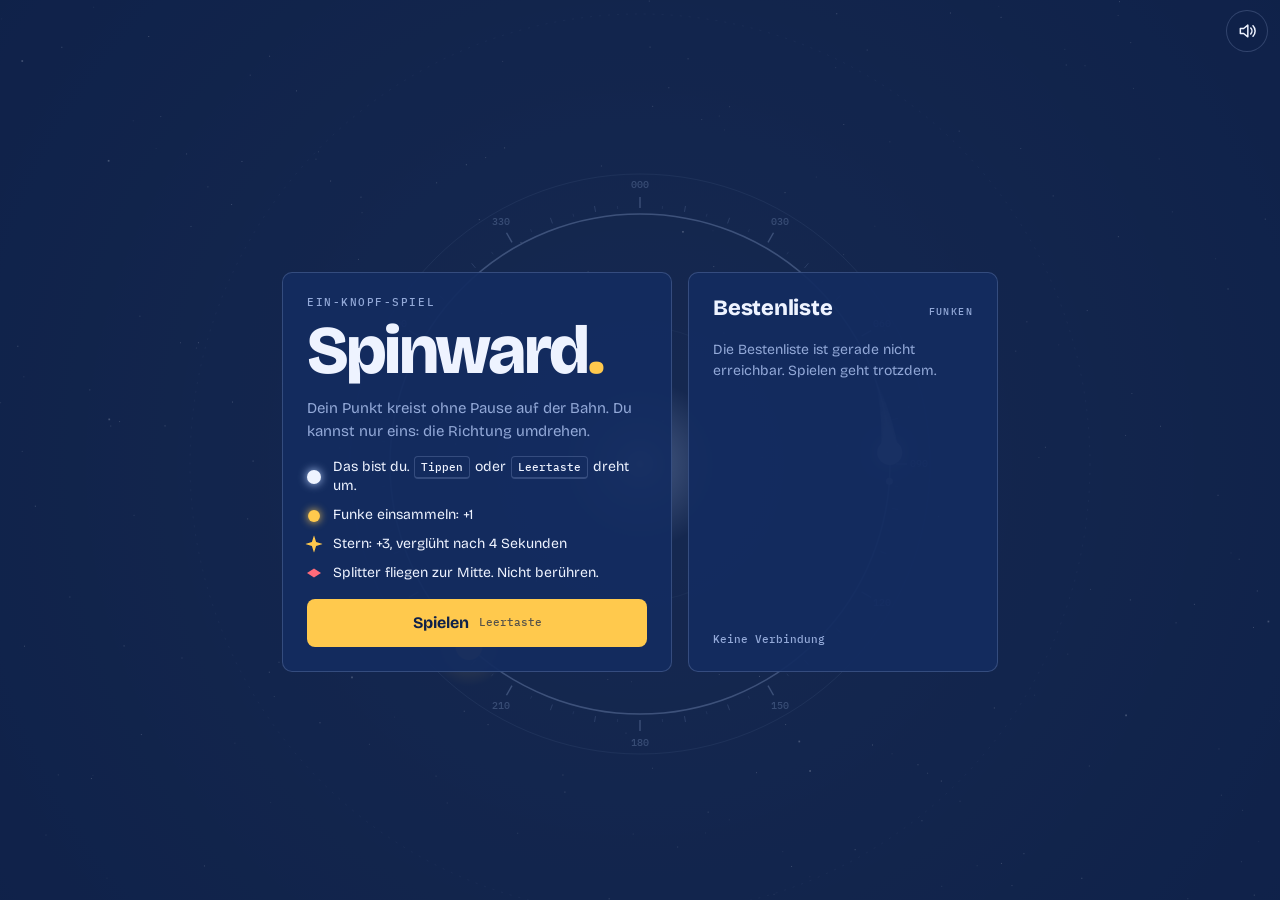
<file: umlauf/index.html>
<!doctype html>
<html lang="de">
<head>
<meta charset="utf-8">
<meta name="viewport" content="width=device-width, initial-scale=1">
<title>Spinward</title>
<link rel="canonical" href="https://timleonhardt.de/spinward/">
<meta http-equiv="refresh" content="0; url=../spinward/">
<script>location.replace('../spinward/' + location.search + location.hash);</script>
</head>
<body style="margin:0;padding:24px;background:#0b1022;color:#f2f5fc;font:16px/1.5 system-ui,sans-serif">
<p>Umlauf heißt jetzt Spinward. <a href="../spinward/" style="color:#ffc94d">Weiter zu Spinward</a></p>
</body>
</html>
</file>
